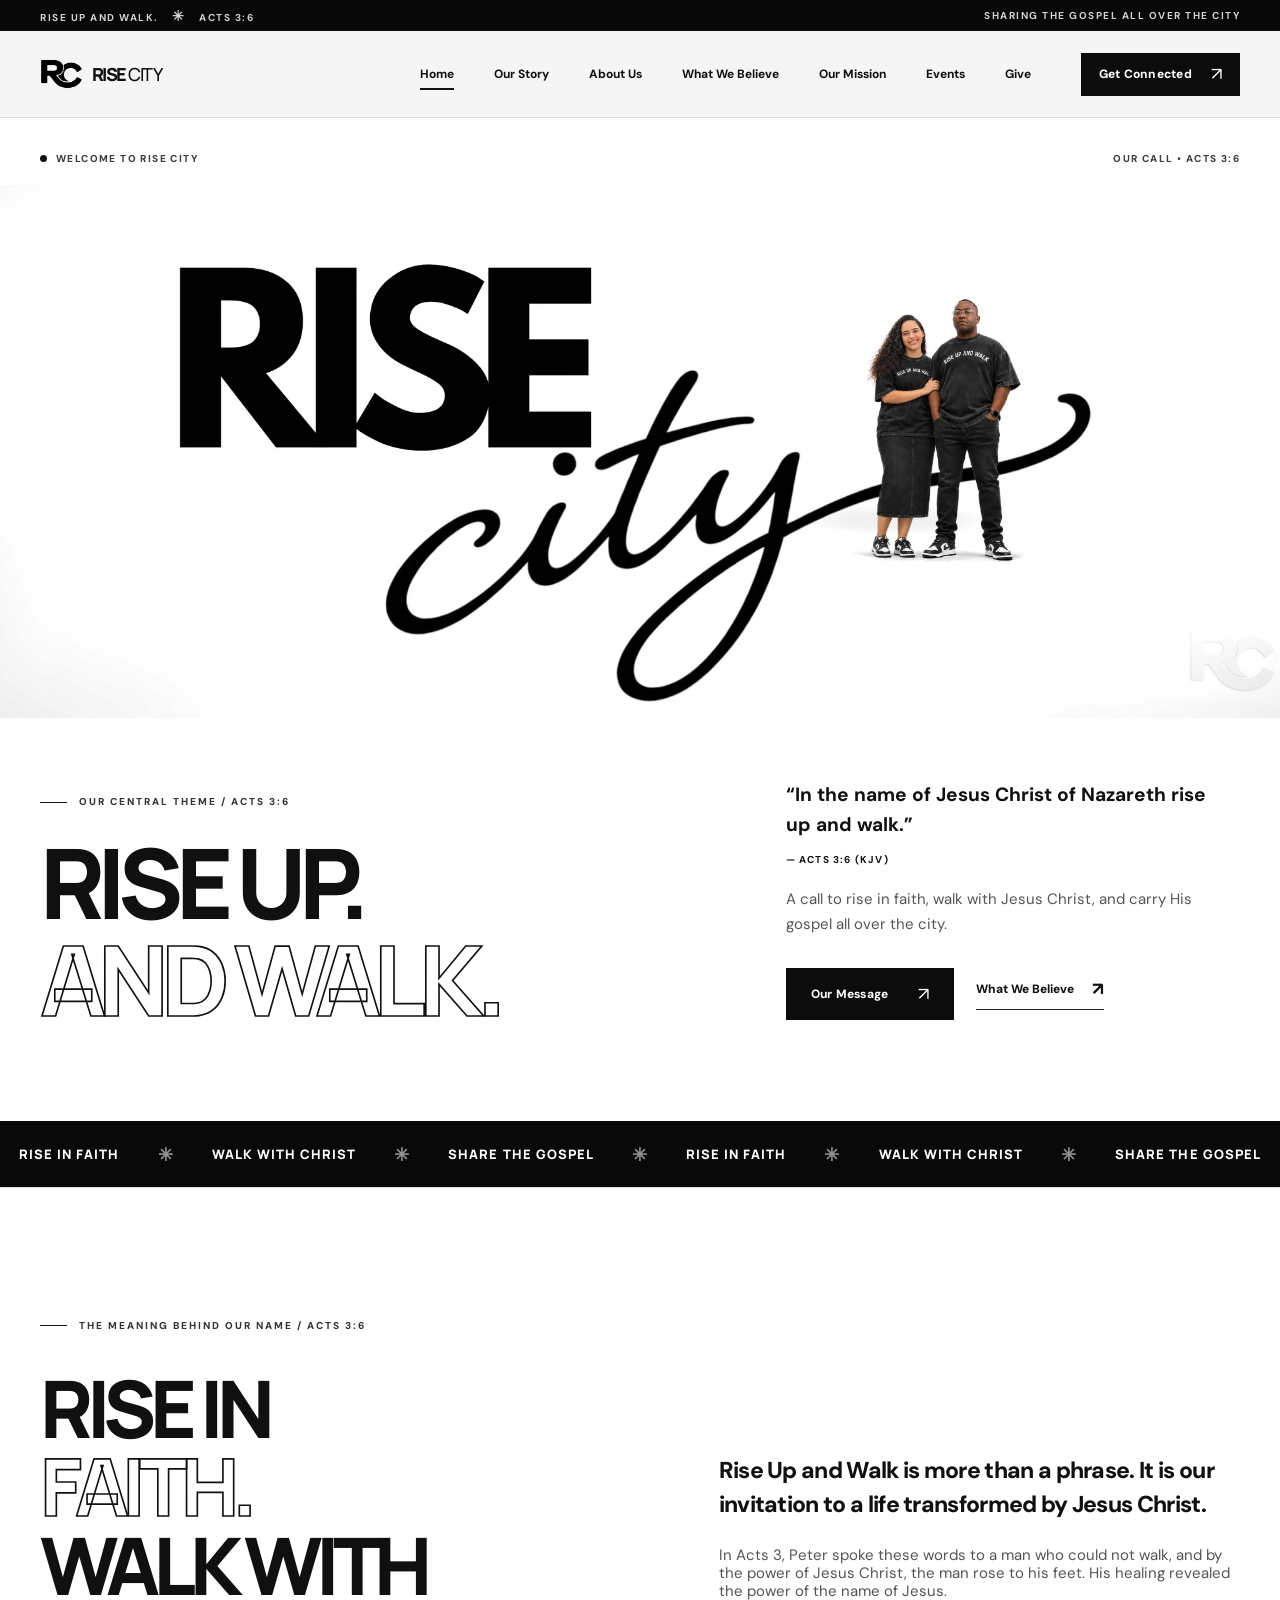
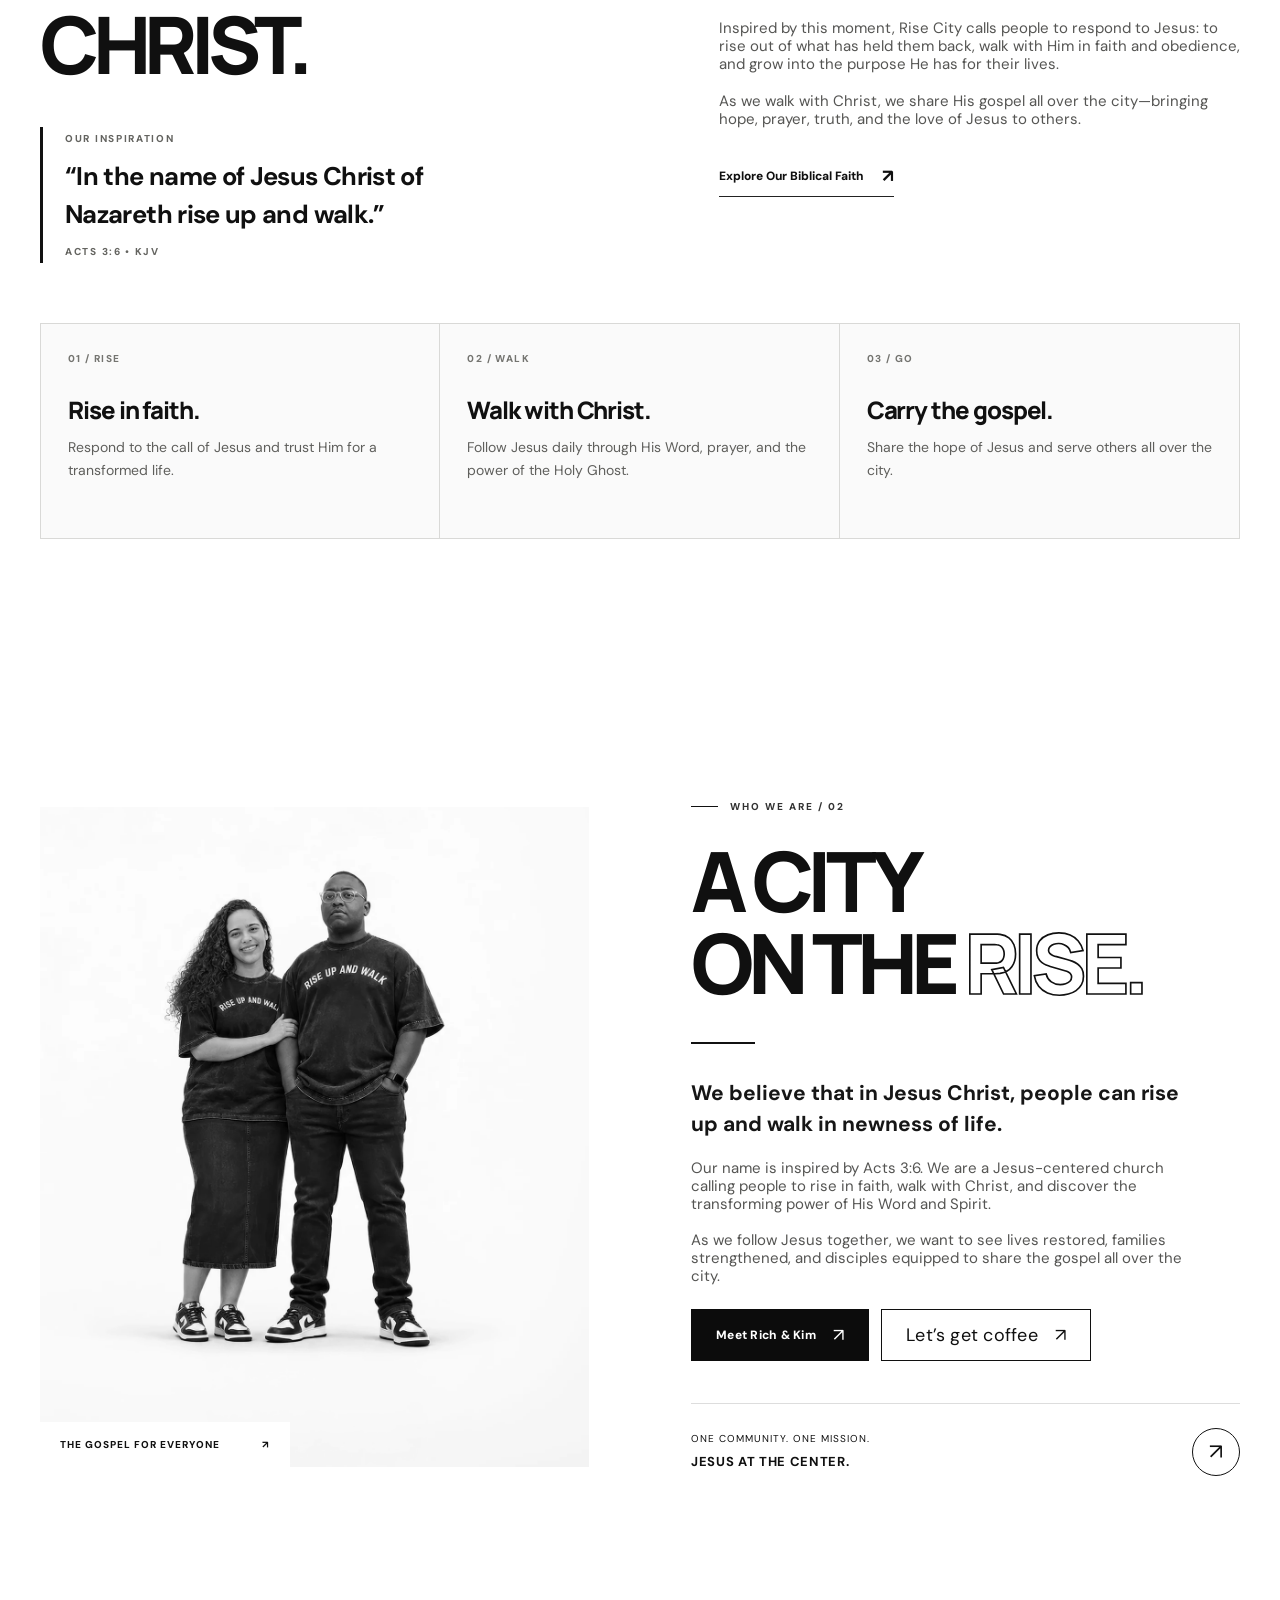
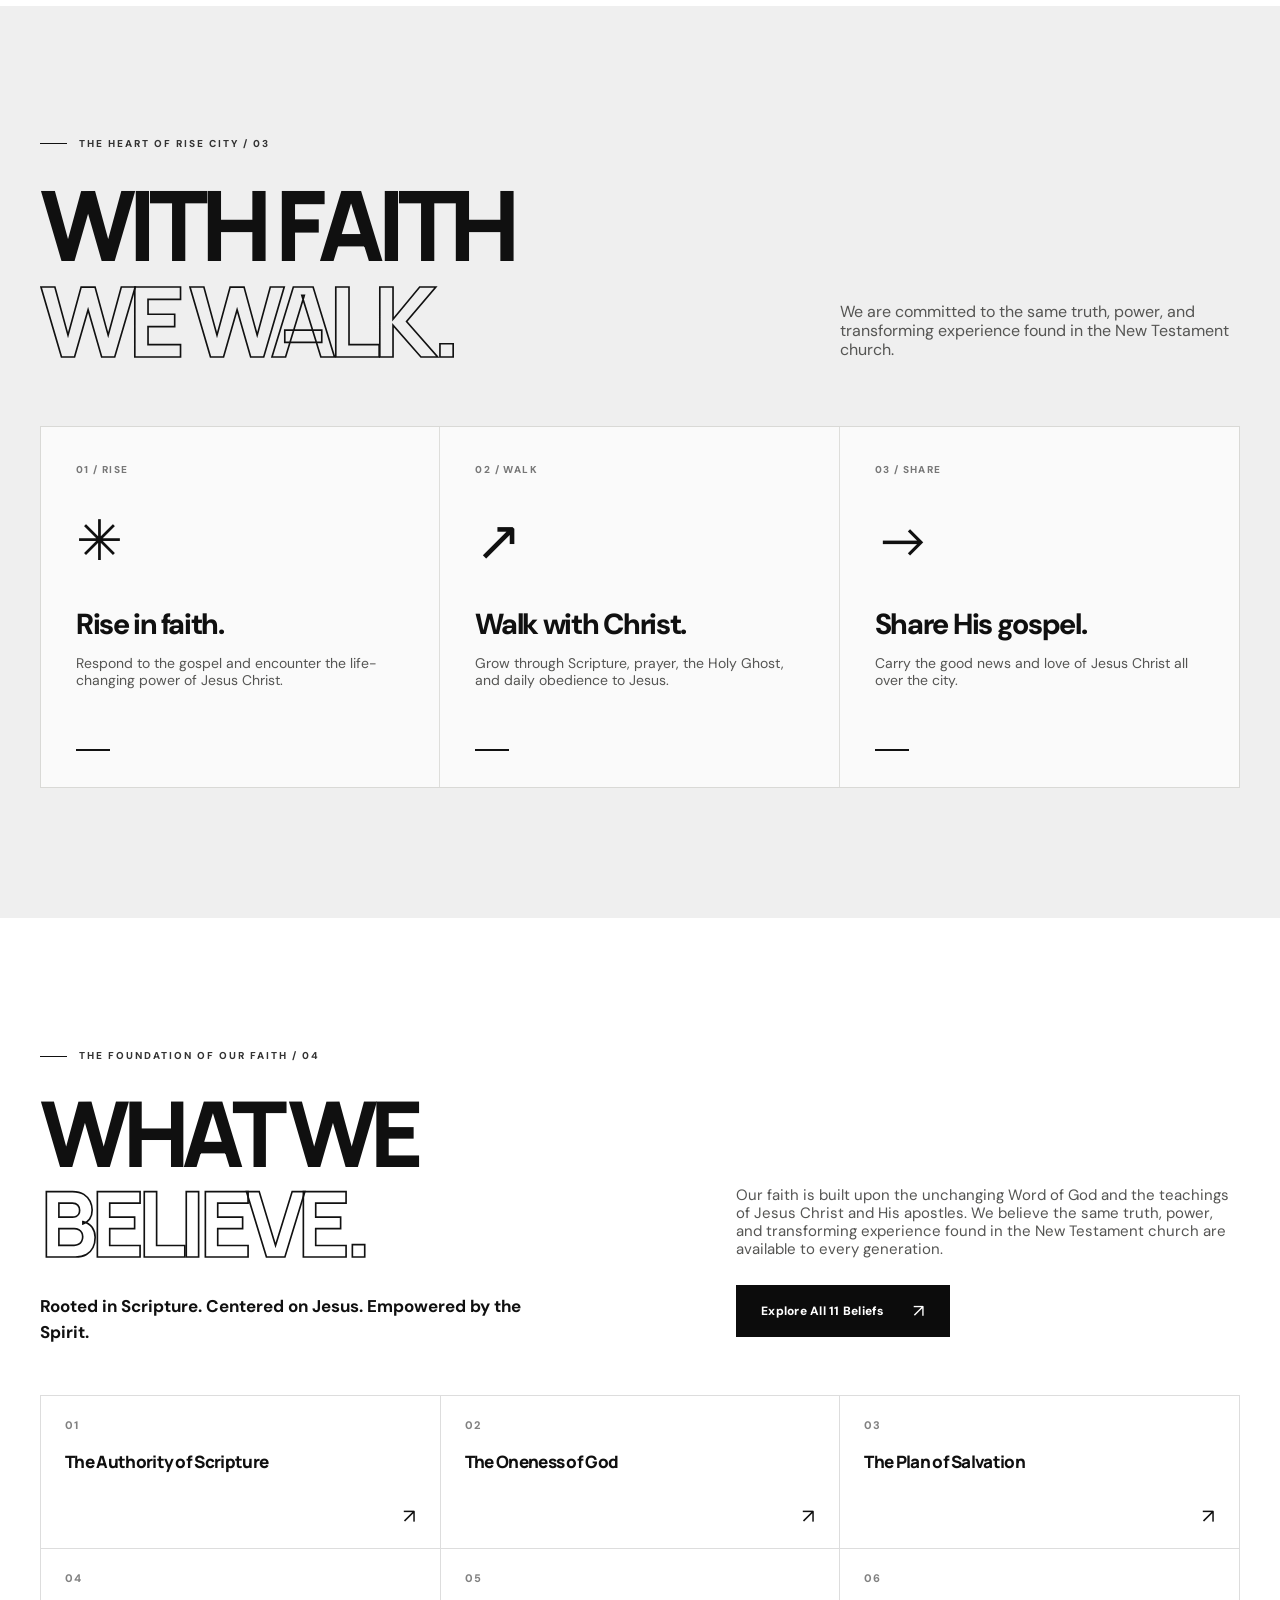
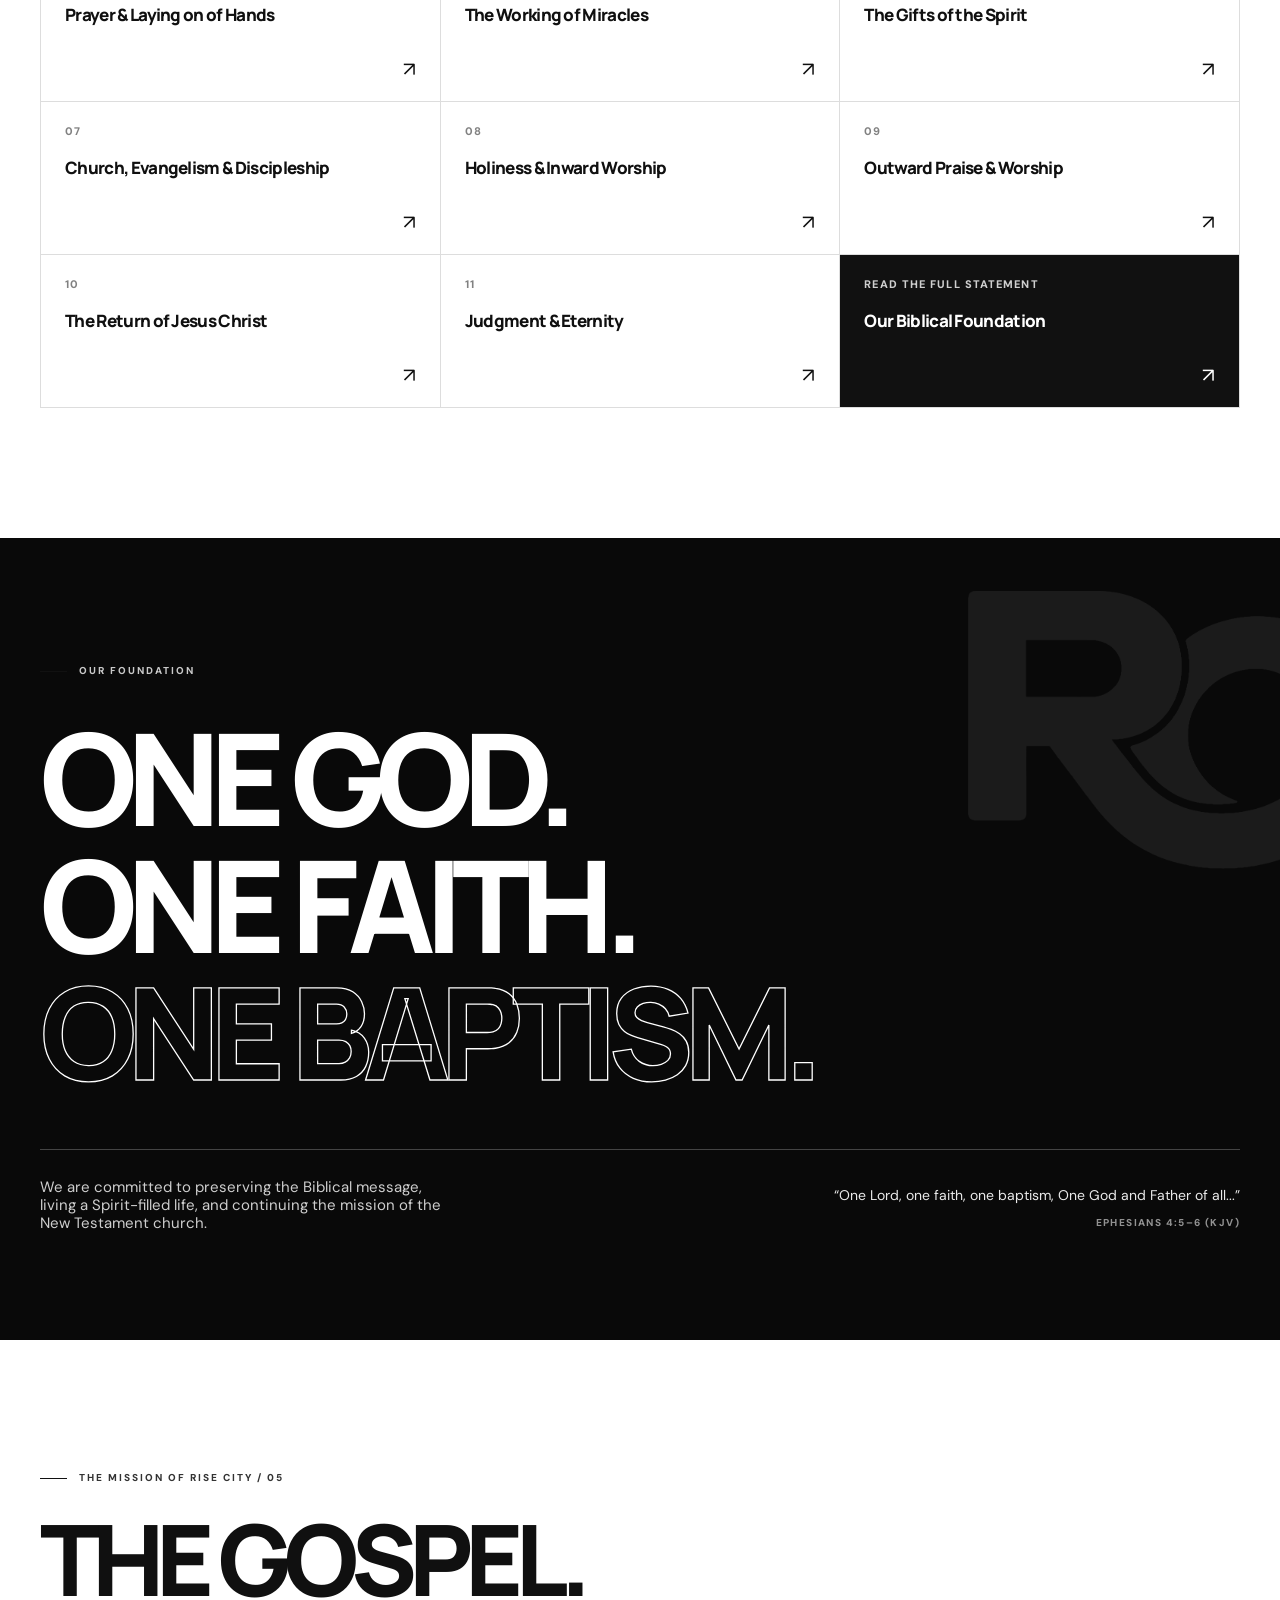
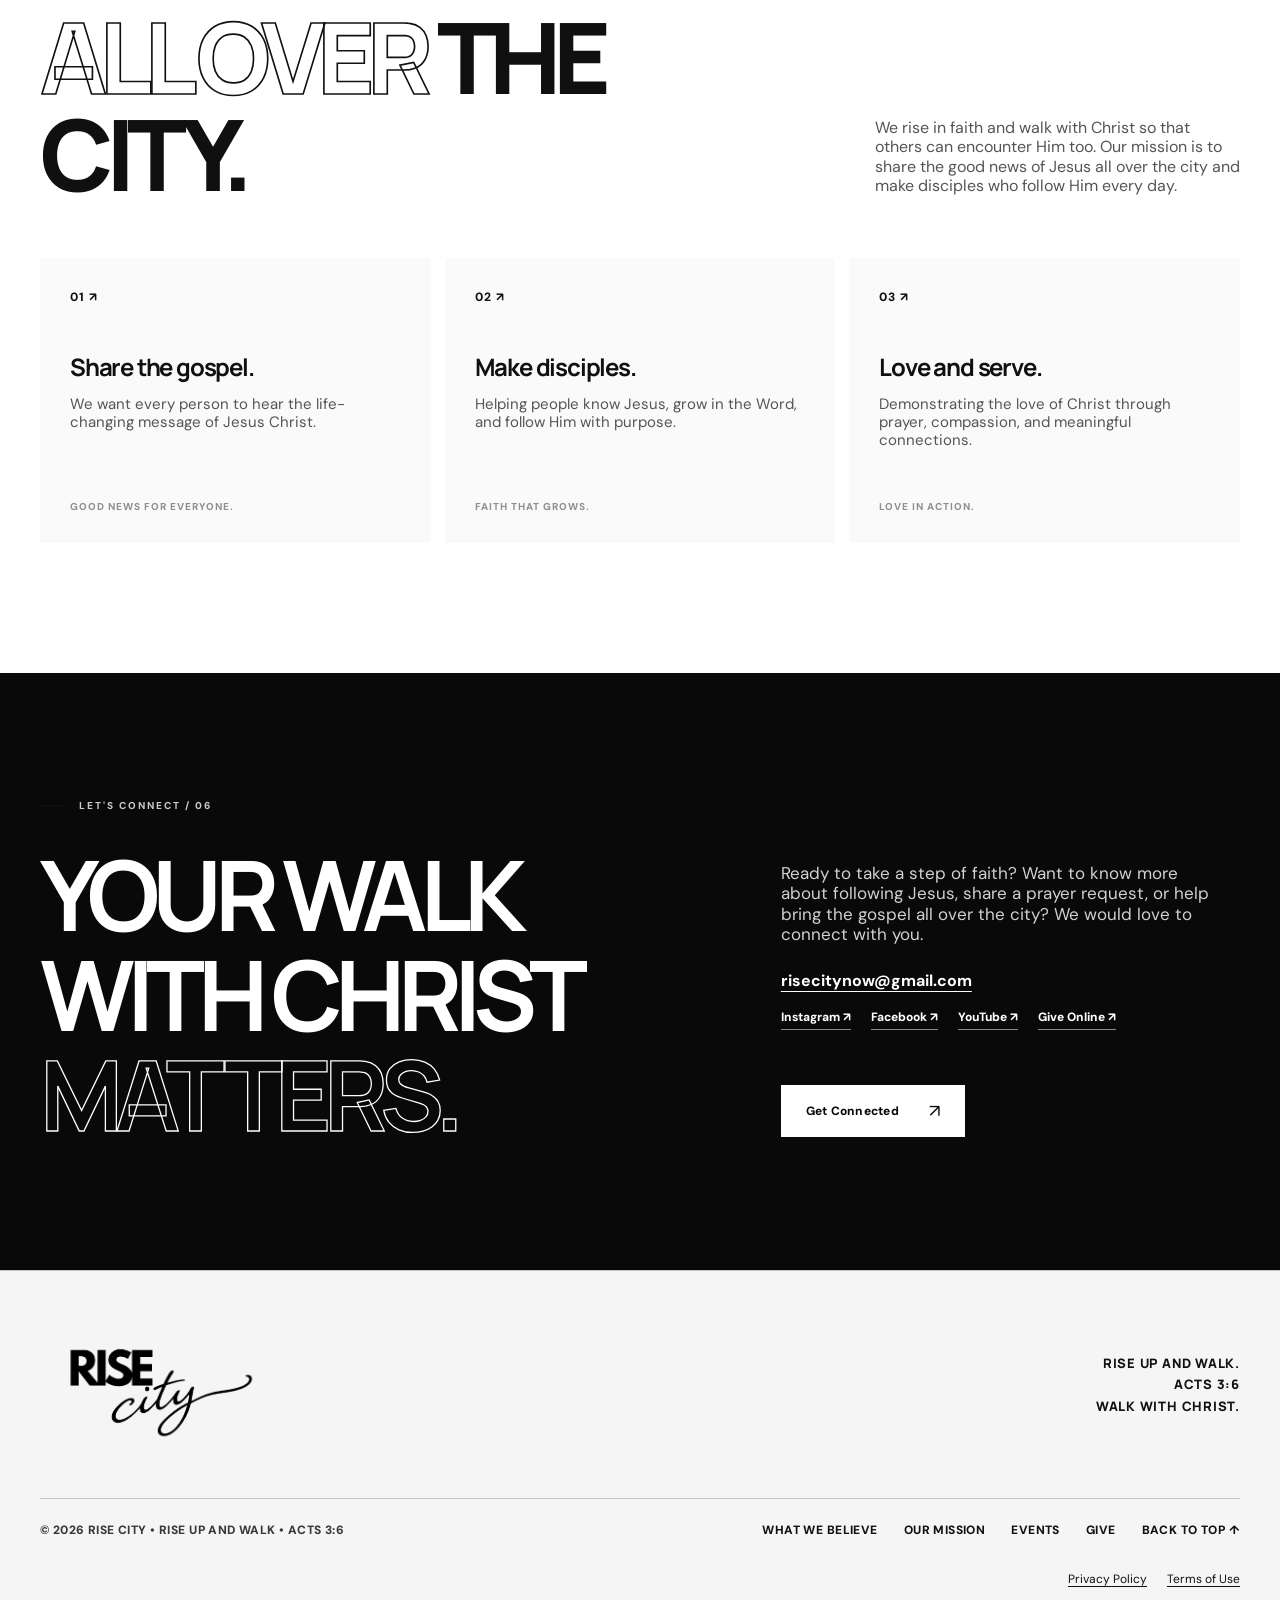
<file: index.html>
<!DOCTYPE html>

<html lang="en">
<head>
<meta charset="utf-8"/>
<meta content="width=device-width, initial-scale=1" name="viewport"/>
<meta content="#eeeeee" name="theme-color"/>
<meta content="Rise City is an Biblical community built around the call of Acts 3:6: Rise up and walk with Christ. Sharing the gospel all over the city." name="description"/>
<meta content="Rise City | Rise Up and Walk" property="og:title"/>
<meta content="Rise Up and Walk. Acts 3:6. Rise in faith, walk with Christ, and share His gospel all over the city." property="og:description"/>
<meta content="website" property="og:type"/>
<meta content="assets/rise-city-social.jpg" property="og:image"/>
<title>Rise City | Rise Up and Walk</title>
<link href="assets/favicon.png" rel="icon" type="image/png"/>
<link href="https://fonts.googleapis.com" rel="preconnect"/>
<link crossorigin="" href="https://fonts.gstatic.com" rel="preconnect"/>
<link href="https://fonts.googleapis.com/css2?family=DM+Sans:wght@400;500;600;700;800&amp;family=Manrope:wght@400;500;600;700;800&amp;family=Inter:wght@400;500;600;700;800&amp;family=Space+Grotesk:wght@400;500;600;700&amp;family=Playfair+Display:wght@400;500;600;700;800&amp;display=swap" rel="stylesheet"/>
<link href="styles.css" rel="stylesheet"/>

<script defer="" src="script.js"></script><script defer src="cms-content.js"></script><script defer src="page-links.js"></script>
</head>
<body>
<a class="skip-link" href="#main">Skip to content</a>
<div class="topline"><div class="wrap topbar-inner"><span>RISE UP AND WALK. <span class="topline-star">✳</span> ACTS 3:6</span><span>SHARING THE GOSPEL ALL OVER THE CITY</span></div></div>
<header class="site-header" id="top">
<div class="wrap nav-shell">
<a aria-label="Rise City — home" class="brand" href="index.html"><img alt="" height="798" src="assets/rc-monogram.png" width="1107"/><span>RISE <strong>CITY</strong></span></a>
<nav aria-label="Main navigation" class="nav-links">
<a class="nav-active" href="#top">Home</a>
<a href="#our-story">Our Story</a>
<a href="beliefs.html">What We Believe</a>
<a href="#mission">Our Mission</a>
</nav>
<div class="nav-right"><a class="btn btn-black btn-small" href="#connect">Get Connected <span aria-hidden="true">↗</span></a><button aria-controls="mobile-menu" aria-expanded="false" aria-label="Open navigation" class="menu-button" id="menu-button" type="button"><span></span><span></span></button></div>
</div>
<nav aria-label="Mobile navigation" class="mobile-menu" hidden="" id="mobile-menu">
<a href="#top">Home <span aria-hidden="true">↗</span></a><a href="#our-story">Our Story <span aria-hidden="true">↗</span></a><a href="beliefs.html">What We Believe <span aria-hidden="true">↗</span></a><a href="#mission">Our Mission <span aria-hidden="true">↗</span></a><a href="#connect">Get Connected <span aria-hidden="true">↗</span></a>
</nav>
</header>
<main id="main">
<section aria-labelledby="hero-heading" class="hero">
<div class="hero-topline wrap"><span><span class="pulse-dot"></span> WELCOME TO RISE CITY</span><span>OUR CALL • ACTS 3:6</span></div>
<div class="hero-banner"><img alt="Rise City logo with two people in Rise Up and Walk clothing" class="hero-banner-image" fetchpriority="high" height="853" src="assets/rise-city-hero.webp" width="2048"/></div>
<div aria-label="Rise City" class="hero-mobile-art"><img alt="Rise City" class="mobile-wordmark" height="929" src="assets/rise-city-wordmark.png" width="1806"/><img alt="Two members of the Rise City community standing together" class="mobile-people" height="1560" src="assets/rise-city-people.webp" width="1200"/></div>
<div class="hero-bottom wrap">
<div class="hero-message"><div class="section-kicker"><span class="line-mark"></span> OUR CENTRAL THEME / ACTS 3:6</div>
<h1 id="hero-heading">RISE UP.<br/><span class="outline-word">AND WALK.</span></h1>
</div>
<div class="hero-bottom-right">
<p class="hero-verse">“In the name of Jesus Christ of Nazareth rise up and walk.” <strong>— ACTS 3:6 (KJV)</strong></p>
<p class="hero-invitation">A call to rise in faith, walk with Jesus Christ, and carry His gospel all over the city.</p>
<div class="button-row"><a class="btn btn-black" href="#rise-and-walk">Our Message <span aria-hidden="true">↗</span></a><a class="text-link" href="beliefs.html">What We Believe <span aria-hidden="true">↗</span></a></div>
</div>
</div>
</section>
<div class="statement-bar"><div class="statement-track"><span>RISE IN FAITH</span><i>✳</i><span>WALK WITH CHRIST</span><i>✳</i><span>SHARE THE GOSPEL</span><i>✳</i><span>RISE IN FAITH</span><i>✳</i><span>WALK WITH CHRIST</span><i>✳</i><span>SHARE THE GOSPEL</span></div></div>
<section aria-labelledby="calling-heading" class="calling section-pad" id="rise-and-walk">
<div class="wrap">
<div class="section-kicker"><span class="line-mark"></span> THE MEANING BEHIND OUR NAME / ACTS 3:6</div>
<div class="calling-layout">
<div class="calling-lead">
<h2 class="display" id="calling-heading">RISE IN<br/><span class="outline-word">FAITH.</span><br/>WALK WITH<br/>CHRIST.</h2>
<div class="calling-verse"><span>OUR INSPIRATION</span><blockquote>“In the name of Jesus Christ of Nazareth rise up and walk.”</blockquote><cite>ACTS 3:6 • KJV</cite></div>
</div>
<div class="calling-copy">
<p class="lead">Rise Up and Walk is more than a phrase. It is our invitation to a life transformed by Jesus Christ.</p>
<p>In Acts 3, Peter spoke these words to a man who could not walk, and by the power of Jesus Christ, the man rose to his feet. His healing revealed the power of the name of Jesus.</p>
<p>Inspired by this moment, Rise City calls people to respond to Jesus: to rise out of what has held them back, walk with Him in faith and obedience, and grow into the purpose He has for their lives.</p>
<p>As we walk with Christ, we share His gospel all over the city—bringing hope, prayer, truth, and the love of Jesus to others.</p>
<a class="text-link" href="beliefs.html">Explore Our Biblical Faith <span aria-hidden="true">↗</span></a>
</div>
</div>
<div aria-label="Our threefold response" class="calling-steps">
<article><span>01 / RISE</span><h3>Rise in faith.</h3><p>Respond to the call of Jesus and trust Him for a transformed life.</p></article>
<article><span>02 / WALK</span><h3>Walk with Christ.</h3><p>Follow Jesus daily through His Word, prayer, and the power of the Holy Ghost.</p></article>
<article><span>03 / GO</span><h3>Carry the gospel.</h3><p>Share the hope of Jesus and serve others all over the city.</p></article>
</div>
</div>
</section>
<section aria-labelledby="story-heading" class="story section-pad" id="our-story"><div class="wrap story-grid"><div class="story-image-wrap"><img alt="Two people wearing Rise Up and Walk shirts" height="1560" loading="lazy" src="assets/rise-city-people.webp" width="1200"/><span class="image-corner">THE GOSPEL FOR EVERYONE <span aria-hidden="true">↗</span></span></div><div class="story-copy"><div class="section-kicker"><span class="line-mark"></span> WHO WE ARE / 02</div><h2 class="display" id="story-heading">A CITY<br/>ON THE <span class="outline-word">RISE.</span></h2><div class="short-rule"></div><p class="lead">We believe that in Jesus Christ, people can rise up and walk in newness of life.</p><p>Our name is inspired by Acts 3:6. We are a Jesus-centered Biblical community calling people to rise in faith, walk with Christ, and discover the transforming power of His Word and Spirit.</p><p>As we follow Jesus together, we want to see lives restored, families strengthened, and disciples equipped to share the gospel all over the city.</p>
<a class="btn btn-black"
   href="meet-rich-and-kim.html"
   style="margin-top: 24px;">
  Meet Rich &amp; Kim
  <span aria-hidden="true">↗</span>
</a>
<div class="story-footer"><span>ONE COMMUNITY. ONE MISSION.<br/><strong>JESUS AT THE CENTER.</strong></span><a aria-label="Explore our mission" class="arrow-circle" href="#mission">↗</a></div></div></div></section>
<section aria-labelledby="heart-heading" class="pillars section-pad" id="our-heart"><div class="wrap"><div class="split-heading"><div><div class="section-kicker"><span class="line-mark"></span> THE HEART OF RISE CITY / 03</div><h2 class="display" id="heart-heading">A FAITH<br/><span class="outline-word">WE WALK.</span></h2></div><p>We are committed to the same truth, power, and transforming experience found in the New Testament church.</p></div><div class="pillar-grid"><article class="pillar"><span class="pillar-no">01 / RISE</span><div class="pillar-symbol">✳</div><h3>Rise in faith.</h3><p>Respond to the gospel and encounter the life-changing power of Jesus Christ.</p><span class="pillar-line"></span></article><article class="pillar"><span class="pillar-no">02 / WALK</span><div class="pillar-symbol">↗</div><h3>Walk with Christ.</h3><p>Grow through Scripture, prayer, the Holy Ghost, and daily obedience to Jesus.</p><span class="pillar-line"></span></article><article class="pillar"><span class="pillar-no">03 / SHARE</span><div class="pillar-symbol">→</div><h3>Share His gospel.</h3><p>Carry the good news and love of Jesus Christ all over the city.</p><span class="pillar-line"></span></article></div></div></section>
<section aria-labelledby="beliefs-heading" class="beliefs-preview section-pad" id="beliefs"><div class="wrap"><div class="section-kicker"><span class="line-mark"></span> THE FOUNDATION OF OUR FAITH / 04</div><div class="believers-intro"><div><h2 class="display" id="beliefs-heading">WHAT WE<br/><span class="outline-word">BELIEVE.</span></h2><p class="lead">Rooted in Scripture. Centered on Jesus. Empowered by the Spirit.</p></div><div class="intro-right"><p>Our faith is built upon the unchanging Word of God and the teachings of Jesus Christ and His apostles. We believe the same truth, power, and transforming experience found in the New Testament church are available to every generation.</p><a class="btn btn-black" href="beliefs.html">Explore All 11 Beliefs <span aria-hidden="true">↗</span></a></div></div><div class="belief-link-grid">
<a class="belief-link" href="beliefs.html#scripture"><span>01</span><strong>The Authority of Scripture</strong><b>↗</b></a>
<a class="belief-link" href="beliefs.html#oneness"><span>02</span><strong>The Oneness of God</strong><b>↗</b></a>
<a class="belief-link" href="beliefs.html#salvation"><span>03</span><strong>The Plan of Salvation</strong><b>↗</b></a>
<a class="belief-link" href="beliefs.html#prayer"><span>04</span><strong>Prayer &amp; Laying on of Hands</strong><b>↗</b></a>
<a class="belief-link" href="beliefs.html#miracles"><span>05</span><strong>The Working of Miracles</strong><b>↗</b></a>
<a class="belief-link" href="beliefs.html#gifts"><span>06</span><strong>The Gifts of the Spirit</strong><b>↗</b></a>
<a class="belief-link" href="beliefs.html#church"><span>07</span><strong>Church, Evangelism &amp; Discipleship</strong><b>↗</b></a>
<a class="belief-link" href="beliefs.html#holiness"><span>08</span><strong>Holiness &amp; Inward Worship</strong><b>↗</b></a>
<a class="belief-link" href="beliefs.html#praise"><span>09</span><strong>Outward Praise &amp; Worship</strong><b>↗</b></a>
<a class="belief-link" href="beliefs.html#return"><span>10</span><strong>The Return of Jesus Christ</strong><b>↗</b></a>
<a class="belief-link" href="beliefs.html#eternity"><span>11</span><strong>Judgment &amp; Eternity</strong><b>↗</b></a>
<a class="belief-link belief-link-all" href="beliefs.html"><span>READ THE FULL STATEMENT</span><strong>Our Biblical Foundation</strong><b>↗</b></a>
</div></div></section>
<section aria-labelledby="foundation-heading" class="foundation"><div class="wrap foundation-inner"><div class="section-kicker light-kicker"><span class="line-mark"></span> OUR FOUNDATION</div><h2 id="foundation-heading">ONE GOD.<br/>ONE FAITH.<br/><span>ONE BAPTISM.</span></h2><div class="foundation-bottom"><p>We are committed to preserving the Biblical message, living a Spirit-filled life, and continuing the mission of the New Testament church.</p><span>“One Lord, one faith, one baptism, One God and Father of all...”<br/><small>EPHESIANS 4:5–6 (KJV)</small></span></div><img alt="" aria-hidden="true" class="foundation-watermark" loading="lazy" src="assets/rc-monogram.png"/></div></section>
<section aria-labelledby="mission-heading" class="visit section-pad" id="mission"><div class="wrap"><div class="section-kicker"><span class="line-mark"></span> THE MISSION OF RISE CITY / 05</div><div class="visit-intro"><h2 class="display" id="mission-heading">THE GOSPEL.<br/><span class="outline-word">ALL OVER</span> THE CITY.</h2><p>We rise in faith and walk with Christ so that others can encounter Him too. Our mission is to share the good news of Jesus all over the city and make disciples who follow Him every day.</p></div><div class="visit-grid"><article class="visit-card"><span class="visit-icon">01 ↗</span><h3>Share the gospel.</h3><p>We want every person to hear the life-changing message of Jesus Christ.</p><span class="under-label">GOOD NEWS FOR EVERYONE.</span></article><article class="visit-card"><span class="visit-icon">02 ↗</span><h3>Make disciples.</h3><p>Helping people know Jesus, grow in the Word, and follow Him with purpose.</p><span class="under-label">FAITH THAT GROWS.</span></article><article class="visit-card"><span class="visit-icon">03 ↗</span><h3>Love and serve.</h3><p>Demonstrating the love of Christ through prayer, compassion, and meaningful connections.</p><span class="under-label">LOVE IN ACTION.</span></article></div></div></section>
<section aria-labelledby="connect-heading" class="connect-section" id="connect"><div class="wrap connect-grid"><div><div class="section-kicker light-kicker"><span class="line-mark"></span> LET'S CONNECT / 06</div><h2 id="connect-heading">YOUR WALK<br/>WITH CHRIST<br/><span>MATTERS.</span></h2></div><div class="connect-right"><p>Ready to take a step of faith? Want to know more about following Jesus, share a prayer request, or help bring the gospel all over the city? We would love to connect with you.</p><div class="contact-details" id="contact-details"><span class="contact-muted">Contact information and online links will be announced soon.</span></div><div class="social-links" id="social-links"></div><a class="btn btn-white" href="beliefs.html">See What We Believe <span aria-hidden="true">↗</span></a></div></div></section>
</main>
<footer class="footer"><div class="wrap"><div class="footer-top"><a aria-label="Rise City home" href="index.html"><img alt="Rise City" height="929" src="assets/rise-city-wordmark.png" width="1806"/></a><div class="footer-motto">RISE UP AND WALK.<br/>ACTS 3:6<br/><span>WALK WITH CHRIST.</span></div></div><div class="footer-bottom"><span>© <span id="year">2026</span> RISE CITY • RISE UP AND WALK • ACTS 3:6</span><span><a href="beliefs.html">WHAT WE BELIEVE</a> <a href="#mission">OUR MISSION</a> <a href="#top">BACK TO TOP ↑</a></span></div></div></footer>
</body>
</html>
</file>
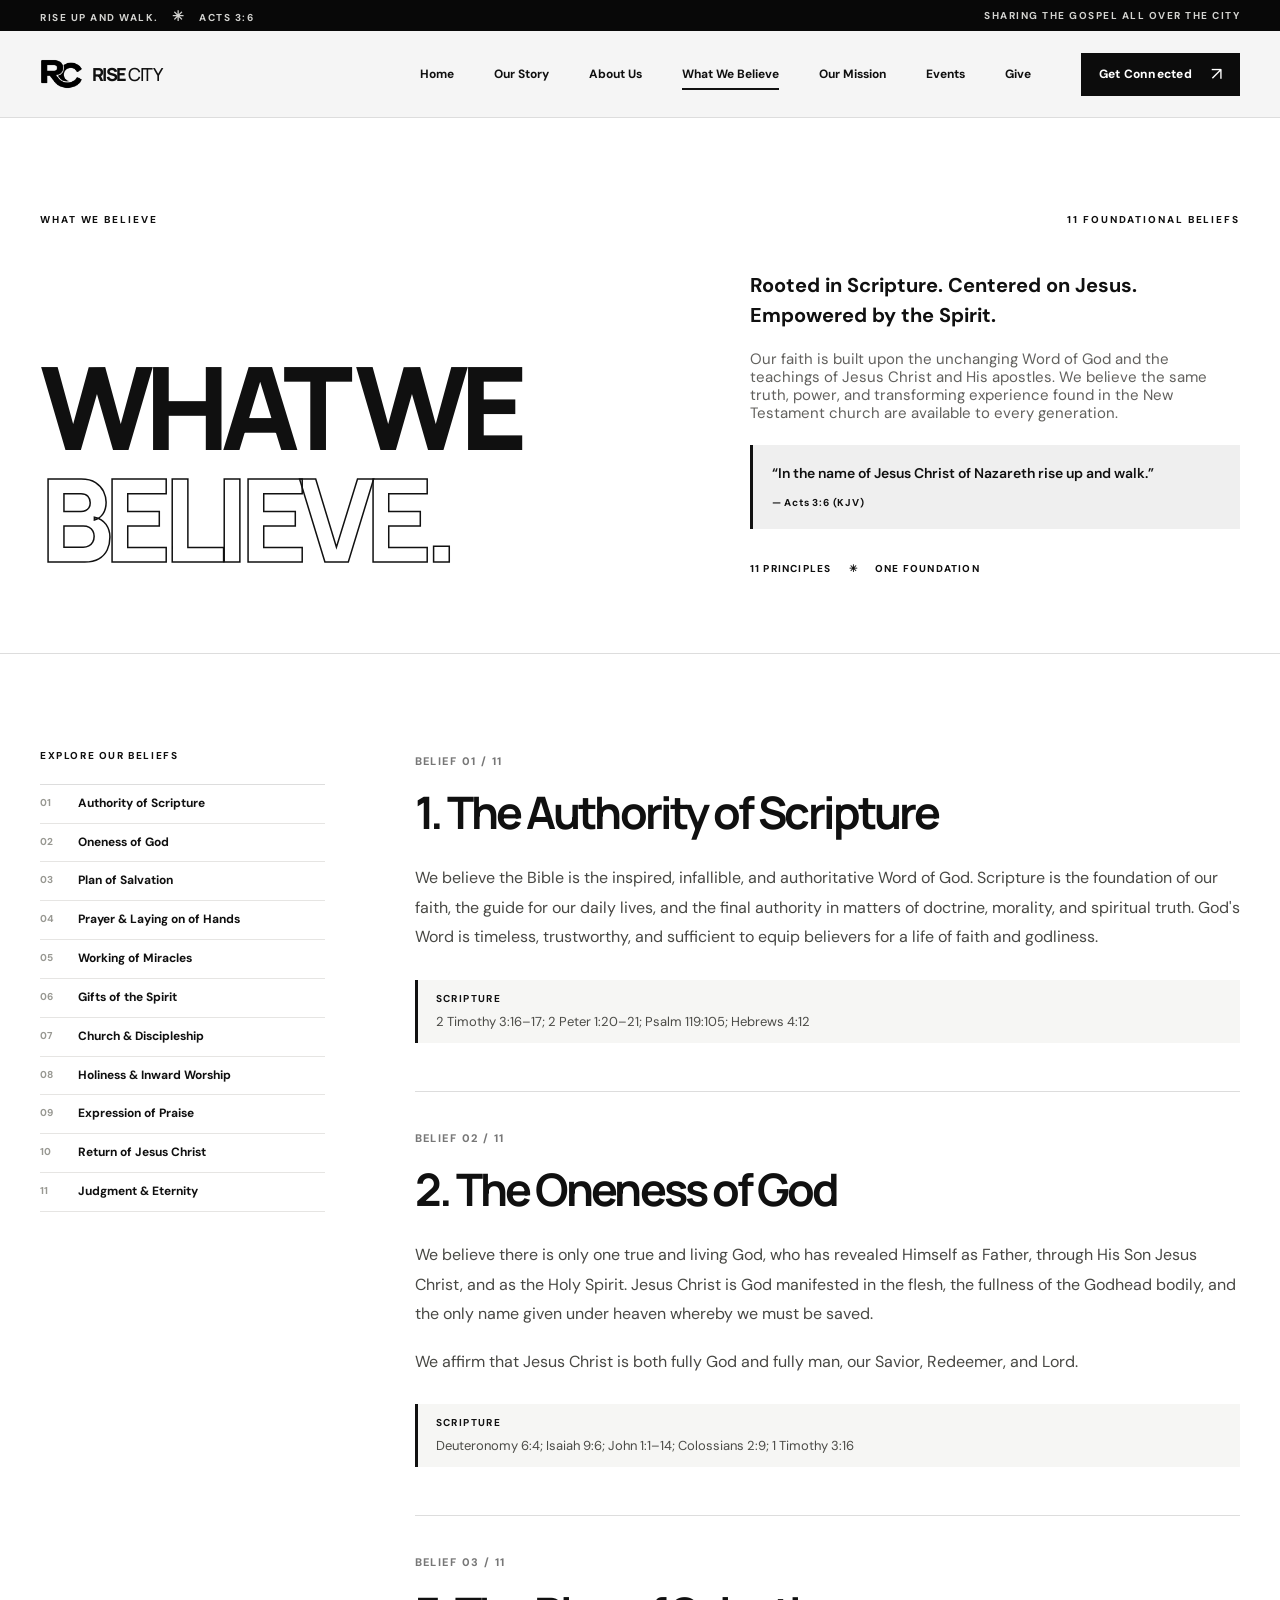
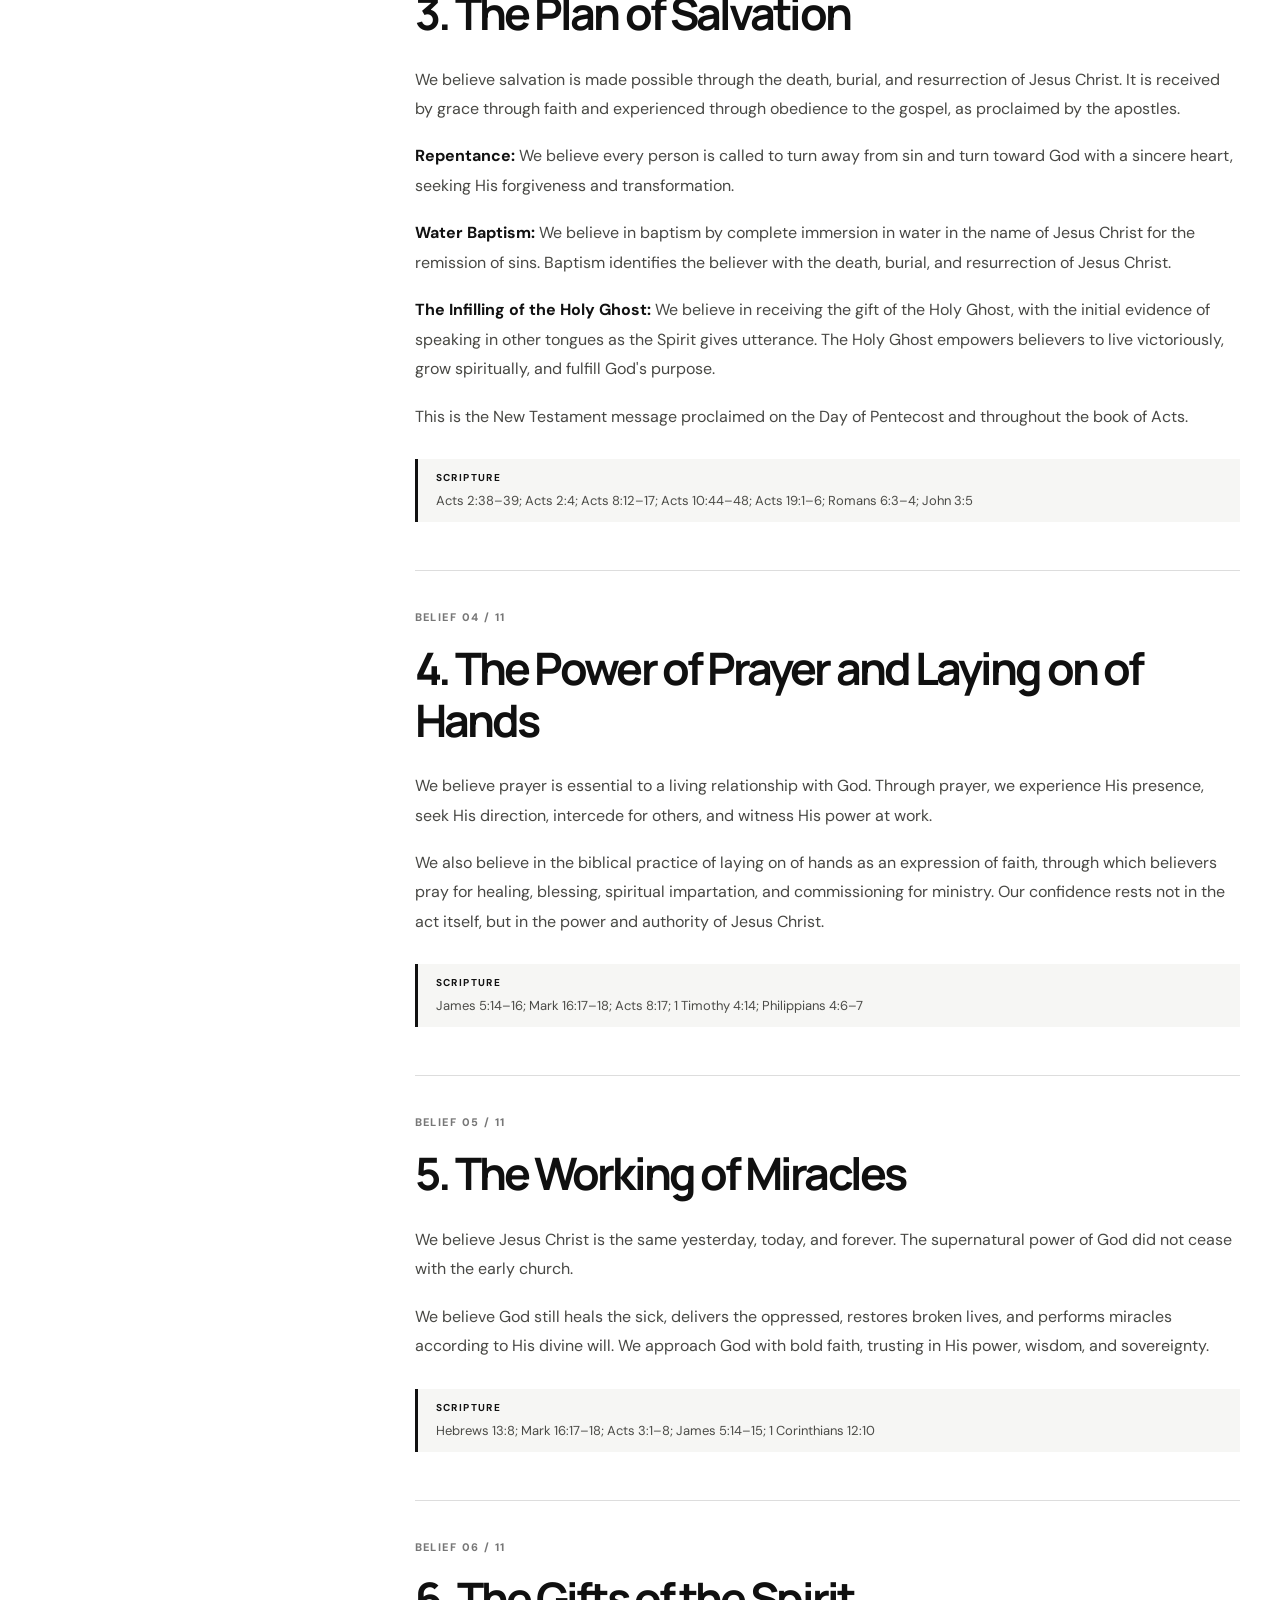
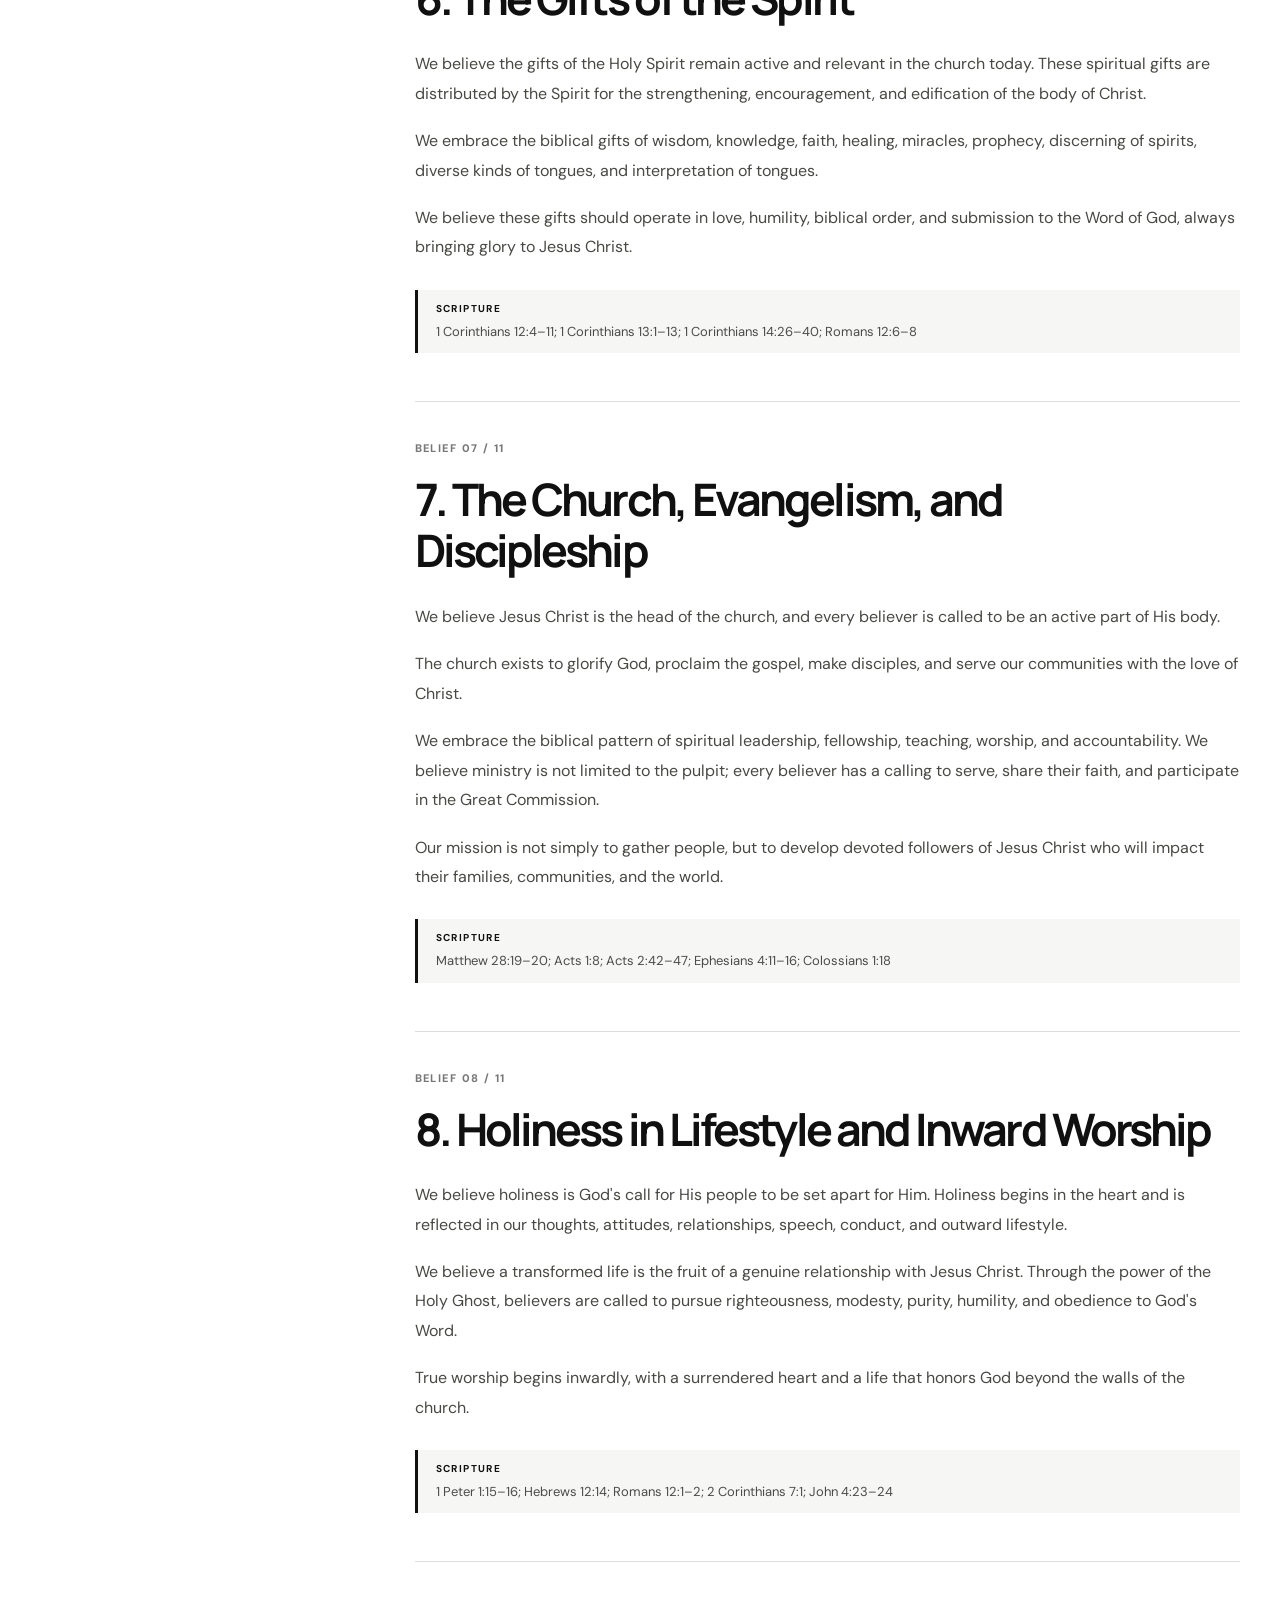
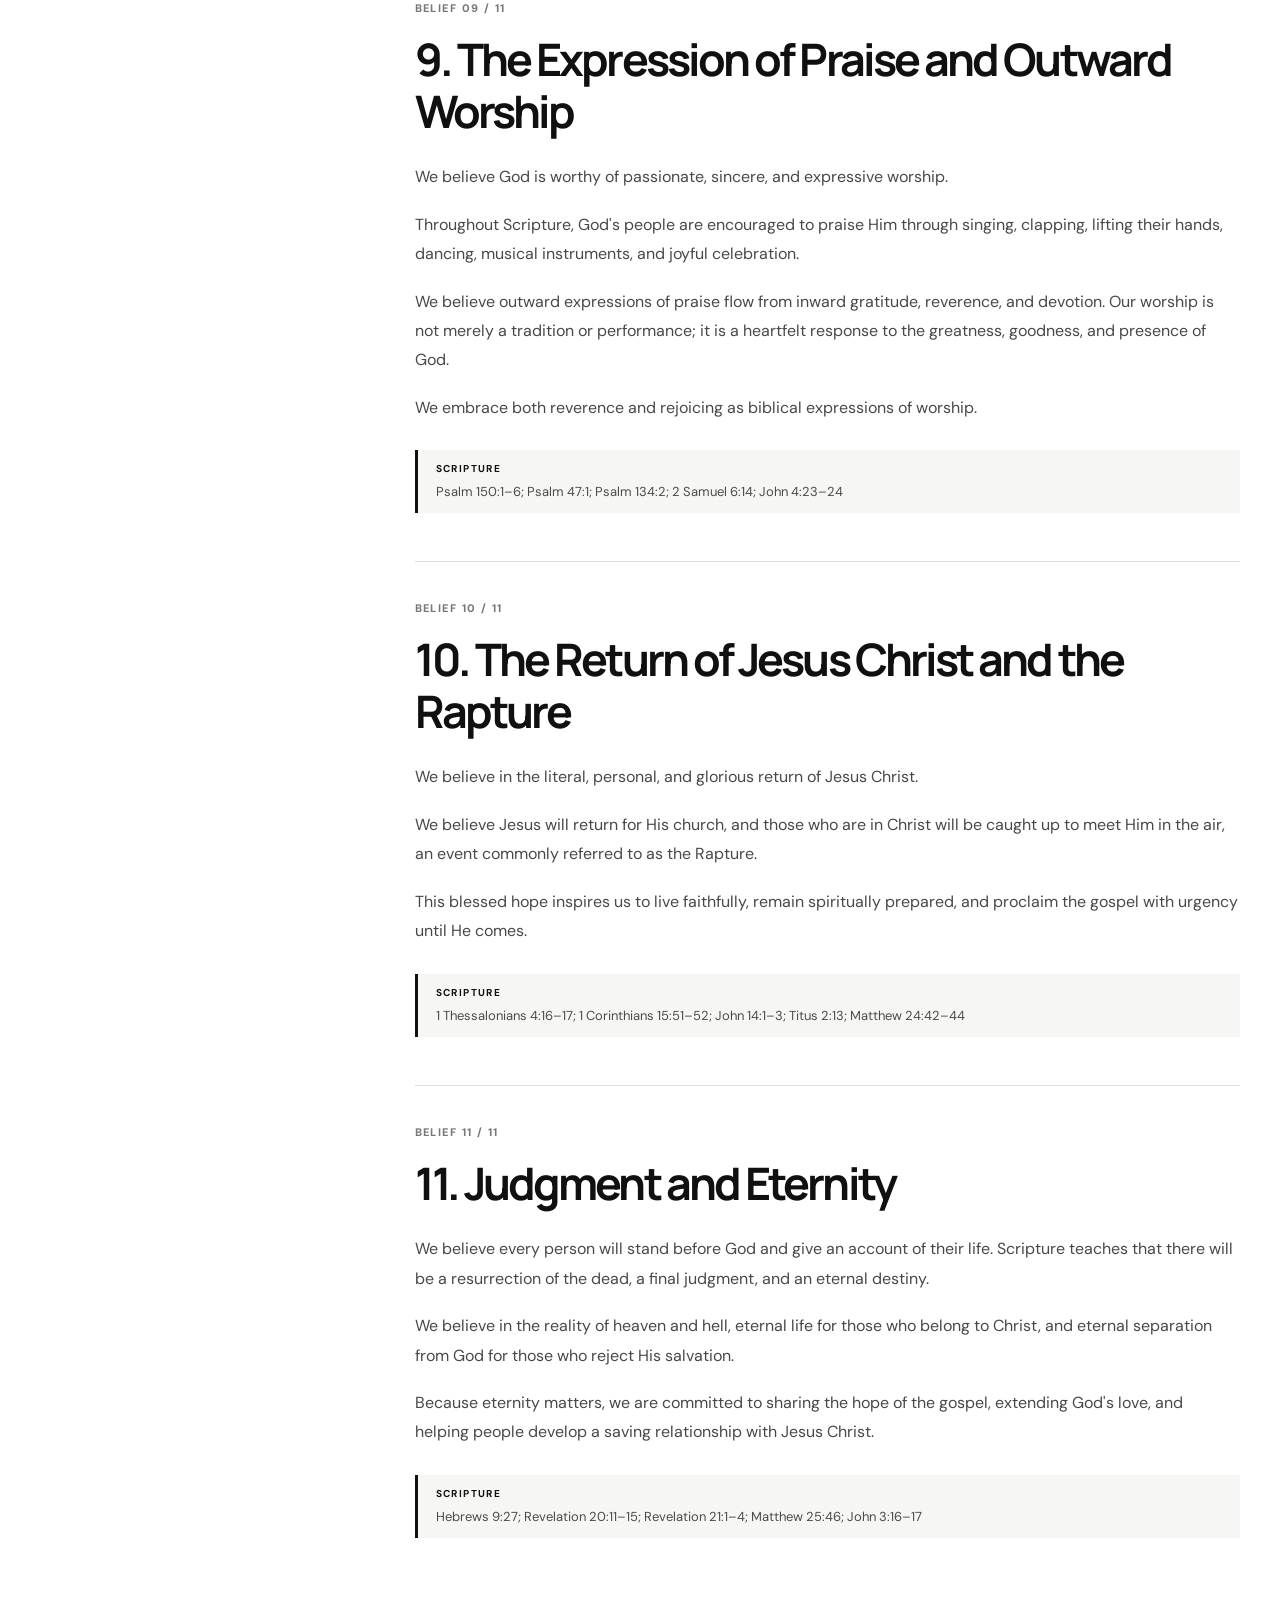
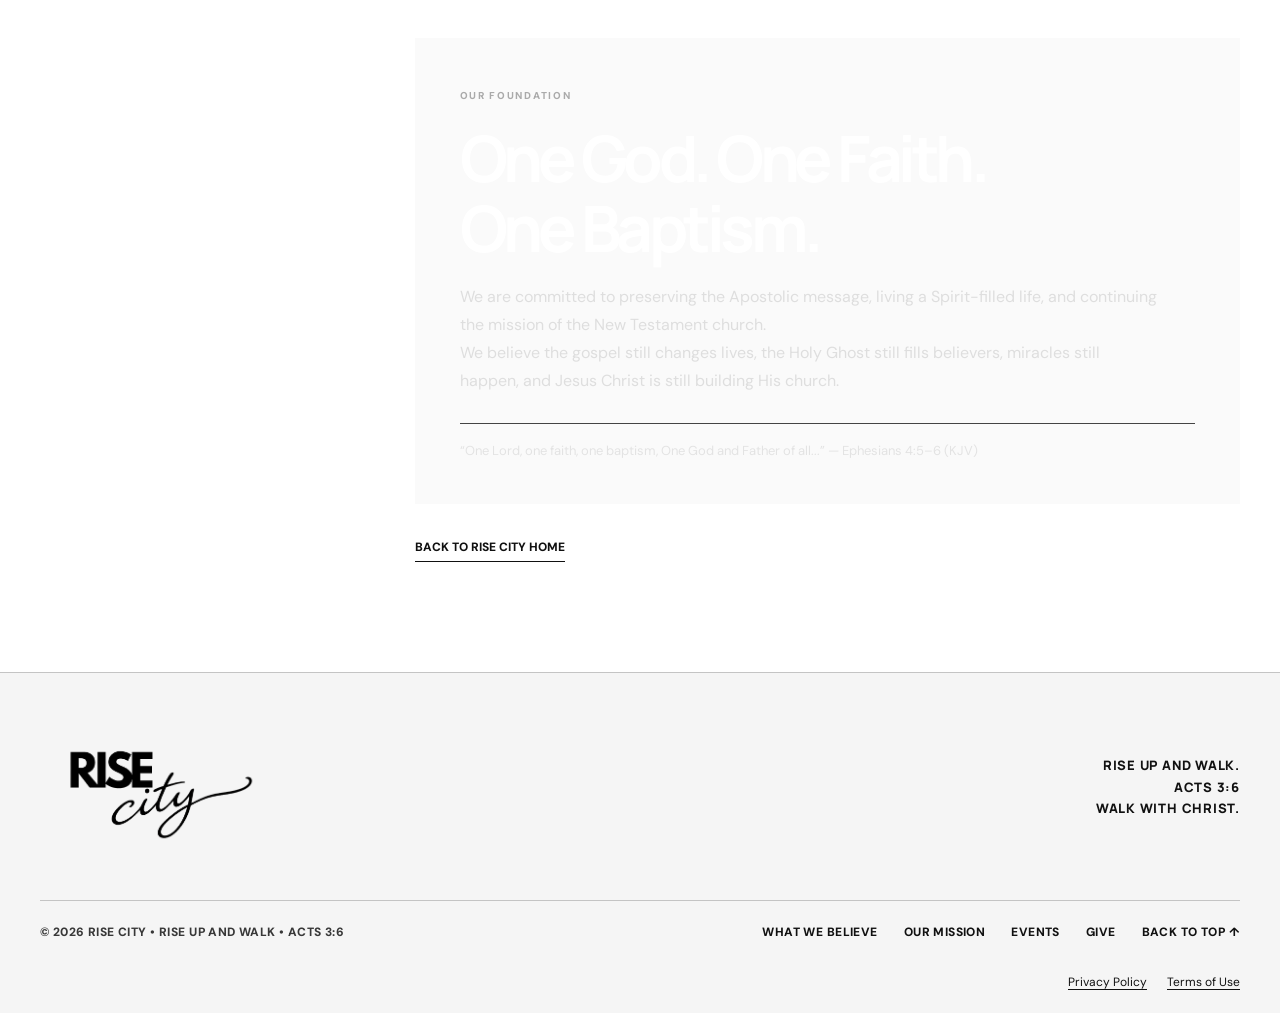
<file: beliefs.html>
<!DOCTYPE html>

<html lang="en">
<head>
<meta charset="utf-8"/><meta content="width=device-width, initial-scale=1" name="viewport"/><meta content="#eeeeee" name="theme-color"/>
<meta content="What We Believe at Rise City: our 11 foundational Apostolic beliefs, from Scripture and the Oneness of God to salvation, worship, miracles, the return of Christ and eternity." name="description"/>
<meta content="website" property="og:type"/><meta content="What We Believe | Rise City" property="og:title"/><meta content="Rise Up and Walk • Acts 3:6. Discover the Apostolic faith that shapes our daily walk with Jesus Christ." property="og:description"/><meta content="assets/rise-city-social.jpg" property="og:image"/>
<title>What We Believe | Rise City</title><link href="assets/favicon.png" rel="icon" type="image/png"/>
<link href="https://fonts.googleapis.com" rel="preconnect"/><link crossorigin="" href="https://fonts.gstatic.com" rel="preconnect"/><link href="https://fonts.googleapis.com/css2?family=DM+Sans:wght@400;500;600;700;800&amp;family=Manrope:wght@400;500;600;700;800&amp;family=Inter:wght@400;500;600;700;800&amp;family=Space+Grotesk:wght@400;500;600;700&amp;family=Playfair+Display:wght@400;500;600;700;800&amp;display=swap" rel="stylesheet"/>
<link href="styles.css" rel="stylesheet"/><script defer="" src="script.js"></script><script defer src="cms-content.js"></script><script defer src="page-links.js"></script>
</head>
<body>
<a class="skip-link" href="#main">Skip to content</a>
<div class="topline"><div class="wrap topbar-inner"><span>RISE UP AND WALK. <span class="topline-star">✳</span> ACTS 3:6</span><span>SHARING THE GOSPEL ALL OVER THE CITY</span></div></div>
<header class="site-header" id="top"><div class="wrap nav-shell">
<a aria-label="Rise City — home" class="brand" href="index.html"><img alt="" height="798" src="assets/rc-monogram.png" width="1107"/><span>RISE <strong>CITY</strong></span></a>
<nav aria-label="Main navigation" class="nav-links"><a href="index.html">Home</a><a href="index.html#our-story">Our Story</a><a aria-current="page" class="nav-active" href="beliefs.html">What We Believe</a><a href="index.html#mission">Our Mission</a></nav>
<div class="nav-right"><a class="btn btn-black btn-small" href="index.html#connect">Get Connected <span aria-hidden="true">↗</span></a><button aria-controls="mobile-menu" aria-expanded="false" aria-label="Open navigation" class="menu-button" id="menu-button" type="button"><span></span><span></span></button></div>
</div><nav aria-label="Mobile navigation" class="mobile-menu" hidden="" id="mobile-menu"><a href="index.html">Home <span aria-hidden="true">↗</span></a><a href="index.html#our-story">Our Story <span aria-hidden="true">↗</span></a><a aria-current="page" href="beliefs.html">What We Believe <span aria-hidden="true">↗</span></a><a href="index.html#mission">Our Mission <span aria-hidden="true">↗</span></a><a href="index.html#connect">Get Connected <span aria-hidden="true">↗</span></a></nav></header>
<main id="main">
<section class="beliefs-hero"><div class="wrap"><div class="bel-line"><span>RISE CITY / THE APOSTOLIC FAITH</span><span>11 FOUNDATIONAL BELIEFS</span></div><div class="bel-hero-grid"><h1 class="bel-hero-title">WHAT WE<br/><span>BELIEVE.</span></h1><div class="bel-hero-right"><p class="bel-hero-sub">Rooted in Scripture. Centered on Jesus. Empowered by the Spirit.</p><p class="bel-hero-desc">Our faith is built upon the unchanging Word of God and the teachings of Jesus Christ and His apostles. We believe the same truth, power, and transforming experience found in the New Testament church are available to every generation.</p><p class="bel-theme">“In the name of Jesus Christ of Nazareth rise up and walk.” <strong>— Acts 3:6 (KJV)</strong></p><p class="bel-hero-stat">11 PRINCIPLES <span style="margin-inline:14px">✳</span> ONE FOUNDATION</p></div></div></div></section>
<section class="beliefs-body"><div class="wrap beliefs-layout"><aside aria-label="Jump to a belief" class="beliefs-aside"><h2>EXPLORE OUR BELIEFS</h2><nav aria-label="Belief sections" class="toc"><a href="#scripture"><span>01</span>Authority of Scripture</a><a href="#oneness"><span>02</span>Oneness of God</a><a href="#salvation"><span>03</span>Plan of Salvation</a><a href="#prayer"><span>04</span>Prayer &amp; Laying on of Hands</a><a href="#miracles"><span>05</span>Working of Miracles</a><a href="#gifts"><span>06</span>Gifts of the Spirit</a><a href="#church"><span>07</span>Church &amp; Discipleship</a><a href="#holiness"><span>08</span>Holiness &amp; Inward Worship</a><a href="#praise"><span>09</span>Expression of Praise</a><a href="#return"><span>10</span>Return of Jesus Christ</a><a href="#eternity"><span>11</span>Judgment &amp; Eternity</a></nav></aside>
<div class="beliefs-text">
<article class="beliefs-article" id="scripture"><span class="article-number">BELIEF 01 / 11</span><h2>1. The Authority of Scripture</h2><p>We believe the Bible is the inspired, infallible, and authoritative Word of God. Scripture is the foundation of our faith, the guide for our daily lives, and the final authority in matters of doctrine, morality, and spiritual truth. God's Word is timeless, trustworthy, and sufficient to equip believers for a life of faith and godliness.</p><p class="scripture">2 Timothy 3:16–17; 2 Peter 1:20–21; Psalm 119:105; Hebrews 4:12</p></article>
<article class="beliefs-article" id="oneness"><span class="article-number">BELIEF 02 / 11</span><h2>2. The Oneness of God</h2><p>We believe there is only one true and living God, who has revealed Himself as Father, through His Son Jesus Christ, and as the Holy Spirit. Jesus Christ is God manifested in the flesh, the fullness of the Godhead bodily, and the only name given under heaven whereby we must be saved.</p><p>We affirm that Jesus Christ is both fully God and fully man, our Savior, Redeemer, and Lord.</p><p class="scripture">Deuteronomy 6:4; Isaiah 9:6; John 1:1–14; Colossians 2:9; 1 Timothy 3:16</p></article>
<article class="beliefs-article" id="salvation"><span class="article-number">BELIEF 03 / 11</span><h2>3. The Plan of Salvation</h2><p>We believe salvation is made possible through the death, burial, and resurrection of Jesus Christ. It is received by grace through faith and experienced through obedience to the gospel, as proclaimed by the apostles.</p><p><strong>Repentance:</strong> We believe every person is called to turn away from sin and turn toward God with a sincere heart, seeking His forgiveness and transformation.</p><p><strong>Water Baptism:</strong> We believe in baptism by complete immersion in water in the name of Jesus Christ for the remission of sins. Baptism identifies the believer with the death, burial, and resurrection of Jesus Christ.</p><p><strong>The Infilling of the Holy Ghost:</strong> We believe in receiving the gift of the Holy Ghost, with the initial evidence of speaking in other tongues as the Spirit gives utterance. The Holy Ghost empowers believers to live victoriously, grow spiritually, and fulfill God's purpose.</p><p>This is the New Testament message proclaimed on the Day of Pentecost and throughout the book of Acts.</p><p class="scripture">Acts 2:38–39; Acts 2:4; Acts 8:12–17; Acts 10:44–48; Acts 19:1–6; Romans 6:3–4; John 3:5</p></article>
<article class="beliefs-article" id="prayer"><span class="article-number">BELIEF 04 / 11</span><h2>4. The Power of Prayer and Laying on of Hands</h2><p>We believe prayer is essential to a living relationship with God. Through prayer, we experience His presence, seek His direction, intercede for others, and witness His power at work.</p><p>We also believe in the biblical practice of laying on of hands as an expression of faith, through which believers pray for healing, blessing, spiritual impartation, and commissioning for ministry. Our confidence rests not in the act itself, but in the power and authority of Jesus Christ.</p><p class="scripture">James 5:14–16; Mark 16:17–18; Acts 8:17; 1 Timothy 4:14; Philippians 4:6–7</p></article>
<article class="beliefs-article" id="miracles"><span class="article-number">BELIEF 05 / 11</span><h2>5. The Working of Miracles</h2><p>We believe Jesus Christ is the same yesterday, today, and forever. The supernatural power of God did not cease with the early church.</p><p>We believe God still heals the sick, delivers the oppressed, restores broken lives, and performs miracles according to His divine will. We approach God with bold faith, trusting in His power, wisdom, and sovereignty.</p><p class="scripture">Hebrews 13:8; Mark 16:17–18; Acts 3:1–8; James 5:14–15; 1 Corinthians 12:10</p></article>
<article class="beliefs-article" id="gifts"><span class="article-number">BELIEF 06 / 11</span><h2>6. The Gifts of the Spirit</h2><p>We believe the gifts of the Holy Spirit remain active and relevant in the church today. These spiritual gifts are distributed by the Spirit for the strengthening, encouragement, and edification of the body of Christ.</p><p>We embrace the biblical gifts of wisdom, knowledge, faith, healing, miracles, prophecy, discerning of spirits, diverse kinds of tongues, and interpretation of tongues.</p><p>We believe these gifts should operate in love, humility, biblical order, and submission to the Word of God, always bringing glory to Jesus Christ.</p><p class="scripture">1 Corinthians 12:4–11; 1 Corinthians 13:1–13; 1 Corinthians 14:26–40; Romans 12:6–8</p></article>
<article class="beliefs-article" id="church"><span class="article-number">BELIEF 07 / 11</span><h2>7. The Church, Evangelism, and Discipleship</h2><p>We believe Jesus Christ is the head of the church, and every believer is called to be an active part of His body.</p><p>The church exists to glorify God, proclaim the gospel, make disciples, and serve our communities with the love of Christ.</p><p>We embrace the biblical pattern of spiritual leadership, fellowship, teaching, worship, and accountability. We believe ministry is not limited to the pulpit; every believer has a calling to serve, share their faith, and participate in the Great Commission.</p><p>Our mission is not simply to gather people, but to develop devoted followers of Jesus Christ who will impact their families, communities, and the world.</p><p class="scripture">Matthew 28:19–20; Acts 1:8; Acts 2:42–47; Ephesians 4:11–16; Colossians 1:18</p></article>
<article class="beliefs-article" id="holiness"><span class="article-number">BELIEF 08 / 11</span><h2>8. Holiness in Lifestyle and Inward Worship</h2><p>We believe holiness is God's call for His people to be set apart for Him. Holiness begins in the heart and is reflected in our thoughts, attitudes, relationships, speech, conduct, and outward lifestyle.</p><p>We believe a transformed life is the fruit of a genuine relationship with Jesus Christ. Through the power of the Holy Ghost, believers are called to pursue righteousness, modesty, purity, humility, and obedience to God's Word.</p><p>True worship begins inwardly, with a surrendered heart and a life that honors God beyond the walls of the church.</p><p class="scripture">1 Peter 1:15–16; Hebrews 12:14; Romans 12:1–2; 2 Corinthians 7:1; John 4:23–24</p></article>
<article class="beliefs-article" id="praise"><span class="article-number">BELIEF 09 / 11</span><h2>9. The Expression of Praise and Outward Worship</h2><p>We believe God is worthy of passionate, sincere, and expressive worship.</p><p>Throughout Scripture, God's people are encouraged to praise Him through singing, clapping, lifting their hands, dancing, musical instruments, and joyful celebration.</p><p>We believe outward expressions of praise flow from inward gratitude, reverence, and devotion. Our worship is not merely a tradition or performance; it is a heartfelt response to the greatness, goodness, and presence of God.</p><p>We embrace both reverence and rejoicing as biblical expressions of worship.</p><p class="scripture">Psalm 150:1–6; Psalm 47:1; Psalm 134:2; 2 Samuel 6:14; John 4:23–24</p></article>
<article class="beliefs-article" id="return"><span class="article-number">BELIEF 10 / 11</span><h2>10. The Return of Jesus Christ and the Rapture</h2><p>We believe in the literal, personal, and glorious return of Jesus Christ.</p><p>We believe Jesus will return for His church, and those who are in Christ will be caught up to meet Him in the air, an event commonly referred to as the Rapture.</p><p>This blessed hope inspires us to live faithfully, remain spiritually prepared, and proclaim the gospel with urgency until He comes.</p><p class="scripture">1 Thessalonians 4:16–17; 1 Corinthians 15:51–52; John 14:1–3; Titus 2:13; Matthew 24:42–44</p></article>
<article class="beliefs-article" id="eternity"><span class="article-number">BELIEF 11 / 11</span><h2>11. Judgment and Eternity</h2><p>We believe every person will stand before God and give an account of their life. Scripture teaches that there will be a resurrection of the dead, a final judgment, and an eternal destiny.</p><p>We believe in the reality of heaven and hell, eternal life for those who belong to Christ, and eternal separation from God for those who reject His salvation.</p><p>Because eternity matters, we are committed to sharing the hope of the gospel, extending God's love, and helping people develop a saving relationship with Jesus Christ.</p><p class="scripture">Hebrews 9:27; Revelation 20:11–15; Revelation 21:1–4; Matthew 25:46; John 3:16–17</p></article>
<div class="beliefs-end"><span>OUR FOUNDATION</span><h2>One God. One Faith.<br/>One Baptism.</h2><p>We are committed to preserving the Apostolic message, living a Spirit-filled life, and continuing the mission of the New Testament church.</p><p>We believe the gospel still changes lives, the Holy Ghost still fills believers, miracles still happen, and Jesus Christ is still building His church.</p><blockquote>“One Lord, one faith, one baptism, One God and Father of all...” — Ephesians 4:5–6 (KJV)</blockquote></div>
<a class="bel-back-link" href="index.html">← BACK TO RISE CITY HOME</a>
</div></div></section>
</main>
<footer class="footer"><div class="wrap"><div class="footer-top"><a href="index.html"><img alt="Rise City" height="929" src="assets/rise-city-wordmark.png" width="1806"/></a><div class="footer-motto">RISE UP AND WALK.<br/>ACTS 3:6<br/><span>WALK WITH CHRIST.</span></div></div><div class="footer-bottom"><span>© <span id="year">2026</span> RISE CITY • RISE UP AND WALK • ACTS 3:6</span><span><a href="beliefs.html">WHAT WE BELIEVE</a><a href="index.html#mission">OUR MISSION</a><a href="#top">BACK TO TOP ↑</a></span></div></div></footer>
</body></html>
</file>
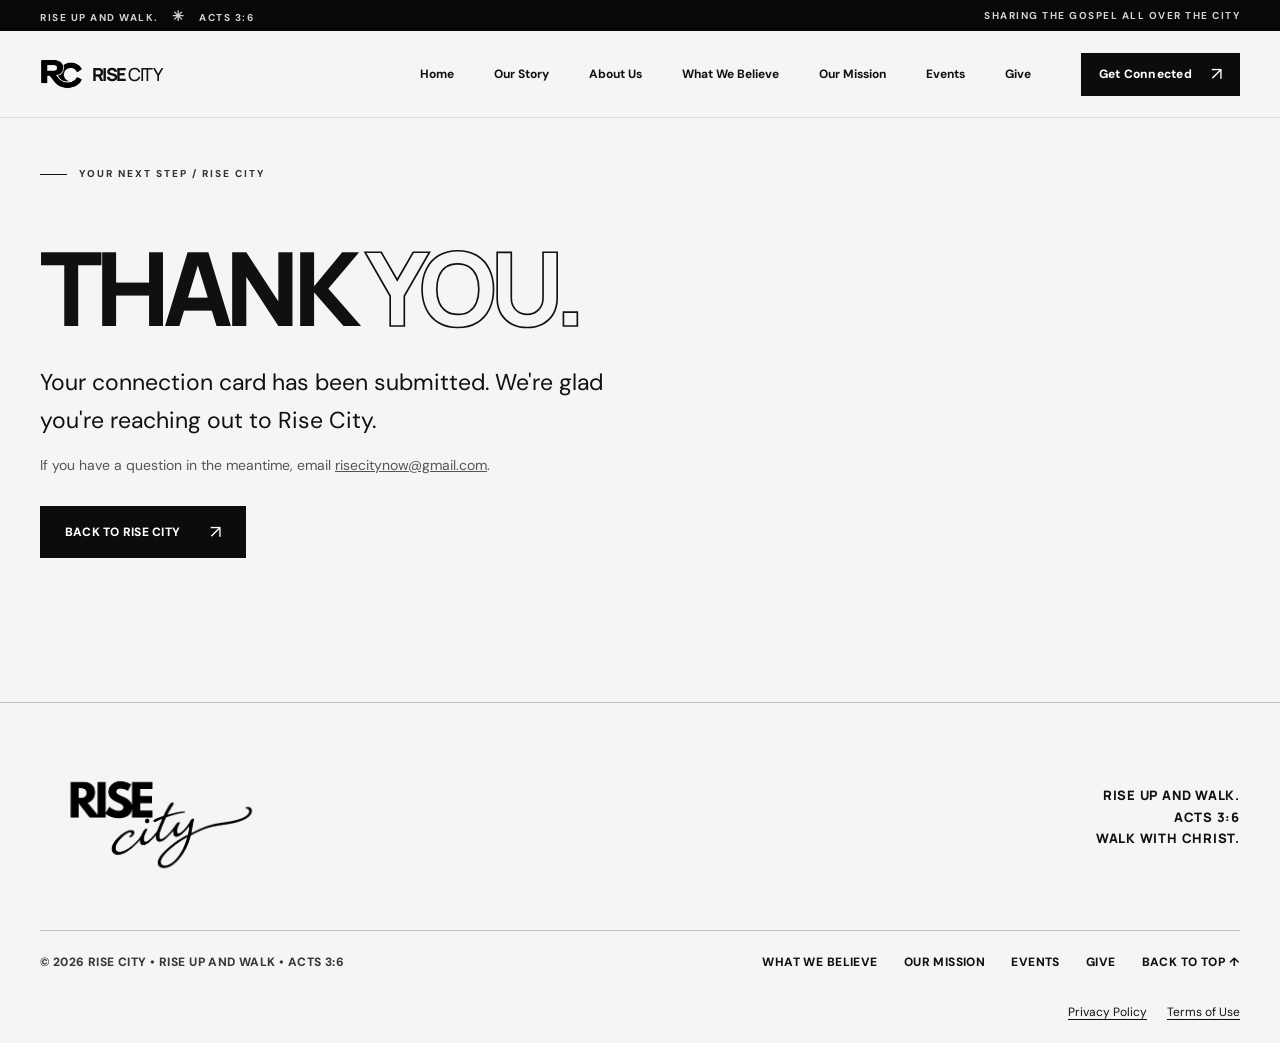
<file: connect-thanks.html>
<!doctype html><html lang="en"><head><meta charset="utf-8"><meta name="viewport" content="width=device-width,initial-scale=1"><title>Thank You | Rise City</title><meta name="robots" content="noindex"><link rel="icon" type="image/png" href="assets/favicon.png"><link rel="preconnect" href="https://fonts.googleapis.com"><link rel="preconnect" crossorigin href="https://fonts.gstatic.com"><link href="https://fonts.googleapis.com/css2?family=DM+Sans:wght@400;500;600;700;800&family=Manrope:wght@400;500;600;700;800&display=swap" rel="stylesheet"><link href="styles.css" rel="stylesheet"><link href="connect.css" rel="stylesheet"><script defer src="script.js"></script><script defer src="cms-content.js"></script><script defer src="page-links.js"></script></head><body class="page-connect"><a class="skip-link" href="#main">Skip to content</a><div class="topline"><div class="wrap topbar-inner"><span>RISE UP AND WALK. <span class="topline-star">✳</span> ACTS 3:6</span><span>SHARING THE GOSPEL ALL OVER THE CITY</span></div></div><header class="site-header" id="top"><div class="wrap nav-shell"><a aria-label="Rise City home" class="brand" href="index.html"><img alt="" src="assets/rc-monogram.png" width="1107" height="798"><span>RISE <strong>CITY</strong></span></a><nav aria-label="Main navigation" class="nav-links"><a href="index.html">Home</a><a href="index.html#our-story">Our Story</a><a href="beliefs.html">What We Believe</a><a href="index.html#mission">Our Mission</a></nav><div class="nav-right"><a class="btn btn-black btn-small" href="connect.html">Get Connected <span aria-hidden="true">↗</span></a><button aria-controls="mobile-menu" aria-expanded="false" aria-label="Open navigation" class="menu-button" id="menu-button" type="button"><span></span><span></span></button></div></div><nav aria-label="Mobile navigation" class="mobile-menu" hidden id="mobile-menu"><a href="index.html">Home <span aria-hidden="true">↗</span></a><a href="beliefs.html">What We Believe <span aria-hidden="true">↗</span></a><a href="connect.html">Get Connected <span aria-hidden="true">↗</span></a></nav></header><main id="main"><section class="connect-intro"><div class="wrap"><div class="section-kicker"><span class="line-mark"></span> YOUR NEXT STEP / RISE CITY</div><div style="max-width:850px;padding:55px 0 50px"><h1 style="font:800 clamp(54px,8vw,104px)/.98 var(--serif);letter-spacing:-.07em;margin:0 0 27px">THANK <span class="outline-word">YOU.</span></h1><p style="font-size:clamp(18px,2vw,23px);line-height:1.65;max-width:620px">Your connection card has been submitted. We're glad you're reaching out to Rise City.</p><p style="margin-top:17px;color:var(--muted);font-size:14px">If you have a question in the meantime, email <a style="text-decoration:underline" href="mailto:risecitynow@gmail.com">risecitynow@gmail.com</a>.</p><a class="btn btn-black" style="margin-top:32px" href="index.html">BACK TO RISE CITY <span aria-hidden="true">↗</span></a></div></div></section></main><footer class="footer"><div class="wrap"><div class="footer-top"><a href="index.html" aria-label="Rise City home"><img src="assets/rise-city-wordmark.png" width="1806" height="929" alt="Rise City"></a><div class="footer-motto">RISE UP AND WALK.<br>ACTS 3:6<br><span>WALK WITH CHRIST.</span></div></div><div class="footer-bottom"><span>© <span id="year">2026</span> RISE CITY • RISE UP AND WALK • ACTS 3:6</span><span><a href="beliefs.html">WHAT WE BELIEVE</a> <a href="index.html#mission">OUR MISSION</a> <a href="#top">BACK TO TOP ↑</a></span></div></div></footer></body></html>
</file>
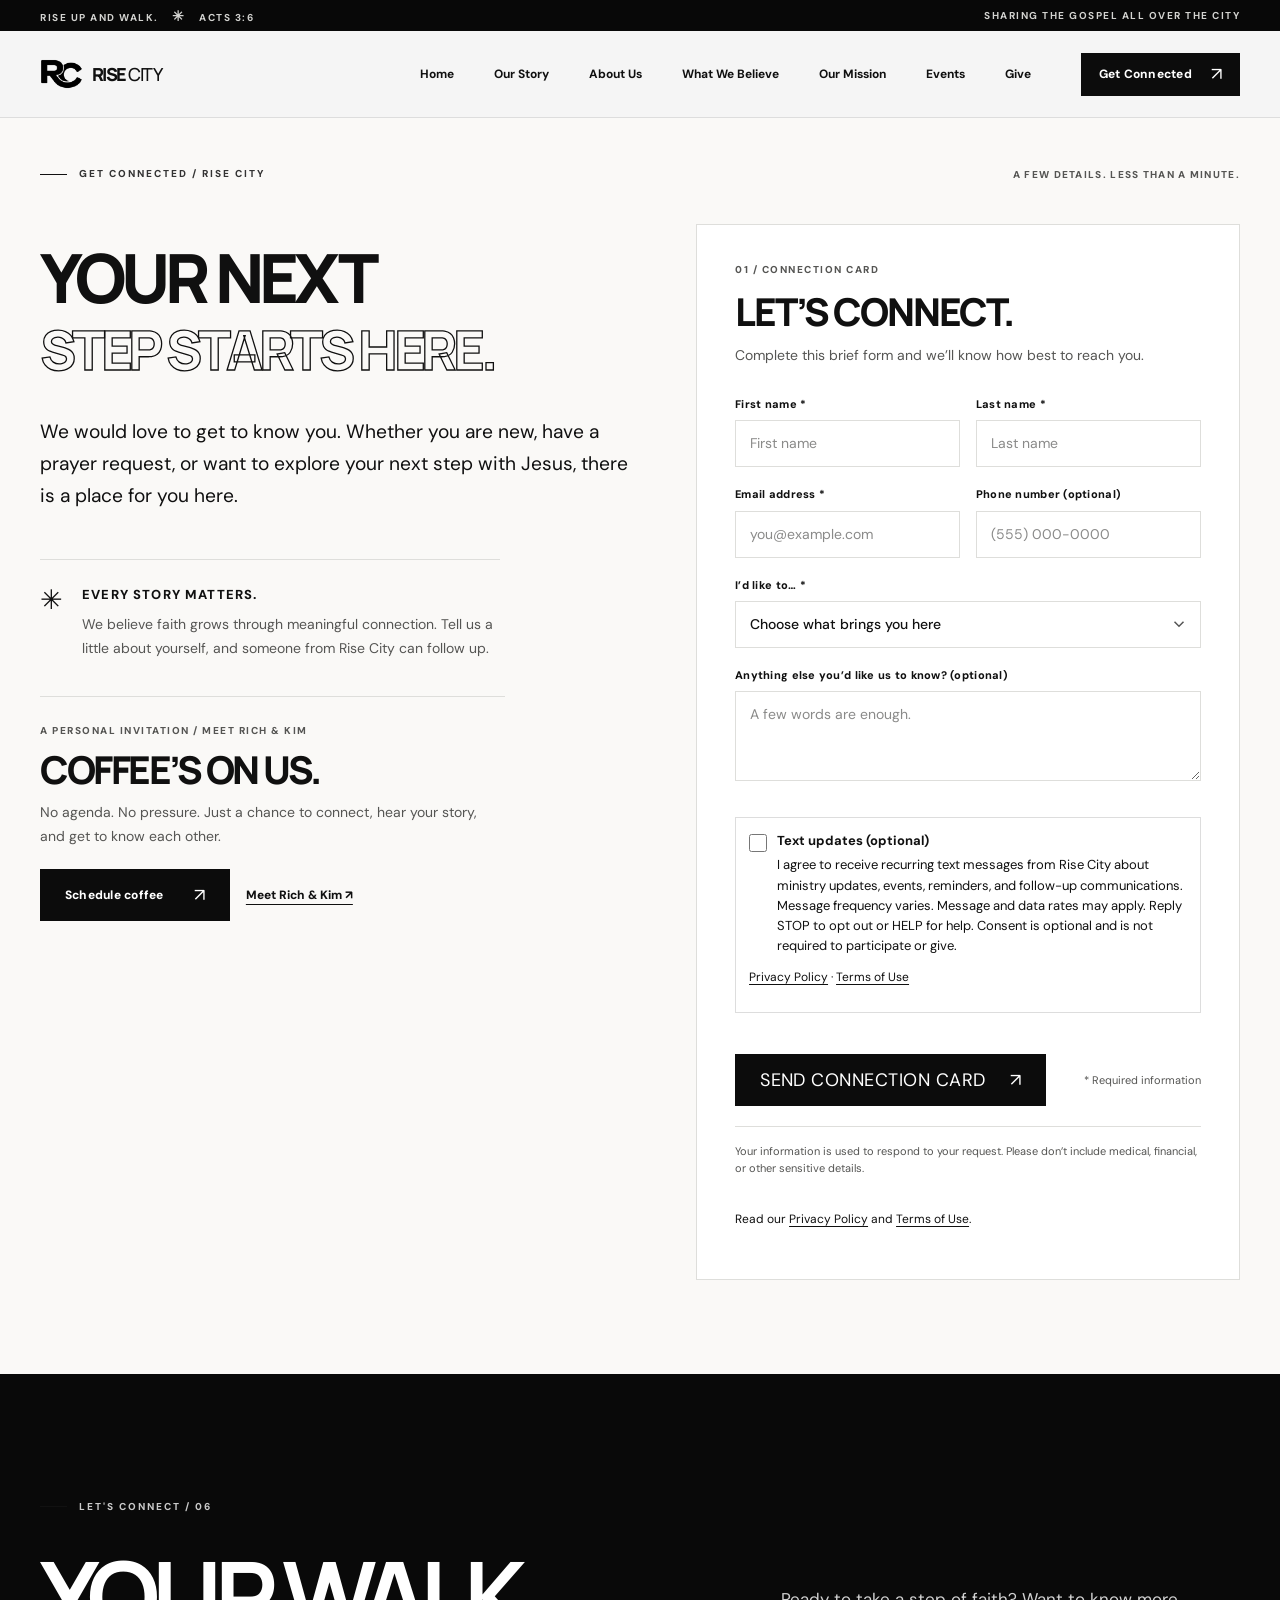
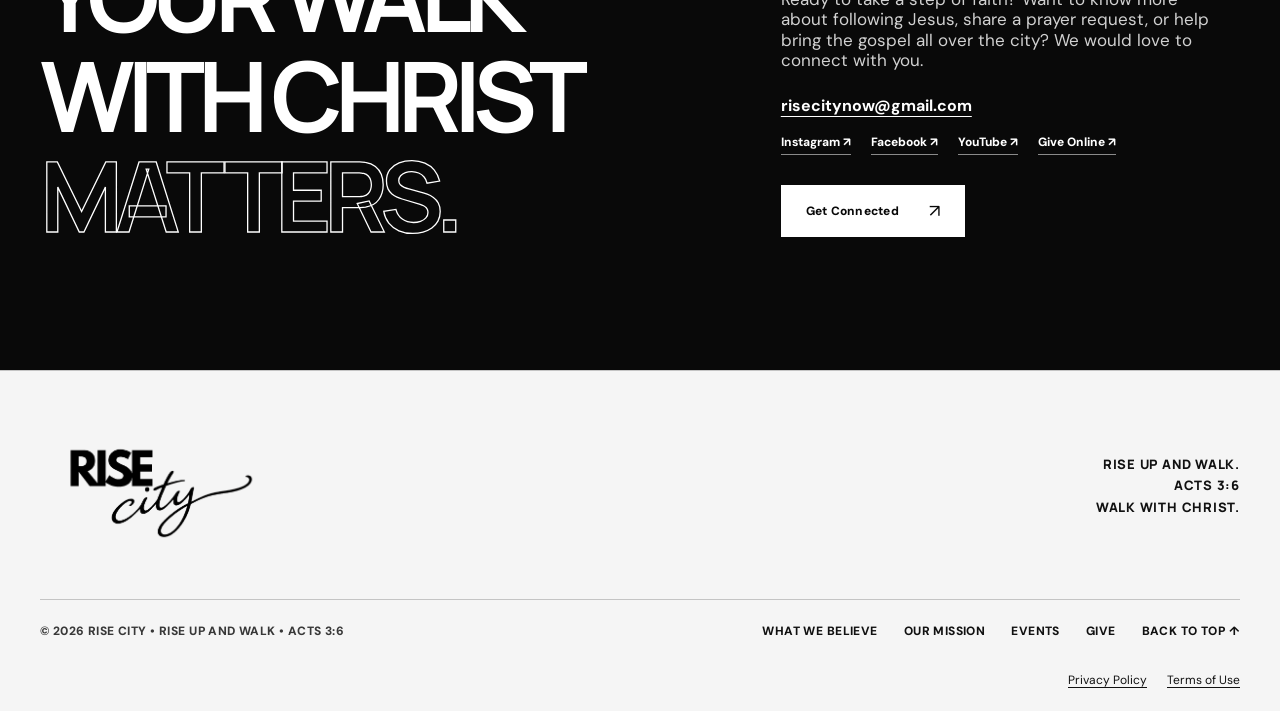
<file: connect.html>
<!doctype html>
<html lang="en"><head>
<meta charset="utf-8"><meta name="viewport" content="width=device-width,initial-scale=1">
<meta name="theme-color" content="#f5f5f5"><meta name="description" content="Get connected with Rise City—prayer, Bible study, baptism, events, and more.">
<meta property="og:title" content="Connect | Rise City"><meta property="og:description" content="We would love to get to know you. Take your next step with Rise City."><meta property="og:type" content="website"><meta property="og:image" content="assets/rise-city-social.jpg">
<title>Connect | Rise City</title><link rel="icon" href="assets/favicon.png" type="image/png">
<link rel="preconnect" href="https://fonts.googleapis.com"><link rel="preconnect" href="https://fonts.gstatic.com" crossorigin>
<link href="https://fonts.googleapis.com/css2?family=DM+Sans:wght@400;500;600;700;800&family=Manrope:wght@400;500;600;700;800&display=swap" rel="stylesheet">
<link rel="stylesheet" href="styles.css"><link rel="stylesheet" href="connect.css">
<script defer src="script.js"></script><script defer src="cms-content.js"></script><script defer src="page-links.js"></script><script defer src="connect.js"></script>
</head><body class="page-connect">
<a class="skip-link" href="#main">Skip to content</a>
<div class="topline"><div class="wrap topbar-inner"><span>RISE UP AND WALK. <span class="topline-star">✳</span> ACTS 3:6</span><span>SHARING THE GOSPEL ALL OVER THE CITY</span></div></div>
<header class="site-header" id="top"><div class="wrap nav-shell">
<a aria-label="Rise City — home" class="brand" href="index.html"><img alt="" height="798" src="assets/rc-monogram.png" width="1107"><span>RISE <strong>CITY</strong></span></a>
<nav aria-label="Main navigation" class="nav-links"><a href="index.html">Home</a><a href="index.html#our-story">Our Story</a><a href="beliefs.html">What We Believe</a><a href="index.html#mission">Our Mission</a></nav>
<div class="nav-right"><a class="btn btn-black btn-small" href="connect.html" aria-current="page">Get Connected <span aria-hidden="true">↗</span></a><button aria-controls="mobile-menu" aria-expanded="false" aria-label="Open navigation" class="menu-button" id="menu-button" type="button"><span></span><span></span></button></div>
</div><nav aria-label="Mobile navigation" class="mobile-menu" hidden id="mobile-menu"><a href="index.html">Home <span aria-hidden="true">↗</span></a><a href="index.html#our-story">Our Story <span aria-hidden="true">↗</span></a><a href="beliefs.html">What We Believe <span aria-hidden="true">↗</span></a><a href="index.html#mission">Our Mission <span aria-hidden="true">↗</span></a><a href="connect.html" aria-current="page">Get Connected <span aria-hidden="true">↗</span></a></nav></header>
<main id="main">
<section class="connect-intro" aria-labelledby="connection-page-heading"><div class="wrap">
<div class="connect-topline"><span class="section-kicker"><span class="line-mark" aria-hidden="true"></span><span data-connect="page.eyebrow">GET CONNECTED / RISE CITY</span></span><span data-connect="page.microcopy">A FEW DETAILS. LESS THAN A MINUTE.</span></div>
<div class="connect-layout"><div class="connect-copy"><h1 id="connection-page-heading"><span data-connect="page.title_first">YOUR NEXT</span><br><span class="outline-word" data-connect="page.title_outlined">STEP STARTS HERE.</span></h1><p class="connect-lead" data-connect="page.intro">We would love to get to know you. Whether you are new, have a prayer request, or want to explore your next step with Jesus, there is a place for you here.</p>
<div class="connect-side-note" id="connect-callout"><div class="connect-note-mark" aria-hidden="true">✳</div><div><h2 data-connect="page.callout_title">EVERY STORY MATTERS.</h2><p data-connect="page.callout_text">We believe faith grows through meaningful connection. Tell us a little about yourself, and someone from Rise City can follow up.</p></div></div>
</div>
<div class="connect-form-panel"><div class="connect-form-heading"><div class="connect-mini-kicker" data-connect="form.eyebrow">01 / CONNECTION CARD</div><h2 data-connect="form.heading">LET’S CONNECT.</h2><p data-connect="form.description">Complete this brief form and we’ll know how best to reach you.</p></div>
<form id="connection-form" action="https://formsubmit.co/risecitynow@gmail.com" method="POST" autocomplete="on">
<input type="hidden" name="_subject" value="New Rise City Connection Card"><input type="hidden" name="_template" value="table"><input type="hidden" name="_captcha" value="true"><input type="hidden" name="_next" value="https://risecity.now/connect-thanks.html"><input type="text" name="_honey" value="" tabindex="-1" autocomplete="off" class="connect-honeypot" aria-hidden="true">
<div class="connect-form-row"><div class="connect-field"><label for="first-name"><span data-connect="form.first_name_label">First name</span> <span aria-hidden="true">*</span></label><input id="first-name" name="first_name" type="text" autocomplete="given-name" maxlength="80" required placeholder="First name"></div><div class="connect-field"><label for="last-name"><span data-connect="form.last_name_label">Last name</span> <span aria-hidden="true">*</span></label><input id="last-name" name="last_name" type="text" autocomplete="family-name" maxlength="80" required placeholder="Last name"></div></div>
<div class="connect-form-row"><div class="connect-field"><label for="connect-email"><span data-connect="form.email_label">Email address</span> <span aria-hidden="true">*</span></label><input id="connect-email" name="email" type="email" inputmode="email" autocomplete="email" maxlength="180" required placeholder="you@example.com"></div><div class="connect-field" id="connect-phone-field"><label for="connect-phone" data-connect="form.phone_label">Phone number (optional)</label><input id="connect-phone" name="phone" type="tel" autocomplete="tel" maxlength="30" placeholder="(555) 000-0000"></div></div>
<div class="connect-field" id="connect-reason-field"><label for="connect-reason"><span data-connect="form.reason_label">I’d like to…</span> <span aria-hidden="true">*</span></label><select name="interest" id="connect-reason" required><option value="">Choose what brings you here</option><option>Learn more about Rise City</option><option>Request prayer</option><option>Join a Bible study</option><option>Learn about baptism</option><option>Learn about upcoming events</option><option>Get involved or serve</option><option>Ask a question</option></select></div>
<div class="connect-field" id="connect-message-field"><label for="connect-message" data-connect="form.message_label">Anything else you’d like us to know? (optional)</label><textarea name="message" id="connect-message" maxlength="900" rows="3" placeholder="A few words are enough."></textarea></div>
<div class="connect-form-actions"><button type="submit" class="btn btn-black connect-submit"><span data-connect="form.submit_label">SEND CONNECTION CARD</span><span aria-hidden="true">↗</span></button><span class="connect-required-hint" data-connect="form.required_hint">* Required information</span></div>
<p class="connect-privacy" id="connect-privacy" data-connect="form.privacy_text">Your information is used to respond to your request. Please don’t include medical, financial, or other sensitive details.</p>
</form></div></div></div></section>
<section class="connect-section" id="connect-closing" aria-labelledby="connect-heading">
  <div class="wrap connect-grid">
    <div>
      <div class="section-kicker light-kicker"><span class="line-mark" aria-hidden="true"></span> LET'S CONNECT / 06</div>
      <h2 id="connect-heading">YOUR WALK<br>WITH CHRIST<br><span>MATTERS.</span></h2>
    </div>
    <div class="connect-right">
      <p>Ready to take a step of faith? Want to know more about following Jesus, share a prayer request, or help bring the gospel all over the city? We would love to connect with you.</p>
      <div class="contact-details" id="contact-details"><a href="mailto:risecitynow@gmail.com">risecitynow@gmail.com</a></div>
      <div class="social-links" id="social-links" aria-label="Rise City online links">
        <a href="https://www.instagram.com/risecity.now/" target="_blank" rel="noopener noreferrer">Instagram ↗</a>
        <a href="https://www.facebook.com/profile.php?id=61596300098045" target="_blank" rel="noopener noreferrer">Facebook ↗</a>
        <a href="https://www.youtube.com/@RiseCityNow" target="_blank" rel="noopener noreferrer">YouTube ↗</a>
        <a href="give.html">Give Online ↗</a>
      </div>
      <div class="connect-cta-row"><a class="btn btn-white" href="#connection-form">Get Connected <span aria-hidden="true">↗</span></a></div>
    </div>
  </div>
</section>
<section class="connect-closing" id="connect-original-closing" hidden><div class="wrap connect-closing-inner"><div class="section-kicker"><span class="line-mark" aria-hidden="true"></span><span data-connect="closing.eyebrow">FAITH. COMMUNITY. PURPOSE.</span></div><h2 data-connect="closing.title">RISE IN FAITH. WALK WITH CHRIST.</h2><p data-connect="closing.message">We’re glad you’re taking this step.</p><a class="text-link" href="index.html" id="connect-return-link"><span data-connect="closing.return_label">EXPLORE RISE CITY</span> <span aria-hidden="true">↗</span></a></div></section>
</main>
<footer class="footer"><div class="wrap"><div class="footer-top"><a aria-label="Rise City home" href="index.html"><img alt="Rise City" height="929" src="assets/rise-city-wordmark.png" width="1806"></a><div class="footer-motto">RISE UP AND WALK.<br>ACTS 3:6<br><span>WALK WITH CHRIST.</span></div></div><div class="footer-bottom"><span>© <span id="year">2026</span> RISE CITY • RISE UP AND WALK • ACTS 3:6</span><span><a href="beliefs.html">WHAT WE BELIEVE</a> <a href="index.html#mission">OUR MISSION</a> <a href="#top">BACK TO TOP ↑</a></span></div></div></footer>
</body></html>
</file>
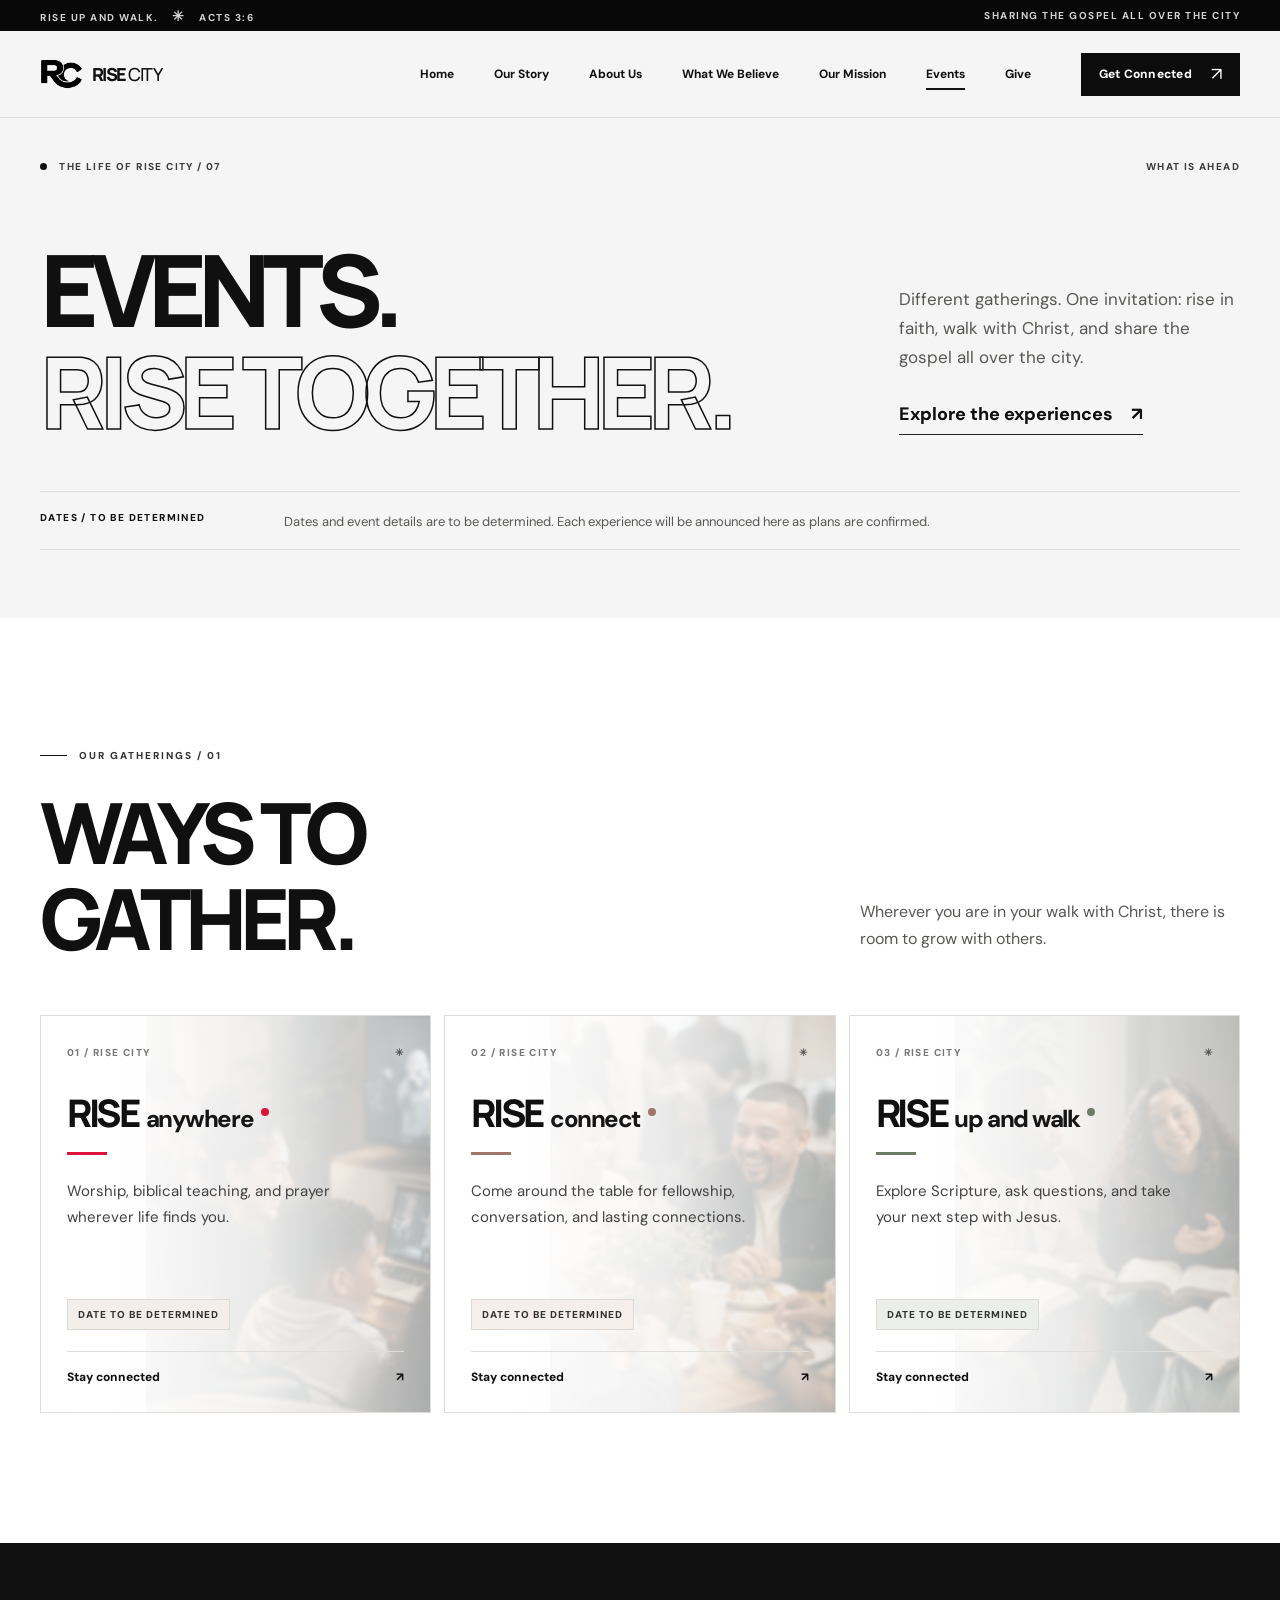
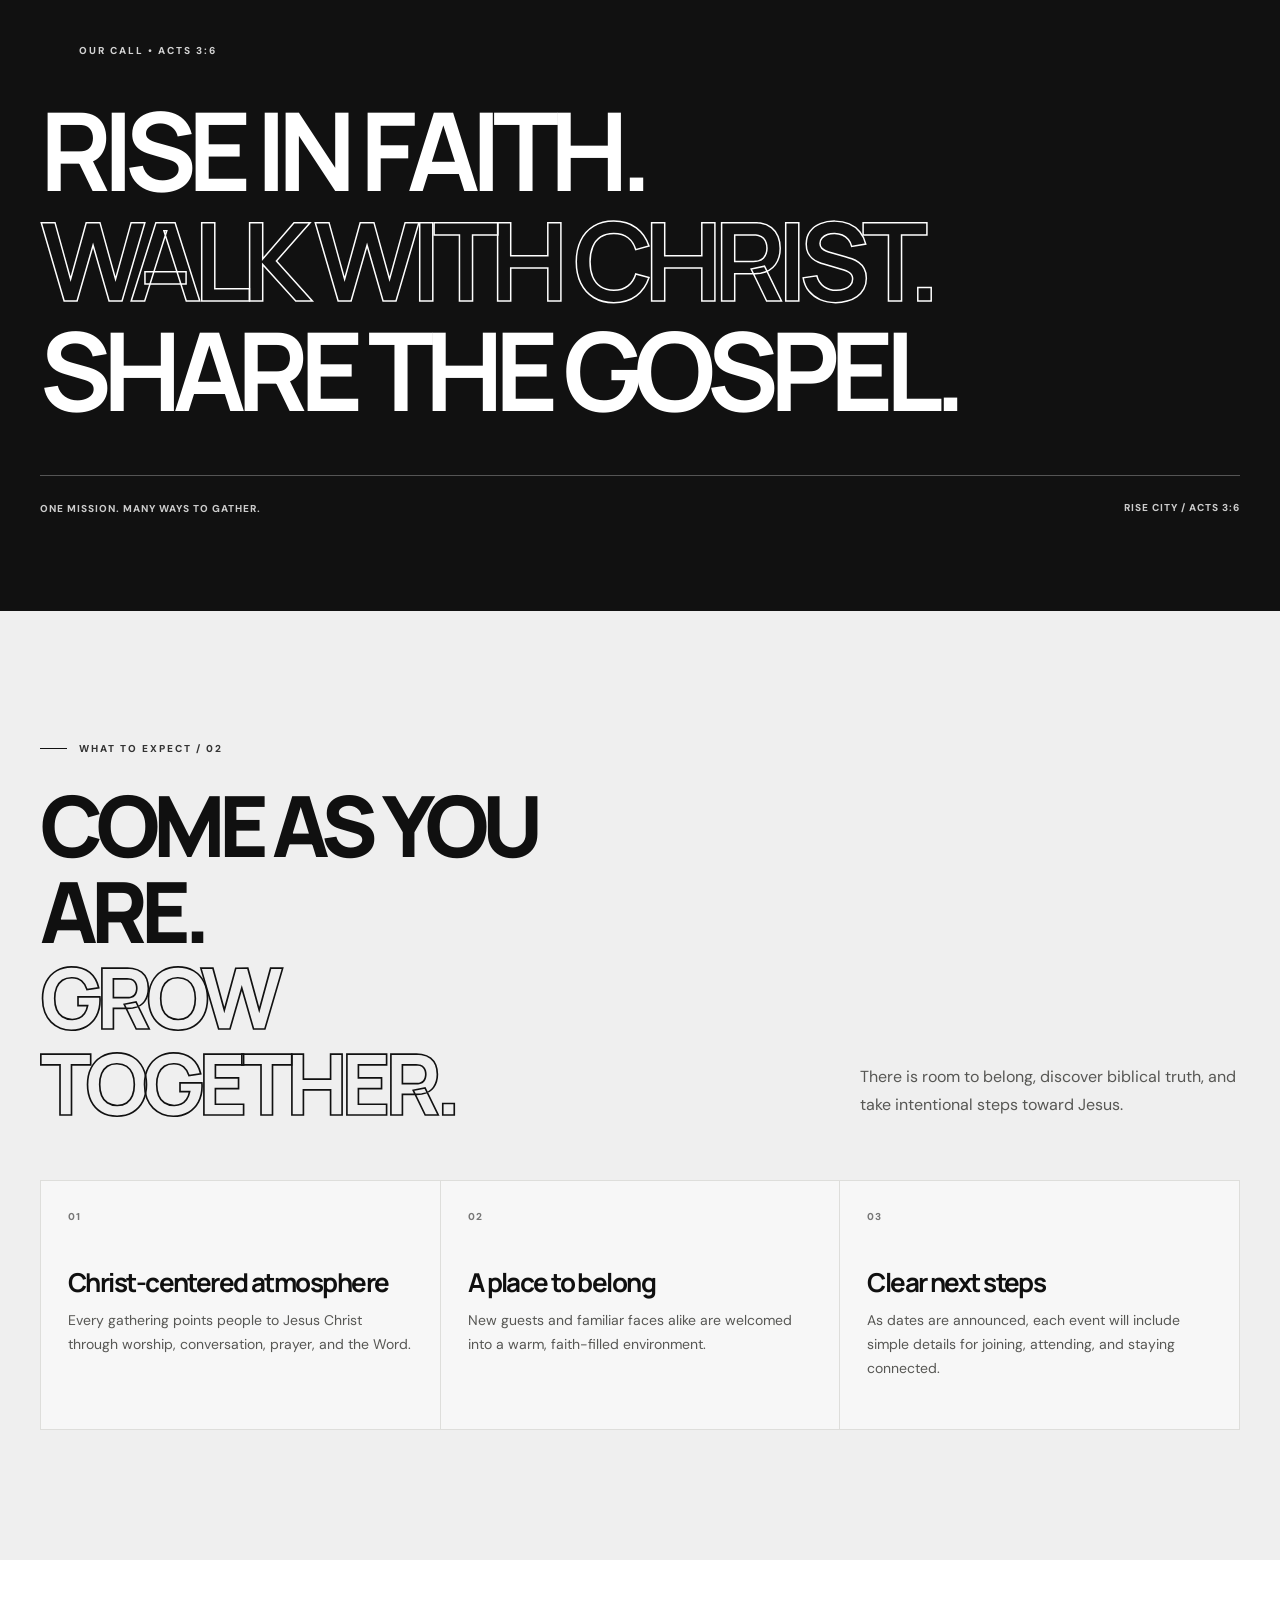
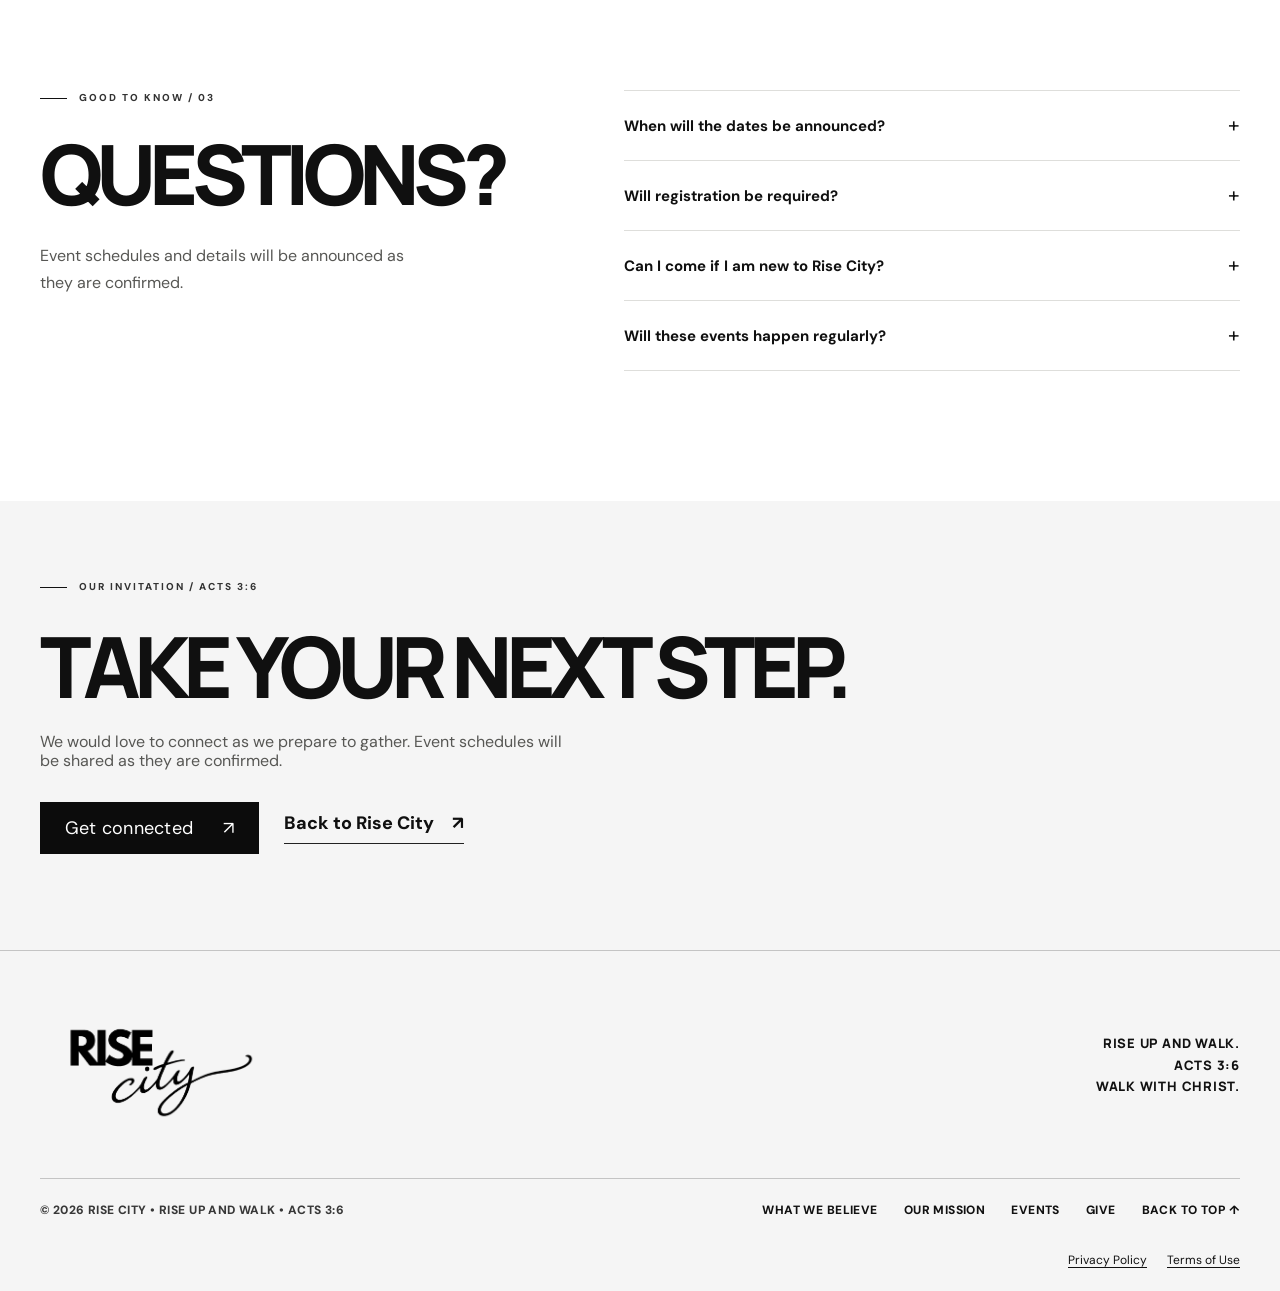
<file: events.html>
<!doctype html><html lang="en"><head>
<meta charset="utf-8"/>
<meta content="width=device-width, initial-scale=1" name="viewport"/>
<meta content="#eeeeee" name="theme-color"/>
<meta content="Explore upcoming Rise City ministry gatherings — online worship, in-person fellowship, and Bible study. Dates will be announced soon." name="description"/>
<meta content="Events | Rise City" property="og:title"/>
<meta content="Explore upcoming Rise City ministry gatherings — online worship, in-person fellowship, and Bible study. Dates will be announced soon." property="og:description"/>
<meta content="website" property="og:type"/>
<meta content="assets/rise-city-social.jpg" property="og:image"/>
<title>Events | Rise City</title>
<link href="assets/favicon.png" rel="icon" type="image/png"/>
<link href="https://fonts.googleapis.com" rel="preconnect"/>
<link crossorigin="" href="https://fonts.gstatic.com" rel="preconnect"/>
<link href="https://fonts.googleapis.com/css2?family=DM+Sans:wght@400;500;600;700;800&amp;family=Manrope:wght@400;500;600;700;800&amp;family=Inter:wght@400;500;600;700;800&amp;family=Space+Grotesk:wght@400;500;600;700&amp;family=Playfair+Display:wght@400;500;600;700;800&amp;display=swap" rel="stylesheet"/>
<link href="styles.css" rel="stylesheet"/><link href="events.css" rel="stylesheet"/>
<script defer="" src="script.js"></script><script defer="" src="cms-content.js"></script><script defer="" src="page-links.js"></script>
<script defer="" src="events.js"></script></head><body class="page-events"><a class="skip-link" href="#main">Skip to content</a><div class="topline"><div class="wrap topbar-inner"><span>RISE UP AND WALK. <span class="topline-star">✳</span> ACTS 3:6</span><span>SHARING THE GOSPEL ALL OVER THE CITY</span></div></div><header class="site-header" id="top">
<div class="wrap nav-shell">
<a aria-label="Rise City — home" class="brand" href="index.html"><img alt="" height="798" src="assets/rc-monogram.png" width="1107"/><span>RISE <strong>CITY</strong></span></a>
<nav aria-label="Main navigation" class="nav-links">
<a class="nav-active" href="index.html">Home</a>
<a href="index.html#our-story">Our Story</a>
<a href="beliefs.html">What We Believe</a>
<a href="index.html#mission">Our Mission</a>
</nav>
<div class="nav-right"><a class="btn btn-black btn-small" href="index.html#connect">Get Connected <span aria-hidden="true">↗</span></a><button aria-controls="mobile-menu" aria-expanded="false" aria-label="Open navigation" class="menu-button" id="menu-button" type="button"><span></span><span></span></button></div>
</div>
<nav aria-label="Mobile navigation" class="mobile-menu" hidden="" id="mobile-menu">
<a href="index.html">Home <span aria-hidden="true">↗</span></a><a href="index.html#our-story">Our Story <span aria-hidden="true">↗</span></a><a href="beliefs.html">What We Believe <span aria-hidden="true">↗</span></a><a href="index.html#mission">Our Mission <span aria-hidden="true">↗</span></a><a href="index.html#connect">Get Connected <span aria-hidden="true">↗</span></a>
</nav>
</header>
<main id="main">
  <section class="ev-hero" aria-labelledby="events-title">
    <div class="wrap">
      <div class="ev-hero-kickers"><span><span class="pulse-dot" aria-hidden="true"></span> <span data-events="page.eyebrow">THE LIFE OF RISE CITY / 07</span></span><span data-events="page.status_kicker">WHAT IS AHEAD</span></div>
      <div class="ev-hero-row">
        <div class="ev-hero-title"><h1 id="events-title"><span data-events="page.headline">EVENTS.</span><br><span class="outline-word" data-events="page.outline_word">RISE TOGETHER.</span></h1></div>
        <div class="ev-hero-copy"><p data-events="page.intro">Different gatherings. One invitation: rise in faith, walk with Christ, and share the gospel all over the city.</p><a href="#featured-events" class="text-link"><span data-events="page.scroll_label">Explore the experiences</span><span aria-hidden="true">↗</span></a></div>
      </div>
      <div id="event-status-panel" class="ev-status"><span class="ev-status-key">DATES / TO BE DETERMINED</span><p data-events="page.status_text">Dates and event details are to be determined. Each experience will be announced here as plans are confirmed.</p></div>
    </div>
  </section>
  <section class="ev-featured section-pad" id="featured-events" aria-labelledby="featured-title"><div class="wrap">
    <div class="section-kicker"><span class="line-mark"></span> <span data-events="featured.eyebrow">OUR GATHERINGS / 01</span></div>
    <div class="ev-heading-row"><h2 id="featured-title" class="ev-display" data-events="featured.title">WAYS TO GATHER.</h2><p data-events="featured.introduction">Wherever you are in your walk with Christ, there is room to grow with others.</p></div>
    <div class="ev-grid" id="events-grid"></div>
  </div></section>
  <section class="ev-manifesto" aria-label="Our calling"><div class="wrap ev-manifesto-inner"><span class="section-kicker"><span class="line-mark"></span> OUR CALL • ACTS 3:6</span><h2>RISE IN FAITH.<br><span>WALK WITH CHRIST.</span><br>SHARE THE GOSPEL.</h2><div class="ev-manifesto-end"><p>ONE MISSION. MANY WAYS TO GATHER.</p><span>RISE CITY / ACTS 3:6</span></div></div></section>
  <section class="ev-experience section-pad" id="what-to-expect" aria-labelledby="experience-title"><div class="wrap">
    <div class="section-kicker"><span class="line-mark"></span> <span data-events="experience.eyebrow">WHAT TO EXPECT / 02</span></div>
    <div class="ev-heading-row"><h2 id="experience-title" class="ev-display"><span data-events="experience.title_first">COME AS YOU ARE.</span><br><span class="outline-word" data-events="experience.title_outlined">GROW TOGETHER.</span></h2><p data-events="experience.introduction">There is room to belong, discover biblical truth, and take intentional steps toward Jesus.</p></div>
    <div id="experience-grid" class="ev-experience-grid"></div>
  </div></section>
  <section class="ev-faq section-pad" id="event-faq" aria-labelledby="faq-title"><div class="wrap ev-faq-layout">
    <div><div class="section-kicker"><span class="line-mark"></span> <span data-events="faq.eyebrow">GOOD TO KNOW / 03</span></div><h2 id="faq-title" class="ev-display" data-events="faq.title">QUESTIONS?</h2><p>Event schedules and details will be announced as they are confirmed.</p></div>
    <div id="faq-list" class="ev-faq-list"></div>
  </div></section>
  <section class="ev-bottom" id="connect-next-step" aria-labelledby="bottom-title"><div class="wrap ev-bottom-inner"><div class="section-kicker"><span class="line-mark"></span> <span data-events="bottom.eyebrow">OUR INVITATION / ACTS 3:6</span></div><h2 id="bottom-title" class="ev-display" data-events="bottom.title">TAKE YOUR NEXT STEP.</h2><p data-events="bottom.description">We would love to connect as we prepare to gather. Event schedules will be shared as they are confirmed.</p><div class="ev-bottom-actions"><a class="btn btn-black" href="index.html#connect" id="events-primary-link"><span data-events="bottom.primary_text">Get connected</span> <span aria-hidden="true">↗</span></a><a class="text-link" href="index.html" id="events-secondary-link"><span data-events="bottom.secondary_text">Back to Rise City</span><span aria-hidden="true">↗</span></a></div></div></section>
</main>
<footer class="footer"><div class="wrap"><div class="footer-top"><a aria-label="Rise City home" href="index.html"><img alt="Rise City" height="929" src="assets/rise-city-wordmark.png" width="1806"/></a><div class="footer-motto">RISE UP AND WALK.<br/>ACTS 3:6<br/><span>WALK WITH CHRIST.</span></div></div><div class="footer-bottom"><span>© <span id="year">2026</span> RISE CITY • RISE UP AND WALK • ACTS 3:6</span><span><a href="beliefs.html">WHAT WE BELIEVE</a> <a href="index.html#mission">OUR MISSION</a> <a href="#top">BACK TO TOP ↑</a></span></div></div></footer></body></html>
</file>
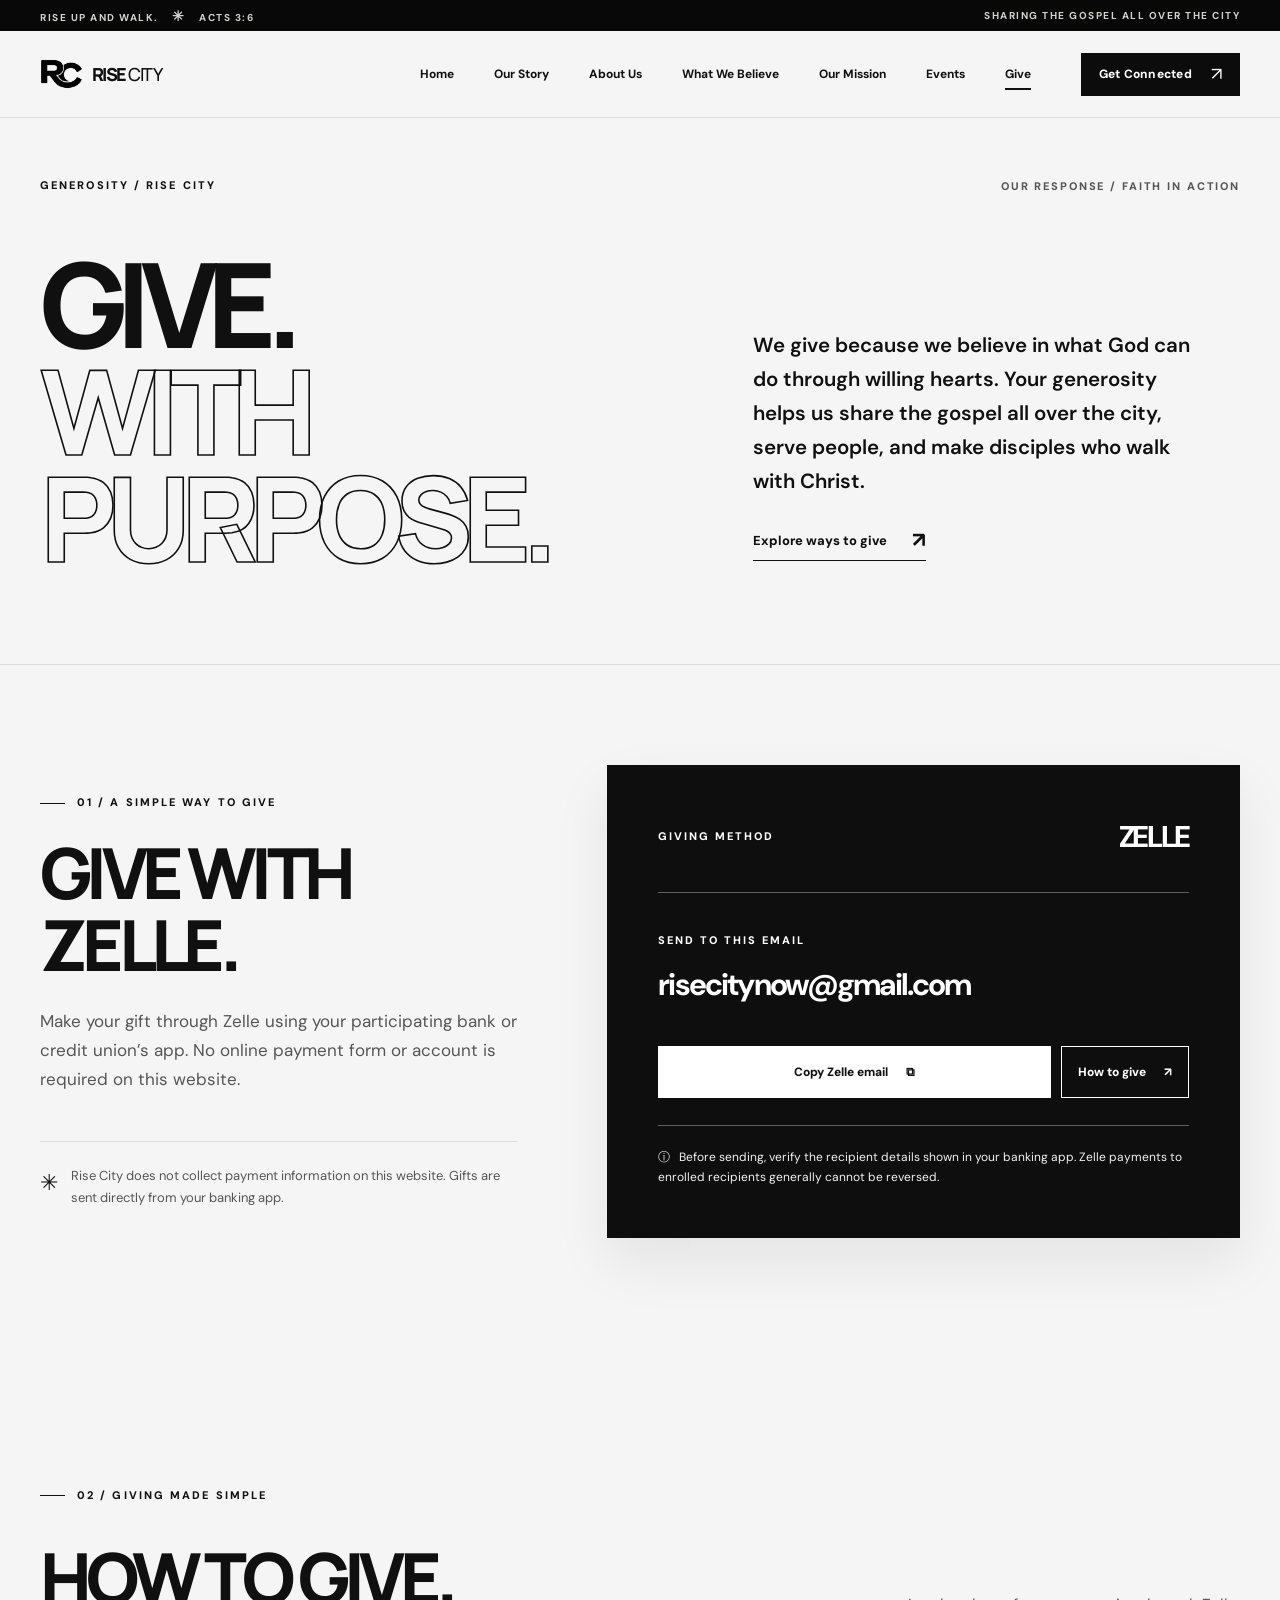
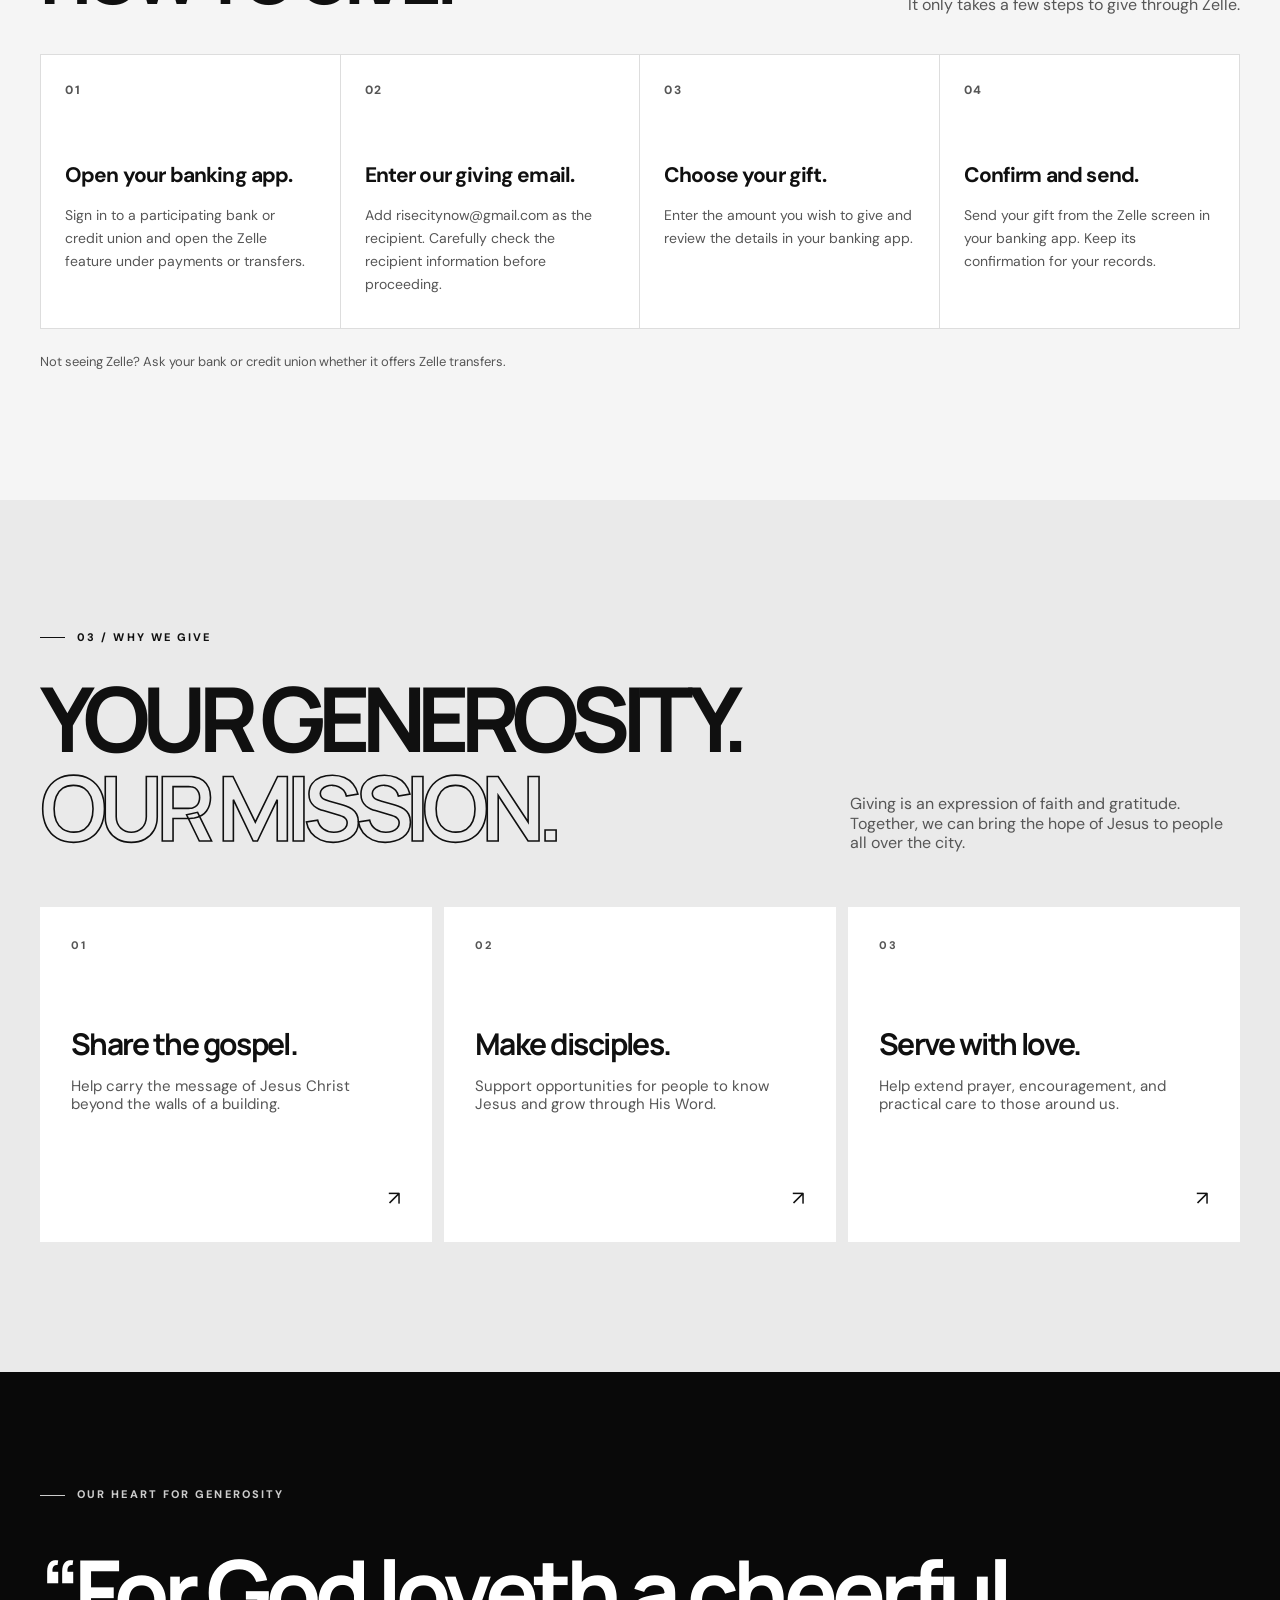
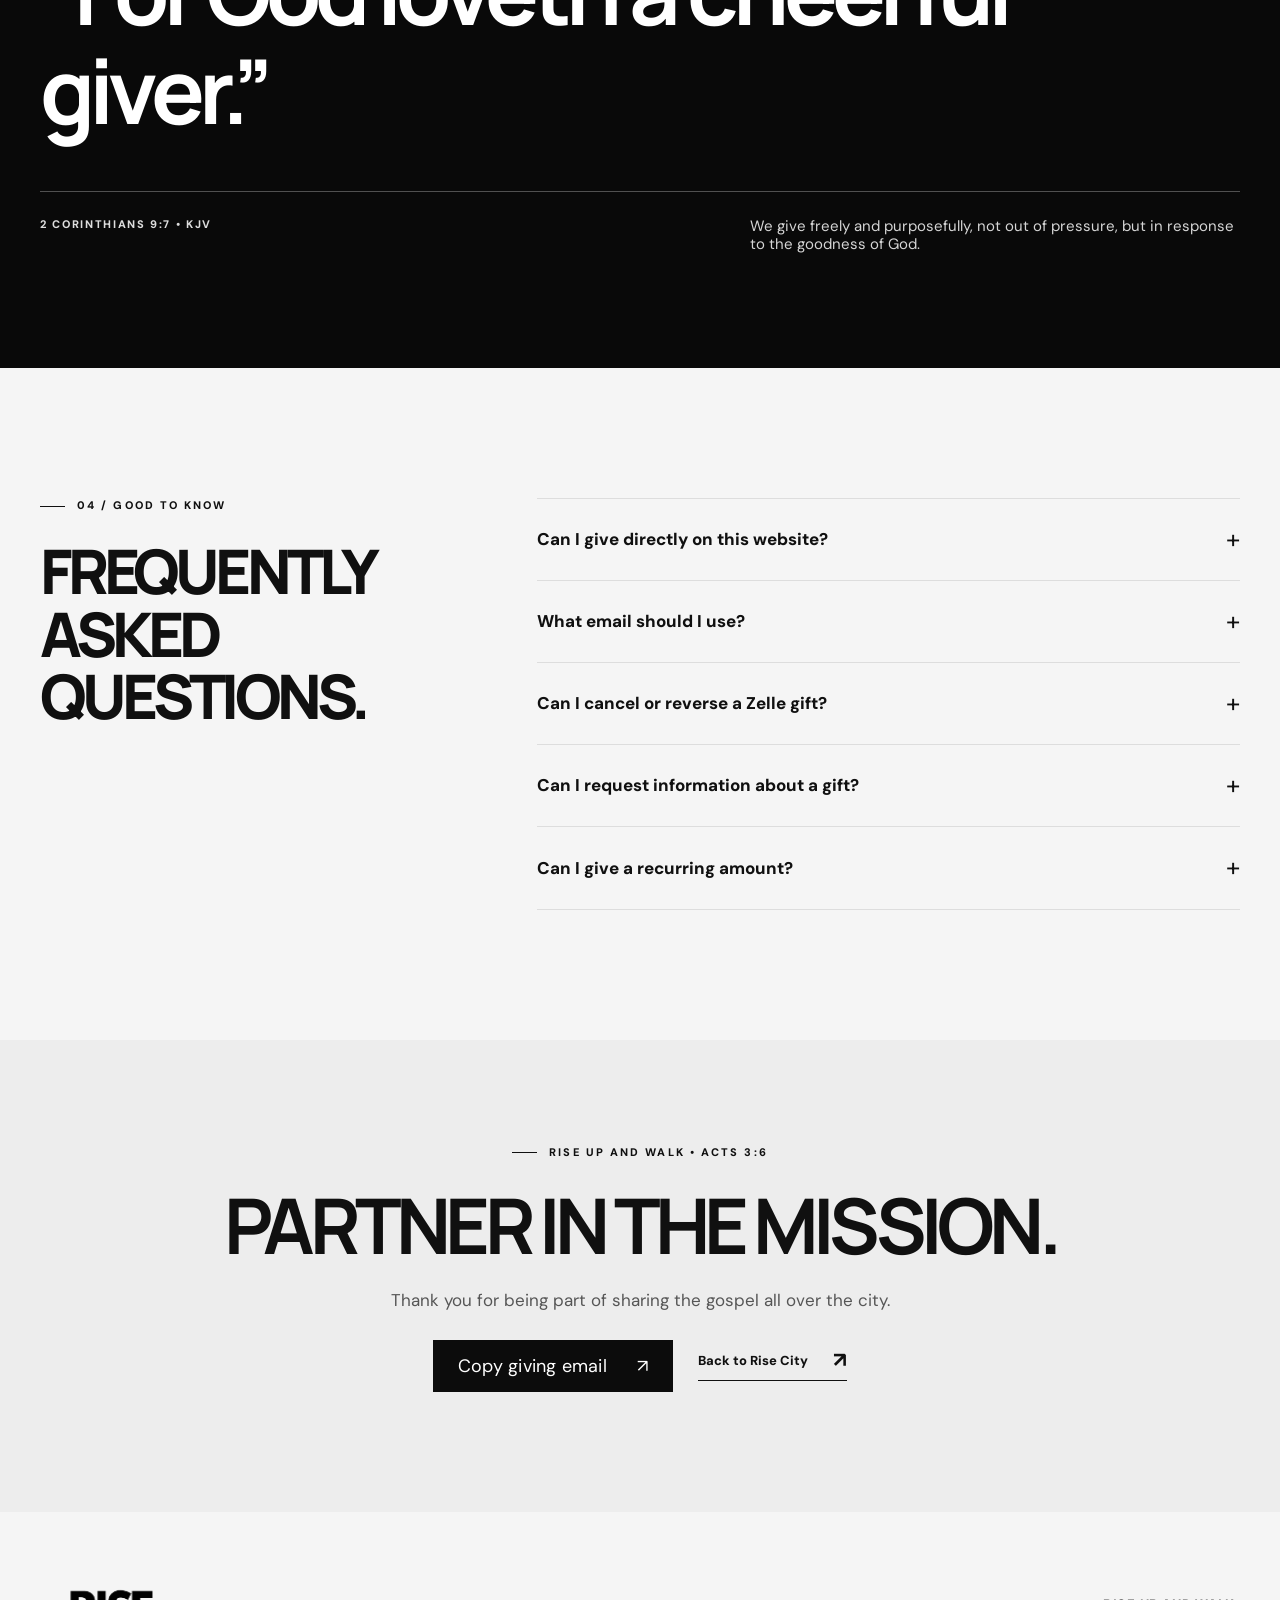
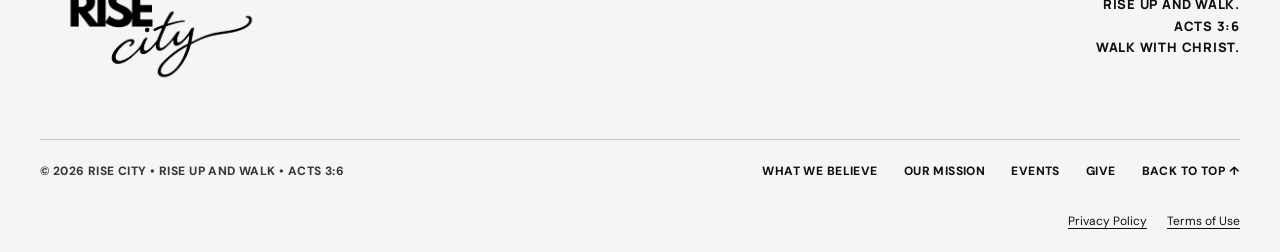
<file: give.html>
<!doctype html><html lang="en"><head><meta charset="utf-8"><meta name="viewport" content="width=device-width, initial-scale=1"><meta name="theme-color" content="#f5f5f5"><meta name="description" content="Give to Rise City through Zelle at risecitynow@gmail.com."><meta property="og:title" content="Give | Rise City"><meta property="og:description" content="Your generosity helps share the gospel all over the city."><meta property="og:type" content="website"><meta property="og:image" content="assets/rise-city-social.jpg"><title>Give | Rise City</title><link href="assets/favicon.png" rel="icon" type="image/png"><link rel="preconnect" href="https://fonts.googleapis.com"><link rel="preconnect" crossorigin href="https://fonts.gstatic.com"><link href="https://fonts.googleapis.com/css2?family=DM+Sans:wght@400;500;600;700;800&family=Manrope:wght@400;500;600;700;800&family=Inter:wght@400;500;600;700;800&family=Space+Grotesk:wght@400;500;600;700&family=Playfair+Display:wght@400;500;600;700;800&display=swap" rel="stylesheet"><link href="styles.css" rel="stylesheet"><link href="give.css" rel="stylesheet"><script defer src="script.js"></script><script defer src="cms-content.js"></script><script defer src="page-links.js"></script><script defer src="give.js"></script></head><body class="page-give">
<a class="skip-link" href="#main">Skip to content</a>
<div class="topline"><div class="wrap topbar-inner"><span>RISE UP AND WALK. <span class="topline-star">✳</span> ACTS 3:6</span><span>SHARING THE GOSPEL ALL OVER THE CITY</span></div></div>
<header class="site-header" id="top">
<div class="wrap nav-shell">
<a aria-label="Rise City — home" class="brand" href="index.html"><img alt="" height="798" src="assets/rc-monogram.png" width="1107"/><span>RISE <strong>CITY</strong></span></a>
<nav aria-label="Main navigation" class="nav-links">
<a class="nav-active" href="#top">Home</a>
<a href="#our-story">Our Story</a>
<a href="beliefs.html">What We Believe</a>
<a href="#mission">Our Mission</a>
</nav>
<div class="nav-right"><a class="btn btn-black btn-small" href="#connect">Get Connected <span aria-hidden="true">↗</span></a><button aria-controls="mobile-menu" aria-expanded="false" aria-label="Open navigation" class="menu-button" id="menu-button" type="button"><span></span><span></span></button></div>
</div>
<nav aria-label="Mobile navigation" class="mobile-menu" hidden="" id="mobile-menu">
<a href="#top">Home <span aria-hidden="true">↗</span></a><a href="#our-story">Our Story <span aria-hidden="true">↗</span></a><a href="beliefs.html">What We Believe <span aria-hidden="true">↗</span></a><a href="#mission">Our Mission <span aria-hidden="true">↗</span></a><a href="#connect">Get Connected <span aria-hidden="true">↗</span></a>
</nav>
</header>
<main id="main">
<section class="give-hero" aria-labelledby="give-heading">
<div class="wrap">
<div class="give-hero-top"><span class="give-eyebrow" data-give="page.eyebrow">GENEROSITY / RISE CITY</span><span class="give-hero-no">OUR RESPONSE / FAITH IN ACTION</span></div>
<div class="give-hero-layout">
<div><h1 id="give-heading"><span data-give="page.headline">GIVE.</span><br><em data-give="page.outline_word">WITH PURPOSE.</em></h1></div>
<div class="give-hero-intro"><p data-give="page.intro">We give because we believe in what God can do through willing hearts. Your generosity helps us share the gospel all over the city, serve people, and make disciples who walk with Christ.</p><a href="#how-to-give" class="give-text-link"><span data-give="page.scroll_label">Explore ways to give</span> <span aria-hidden="true">↗</span></a></div>
</div></div></section>
<section class="give-zelle-area" id="give-with-zelle" aria-labelledby="give-zelle-heading"><div class="wrap give-zelle-grid">
<div class="give-zelle-info"><div class="give-kicker" data-give="zelle.eyebrow">01 / A SIMPLE WAY TO GIVE</div><h2 id="give-zelle-heading" data-give="zelle.title">GIVE WITH ZELLE.</h2><p data-give="zelle.description">Make your gift through Zelle using your participating bank or credit union’s app. No online payment form or account is required on this website.</p><div class="give-safe-aside"><span class="give-safe-icon" aria-hidden="true">✳</span><span data-give="zelle.disclaimer">Rise City does not collect payment information on this website. Gifts are sent directly from your banking app.</span></div></div>
<div class="give-payment-card"><div class="give-pay-card-top"><span data-give="zelle.method_label">GIVING METHOD</span><b data-give="zelle.method_name">ZELLE</b></div><div class="give-pay-email"><span data-give="zelle.recipient_label">SEND TO THIS EMAIL</span><strong id="zelle-email" data-give="zelle.email">risecitynow@gmail.com</strong></div><div class="give-pay-actions"><button type="button" class="give-copy-btn" id="zelle-copy"><span data-give="zelle.copy_label">Copy Zelle email</span><span aria-hidden="true">⧉</span></button><a href="#how-to-give" class="give-second-btn"><span data-give="zelle.steps_link_label">How to give</span><span aria-hidden="true">↗</span></a></div><p class="give-payment-warning" id="give-warning"><span aria-hidden="true">ⓘ</span> <span data-give="zelle.caution">Before sending, verify the recipient details shown in your banking app. Zelle payments to enrolled recipients generally cannot be reversed.</span></p><p aria-live="polite" id="zelle-copy-status" class="sr-only"></p></div>
</div></section>
<section id="how-to-give" class="give-how section-pad" aria-labelledby="give-how-heading"><div class="wrap"><div class="give-kicker" data-give="instructions.eyebrow">02 / GIVING MADE SIMPLE</div><div class="give-intro-row"><h2 id="give-how-heading" data-give="instructions.title">HOW TO GIVE.</h2><p data-give="instructions.introduction">It only takes a few steps to give through Zelle.</p></div><div class="give-steps-grid">
<article class="give-step"><span data-give="instructions.steps.0.number">01</span><h3 data-give="instructions.steps.0.title">Open your banking app.</h3><p data-give="instructions.steps.0.description">Sign in to a participating bank or credit union and open the Zelle feature under payments or transfers.</p></article><article class="give-step"><span data-give="instructions.steps.1.number">02</span><h3 data-give="instructions.steps.1.title">Enter our giving email.</h3><p data-give="instructions.steps.1.description">Add risecitynow@gmail.com as the recipient. Carefully check the recipient information before proceeding.</p></article><article class="give-step"><span data-give="instructions.steps.2.number">03</span><h3 data-give="instructions.steps.2.title">Choose your gift.</h3><p data-give="instructions.steps.2.description">Enter the amount you wish to give and review the details in your banking app.</p></article><article class="give-step"><span data-give="instructions.steps.3.number">04</span><h3 data-give="instructions.steps.3.title">Confirm and send.</h3><p data-give="instructions.steps.3.description">Send your gift from the Zelle screen in your banking app. Keep its confirmation for your records.</p></article>
</div><p class="give-steps-note" data-give="instructions.after_note">Not seeing Zelle? Ask your bank or credit union whether it offers Zelle transfers.</p></div></section>
<section class="give-impact section-pad" id="why-we-give" aria-labelledby="give-impact-heading"><div class="wrap"><div class="give-kicker" data-give="impact.eyebrow">03 / WHY WE GIVE</div><div class="give-impact-intro"><h2 id="give-impact-heading"><span data-give="impact.title_first">YOUR GENEROSITY.</span><br><em data-give="impact.title_outlined">OUR MISSION.</em></h2><p data-give="impact.introduction">Giving is an expression of faith and gratitude. Together, we can bring the hope of Jesus to people all over the city.</p></div><div class="give-impact-grid">
<article class="give-impact-card"><span data-give="impact.items.0.number">01</span><h3 data-give="impact.items.0.title">Share the gospel.</h3><p data-give="impact.items.0.description">Help carry the message of Jesus Christ beyond the walls of a building.</p><span class="give-impact-arrow" aria-hidden="true">↗</span></article><article class="give-impact-card"><span data-give="impact.items.1.number">02</span><h3 data-give="impact.items.1.title">Make disciples.</h3><p data-give="impact.items.1.description">Support opportunities for people to know Jesus and grow through His Word.</p><span class="give-impact-arrow" aria-hidden="true">↗</span></article><article class="give-impact-card"><span data-give="impact.items.2.number">03</span><h3 data-give="impact.items.2.title">Serve with love.</h3><p data-give="impact.items.2.description">Help extend prayer, encouragement, and practical care to those around us.</p><span class="give-impact-arrow" aria-hidden="true">↗</span></article>
</div></div></section>
<section class="give-scripture" aria-labelledby="give-scripture-heading"><div class="wrap"><div class="give-kicker give-kicker-light" data-give="verse.eyebrow">OUR HEART FOR GENEROSITY</div><h2 id="give-scripture-heading" data-give="verse.quote">“For God loveth a cheerful giver.”</h2><div class="give-verse-bottom"><span data-give="verse.reference">2 CORINTHIANS 9:7 • KJV</span><p data-give="verse.statement">We give freely and purposefully, not out of pressure, but in response to the goodness of God.</p></div></div></section>
<section class="give-faq section-pad" id="giving-questions" aria-labelledby="give-faq-heading"><div class="wrap give-faq-layout"><div><div class="give-kicker" data-give="faq.eyebrow">04 / GOOD TO KNOW</div><h2 id="give-faq-heading" data-give="faq.title">FREQUENTLY<br>ASKED QUESTIONS.</h2></div><div class="give-faq-list">
<details><summary><span data-give="faq.items.0.question">Can I give directly on this website?</span><span class="give-faq-plus" aria-hidden="true">+</span></summary><p data-give="faq.items.0.answer">No. This page provides the giving email and instructions. You complete the transfer securely through Zelle in your bank or credit union app.</p></details><details><summary><span data-give="faq.items.1.question">What email should I use?</span><span class="give-faq-plus" aria-hidden="true">+</span></summary><p data-give="faq.items.1.answer">Enter risecitynow@gmail.com as the Zelle recipient email. Confirm that the recipient information displayed by your bank matches your intended recipient before sending.</p></details><details><summary><span data-give="faq.items.2.question">Can I cancel or reverse a Zelle gift?</span><span class="give-faq-plus" aria-hidden="true">+</span></summary><p data-give="faq.items.2.answer">Zelle transfers to enrolled recipients generally cannot be reversed. Verify all details before sending. For transfer questions, contact your bank or credit union.</p></details><details><summary><span data-give="faq.items.3.question">Can I request information about a gift?</span><span class="give-faq-plus" aria-hidden="true">+</span></summary><p data-give="faq.items.3.answer">For questions about a gift sent to Rise City, please email risecitynow@gmail.com and include the transfer date and amount. Do not email account numbers or sensitive banking information.</p></details><details><summary><span data-give="faq.items.4.question">Can I give a recurring amount?</span><span class="give-faq-plus" aria-hidden="true">+</span></summary><p data-give="faq.items.4.answer">Scheduling options depend on your bank or credit union. Check its Zelle settings to see whether recurring transfers are supported.</p></details>
</div></div></section>
<section class="give-bottom" aria-labelledby="give-bottom-heading"><div class="wrap give-bottom-inner"><div class="give-kicker" data-give="bottom.eyebrow">RISE UP AND WALK • ACTS 3:6</div><h2 id="give-bottom-heading" data-give="bottom.title">PARTNER IN THE MISSION.</h2><p data-give="bottom.description">Thank you for being part of sharing the gospel all over the city.</p><div class="give-bottom-actions"><button type="button" class="btn btn-black" id="zelle-copy-bottom"><span data-give="bottom.button_text">Copy giving email</span> <span aria-hidden="true">↗</span></button><a href="index.html" class="give-text-link" id="give-return"><span data-give="bottom.secondary_text">Back to Rise City</span> <span aria-hidden="true">↗</span></a></div></div></section>
</main><footer class="footer"><div class="wrap"><div class="footer-top"><a aria-label="Rise City home" href="index.html"><img alt="Rise City" height="929" src="assets/rise-city-wordmark.png" width="1806"/></a><div class="footer-motto">RISE UP AND WALK.<br/>ACTS 3:6<br/><span>WALK WITH CHRIST.</span></div></div><div class="footer-bottom"><span>© <span id="year">2026</span> RISE CITY • RISE UP AND WALK • ACTS 3:6</span><span><a href="beliefs.html">WHAT WE BELIEVE</a> <a href="#mission">OUR MISSION</a> <a href="#top">BACK TO TOP ↑</a></span></div></div></footer></body></html>
</file>
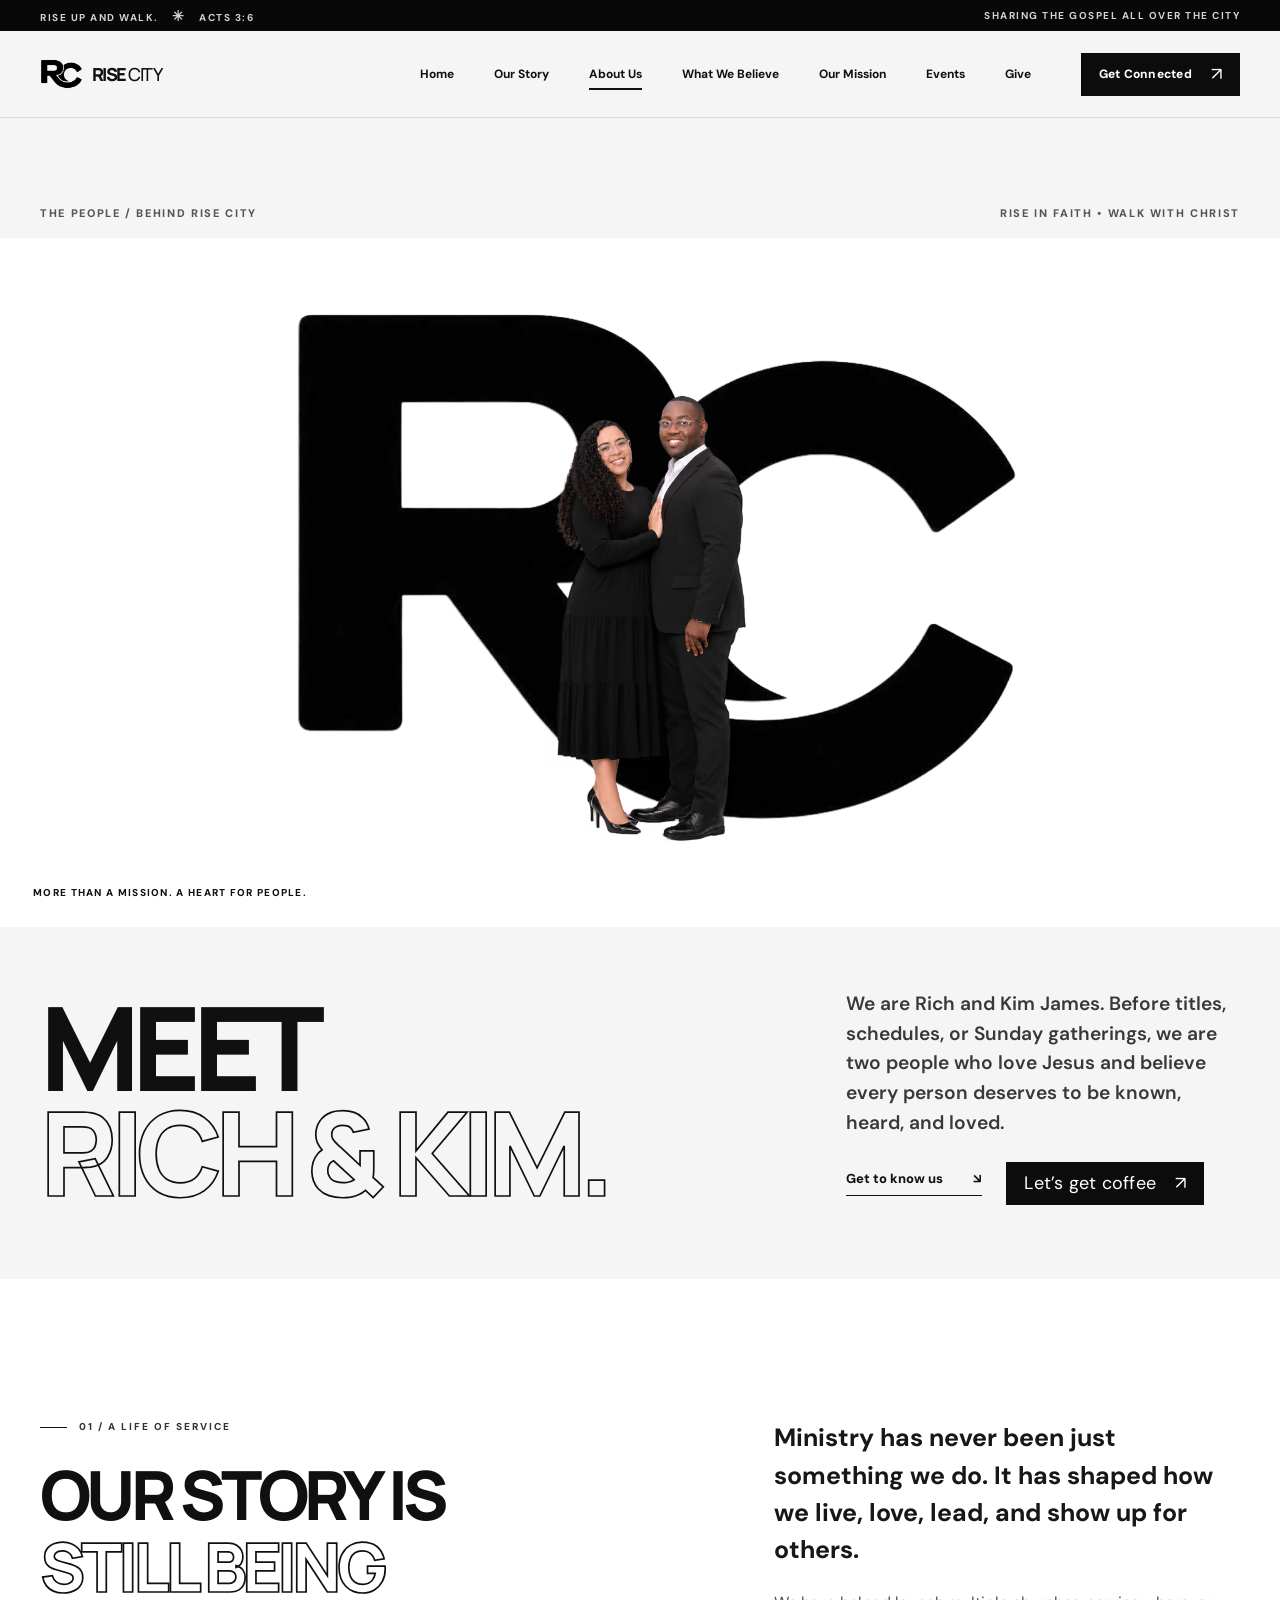
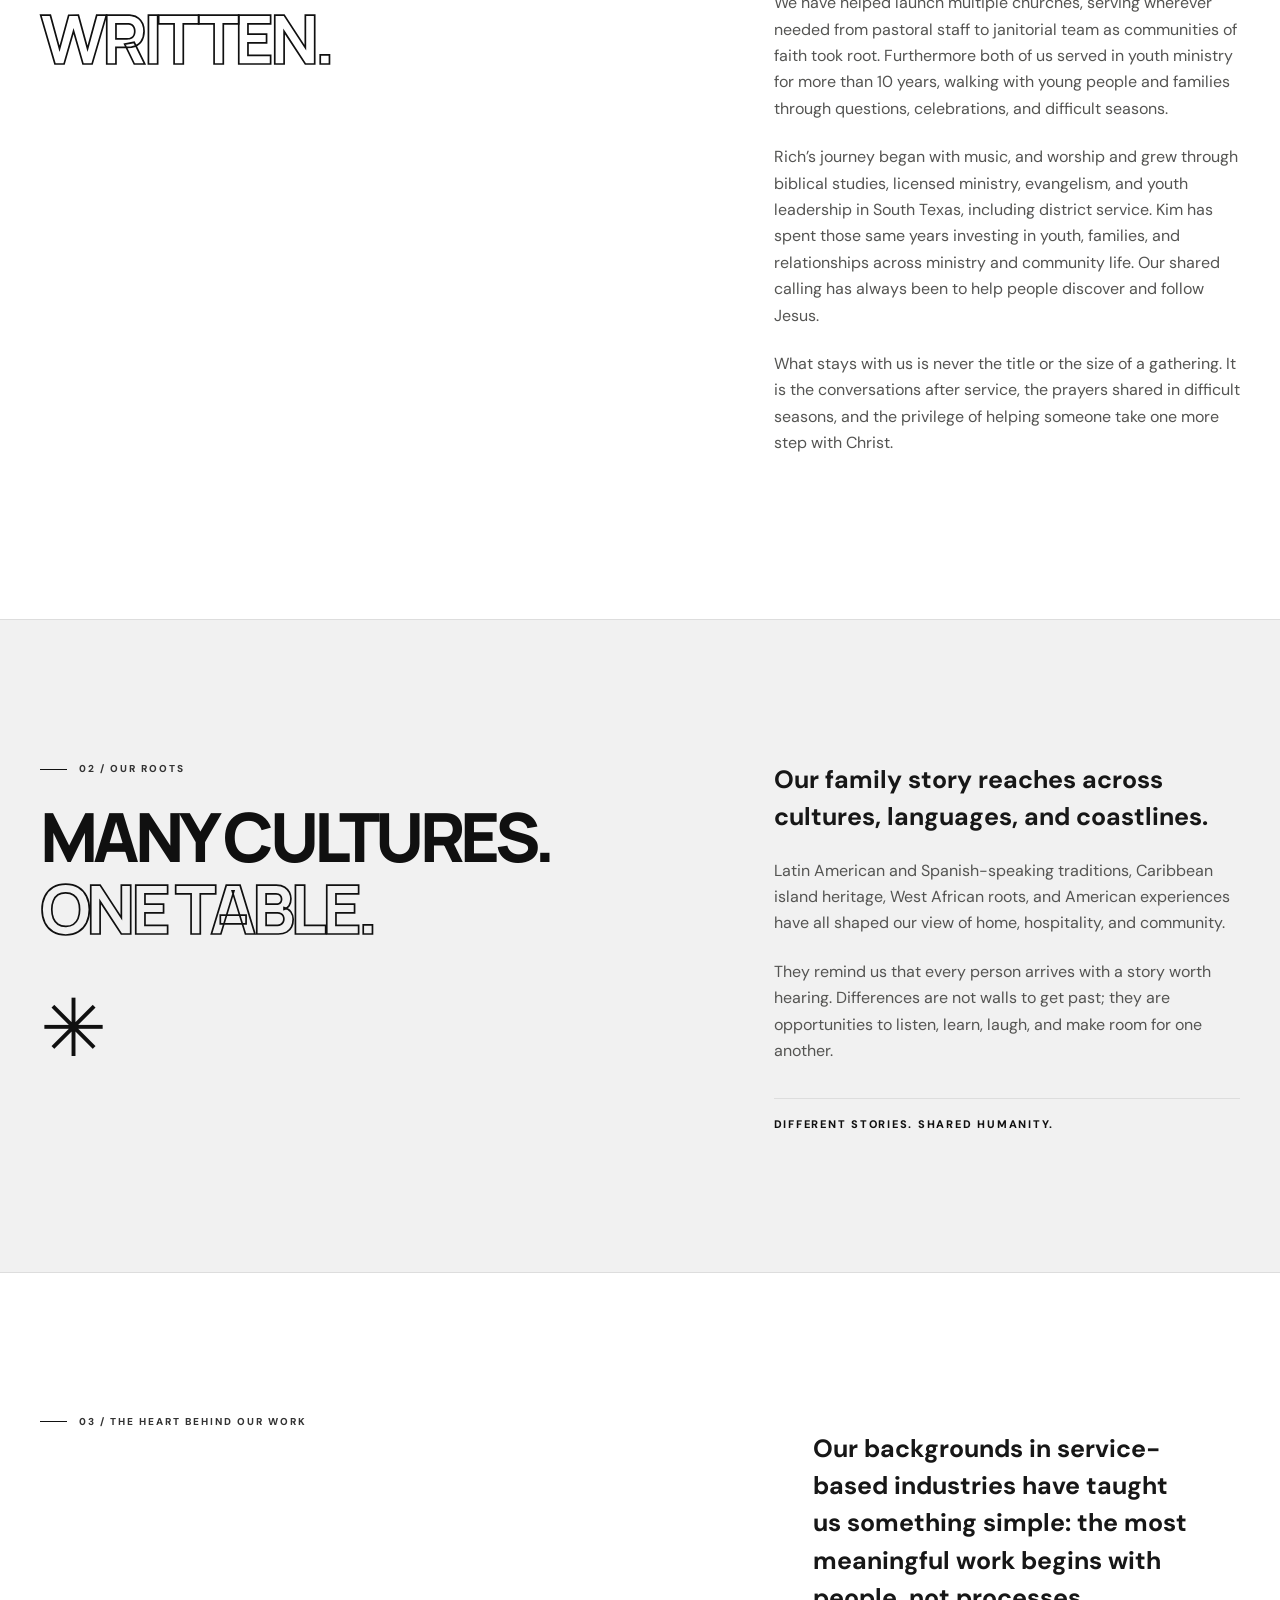
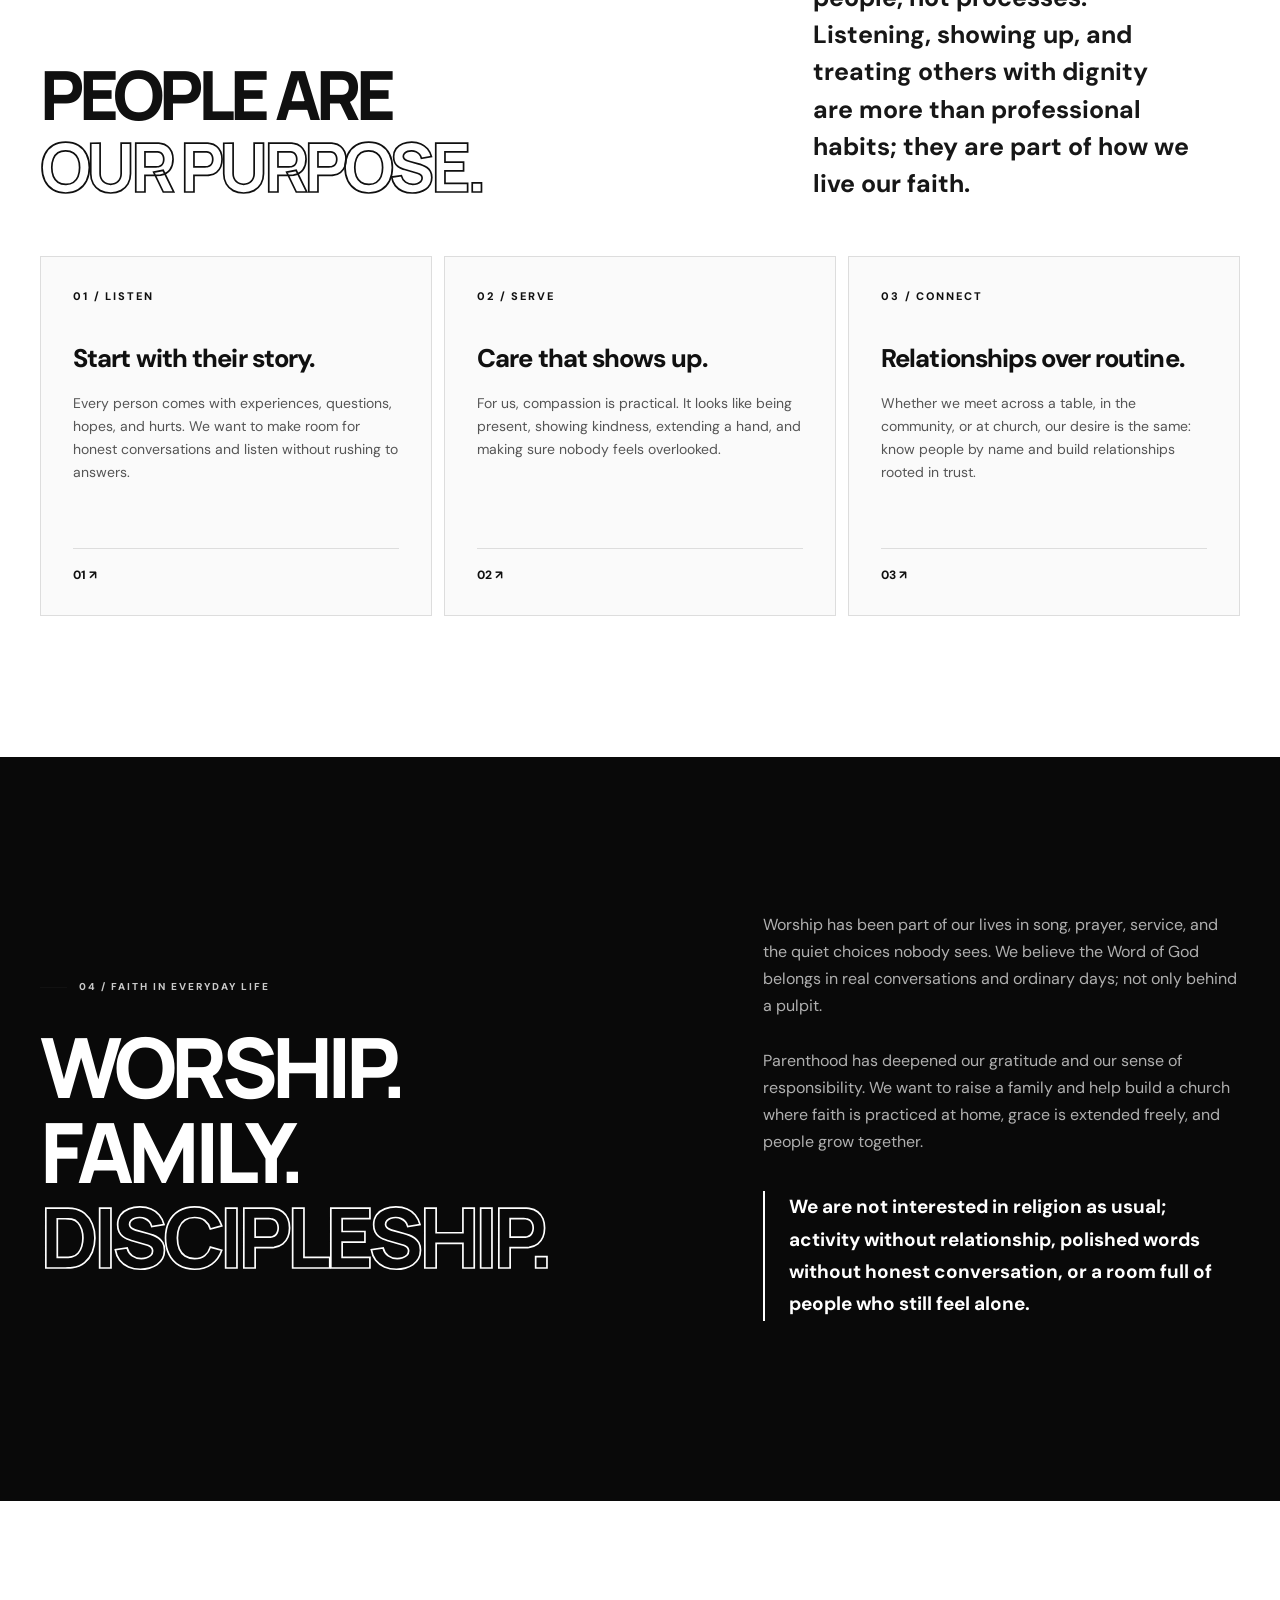
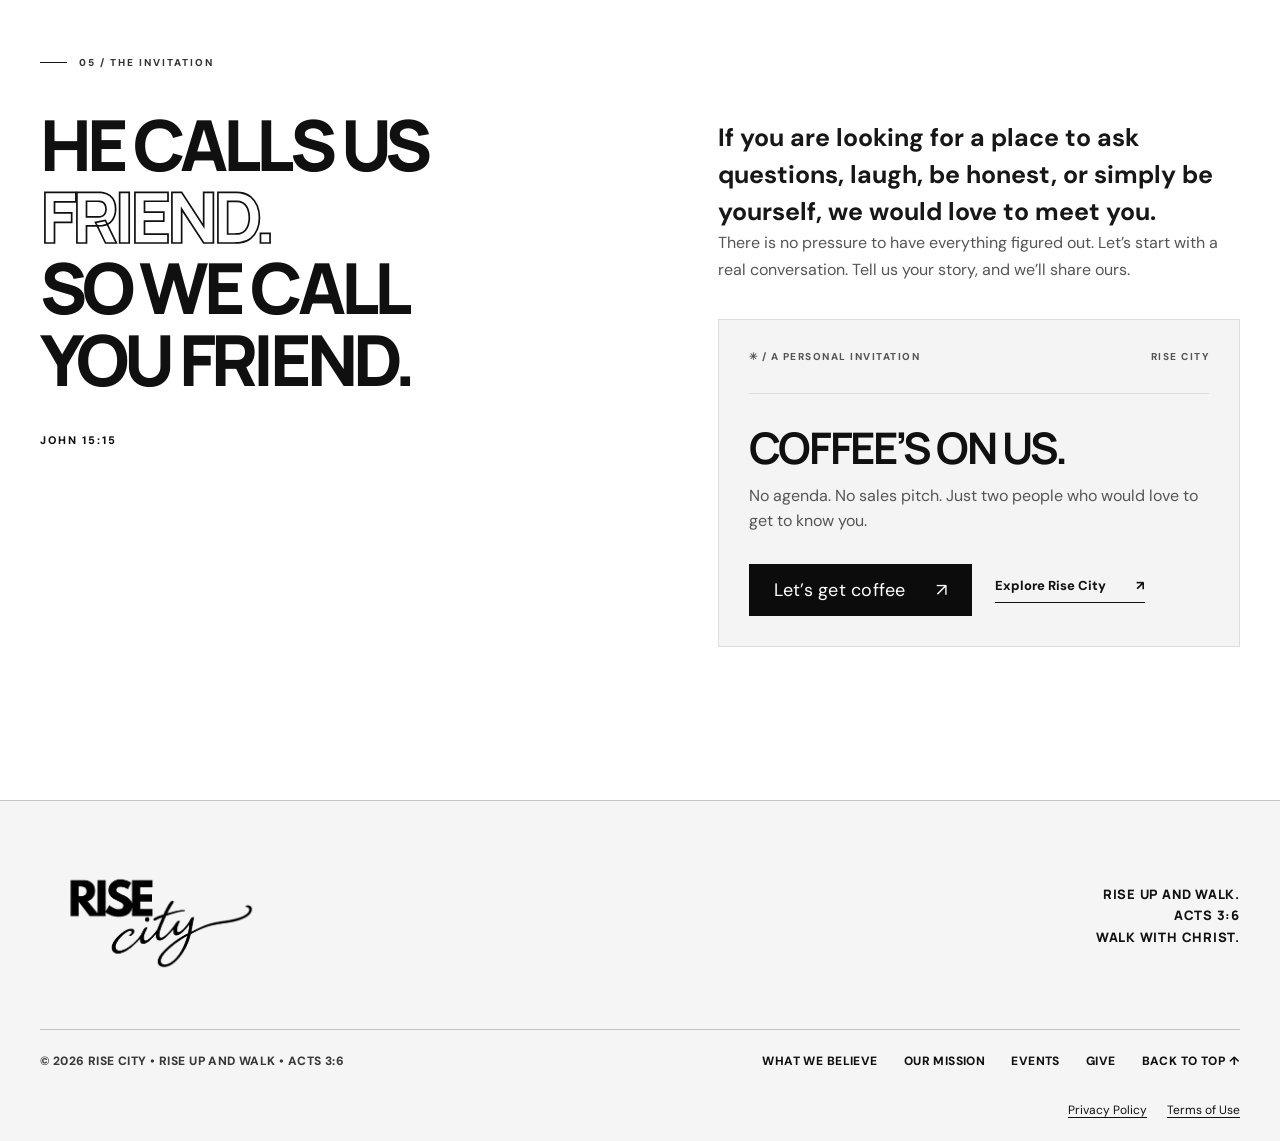
<file: meet-rich-and-kim.html>
<!DOCTYPE html>

<html lang="en">
<head>
<meta charset="utf-8"/>
<meta content="width=device-width, initial-scale=1" name="viewport"/>
<meta content="#f5f5f5" name="theme-color"/>
<meta content="Meet Rich and Kim James: a shared life of ministry, community, multicultural heritage, friendship and putting people first." name="description"/>
<meta content="website" property="og:type"/>
<meta content="Meet Rich &amp; Kim | Rise City" property="og:title"/>
<meta content="We love Jesus, value honest conversations, and believe people are our purpose." property="og:description"/>
<meta content="assets/rich-and-kim-monogram.png" property="og:image"/>
<title>Meet Rich &amp; Kim | Rise City</title>
<link href="assets/favicon.png" rel="icon" type="image/png"/>
<link href="https://fonts.googleapis.com" rel="preconnect"/>
<link crossorigin="" href="https://fonts.gstatic.com" rel="preconnect"/>
<link href="https://fonts.googleapis.com/css2?family=DM+Sans:wght@400;500;600;700;800&amp;family=Manrope:wght@400;500;600;700;800&amp;display=swap" rel="stylesheet"/>
<link href="styles.css" rel="stylesheet"/>
<link href="meet-rich-and-kim.css" rel="stylesheet"/>
<script defer="" src="script.js"></script>
<script defer="" src="cms-content.js"></script>
<script defer="" src="page-links.js"></script>
<script defer="" src="meet-rich-and-kim.js"></script>
</head>
<body class="page-meet-rich-kim">
<a class="skip-link" href="#main">Skip to content</a>
<div class="topline"><div class="wrap topbar-inner"><span>RISE UP AND WALK. <span class="topline-star">✳</span> ACTS 3:6</span><span>SHARING THE GOSPEL ALL OVER THE CITY</span></div></div>
<header class="site-header" id="top">
<div class="wrap nav-shell">
<a aria-label="Rise City — home" class="brand" href="index.html"><img alt="" height="798" src="assets/rc-monogram.png" width="1107"/><span>RISE <strong>CITY</strong></span></a>
<nav aria-label="Main navigation" class="nav-links"><a href="index.html">Home</a><a aria-current="page" class="nav-active" href="index.html#our-story">Our Story</a><a href="beliefs.html">What We Believe</a><a href="index.html#mission">Our Mission</a></nav>
<div class="nav-right"><a class="btn btn-black btn-small" href="index.html#connect">Get Connected <span aria-hidden="true">↗</span></a><button aria-controls="mobile-menu" aria-expanded="false" aria-label="Open navigation" class="menu-button" id="menu-button" type="button"><span></span><span></span></button></div>
</div>
<nav aria-label="Mobile navigation" class="mobile-menu" hidden="" id="mobile-menu"><a href="index.html">Home <span aria-hidden="true">↗</span></a><a href="index.html#our-story">Our Story <span aria-hidden="true">↗</span></a><a href="beliefs.html">What We Believe <span aria-hidden="true">↗</span></a><a href="index.html#mission">Our Mission <span aria-hidden="true">↗</span></a><a href="index.html#connect">Get Connected <span aria-hidden="true">↗</span></a></nav>
</header>
<main id="main">
<section aria-labelledby="meet-hero-title" class="meet-hero">
<div class="wrap meet-overline"><span class="meet-kicker" data-meet="page.eyebrow">THE PEOPLE / BEHIND RISE CITY</span><span class="meet-overline-right">RISE IN FAITH • WALK WITH CHRIST</span></div>
<div class="meet-hero-image"><img alt="Rich and Kim James standing together in front of a black RC monogram" data-meet-image="page.photo_path" fetchpriority="high" height="1102" src="assets/rich-and-kim-monogram.png" width="2048"/><span data-meet="page.hero_caption">MORE THAN A NAME. A HEART FOR PEOPLE.</span></div>
<div class="wrap meet-hero-heading"><h1 id="meet-hero-title"><span data-meet="page.heading_first">MEET</span><br/><span class="meet-outline" data-meet="page.heading_second">RICH &amp; KIM.</span></h1><div class="meet-hero-intro"><p data-meet="page.intro">We are Rich and Kim James. Before titles, schedules, or Sunday gatherings, we are two people who love Jesus and believe every person deserves to be known, heard, and loved.</p><a class="meet-under-link" href="#our-journey">Get to know us <span aria-hidden="true">↘</span></a></div></div>
</section>
<section aria-labelledby="meet-story-title" class="meet-section meet-story" id="our-journey"><div class="wrap meet-split"><div class="meet-fixed"><div class="section-kicker"><span class="line-mark"></span> <span data-meet="story.eyebrow">01 / A LIFE OF SERVICE</span></div><h2 class="meet-display" id="meet-story-title"><span data-meet="story.heading_first">OUR STORY IS</span><br/><span class="meet-outline" data-meet="story.heading_outline">STILL BEING WRITTEN.</span></h2></div><div class="meet-prose"><p class="meet-lead" data-meet="story.lead">Ministry has never been just something we do. It has shaped how we live, love, lead, and show up for others.</p><p data-meet="story.paragraph_one">Both of us have served in youth ministry for more than 10 years, walking with young people and families through questions, celebrations, and difficult seasons. We have also helped launch multiple churches, serving wherever needed as communities of faith took root.</p><p data-meet="story.paragraph_two">Rich’s journey began with music and worship and grew through biblical studies, licensed ministry, evangelism, and youth leadership in South Texas, including district service. Kim has spent those same years investing in youth, families, and relationships across ministry and community life. Our shared calling has always been to help people discover and follow Jesus.</p><p data-meet="story.paragraph_three">What stays with us is never the title or the size of a gathering. It is the conversations after service, the prayers shared in difficult seasons, and the privilege of helping someone take one more step with Christ.</p></div></div></section>
<section aria-labelledby="meet-roots-title" class="meet-section meet-roots" id="our-roots"><div class="wrap meet-split"><div class="meet-fixed"><div class="section-kicker"><span class="line-mark"></span> <span data-meet="roots.eyebrow">02 / OUR ROOTS</span></div><h2 class="meet-display" id="meet-roots-title"><span data-meet="roots.heading_first">MANY CULTURES.</span><br/><span class="meet-outline" data-meet="roots.heading_outline">ONE TABLE.</span></h2><div class="meet-roots-mark">✳</div></div><div class="meet-prose"><p class="meet-lead" data-meet="roots.lead">Our family story reaches across cultures, languages, and coastlines.</p><p data-meet="roots.paragraph_one">Latin American and Spanish-speaking traditions, Caribbean island heritage, West African roots, and American experiences have all shaped our view of home, hospitality, and community.</p><p data-meet="roots.paragraph_two">They remind us that every person arrives with a story worth hearing. Differences are not walls to get past; they are opportunities to listen, learn, laugh, and make room for one another.</p><div class="meet-footnote" data-meet="roots.footnote">DIFFERENT STORIES. SHARED HUMANITY.</div></div></div></section>
<section aria-labelledby="meet-professional-title" class="meet-section meet-professional" id="people-and-purpose"><div class="wrap"><div class="section-kicker"><span class="line-mark"></span> <span data-meet="professional.eyebrow">03 / THE HEART BEHIND OUR WORK</span></div><div class="meet-section-head"><h2 class="meet-display" id="meet-professional-title"><span data-meet="professional.heading_first">PEOPLE ARE</span><br/><span class="meet-outline" data-meet="professional.heading_outline">OUR PURPOSE.</span></h2><p class="meet-lead" data-meet="professional.lead">Our backgrounds in service-based industries have taught us something simple: the most meaningful work begins with people, not processes. Listening, showing up, and treating others with dignity are more than professional habits—they are part of how we live our faith.</p></div><div class="meet-cards"><article class="meet-card"><span class="meet-card-label" data-meet="professional.rich_title">01 / LISTEN</span><h3 data-meet="professional.rich_heading">Start with their story.</h3><p data-meet="professional.rich_description">Every person comes with experiences, questions, hopes, and hurts. We want to make room for honest conversations and listen without rushing to answers.</p><span class="meet-card-no">01 ↗</span></article><article class="meet-card"><span class="meet-card-label" data-meet="professional.kim_title">02 / SERVE</span><h3 data-meet="professional.kim_heading">Care that shows up.</h3><p data-meet="professional.kim_description">For us, compassion is practical. It looks like being present, showing kindness, extending a hand, and making sure nobody feels overlooked.</p><span class="meet-card-no">02 ↗</span></article><article class="meet-card"><span class="meet-card-label" data-meet="professional.together_title">03 / CONNECT</span><h3 data-meet="professional.together_heading">Relationships over routine.</h3><p data-meet="professional.together_description">Whether we meet across a table, in the community, or at church, our desire is the same: know people by name and build relationships rooted in trust.</p><span class="meet-card-no">03 ↗</span></article></div></div></section>
<section aria-labelledby="meet-faith-title" class="meet-faith" id="family-and-faith"><div class="wrap meet-faith-grid"><div><div class="section-kicker light-kicker"><span class="line-mark"></span> <span data-meet="faith.eyebrow">04 / FAITH IN EVERYDAY LIFE</span></div><h2 class="meet-faith-headline" id="meet-faith-title"><span data-meet="faith.heading_first">WORSHIP.</span><br/><span data-meet="faith.heading_second">FAMILY.</span><br/><span class="meet-outline" data-meet="faith.heading_outline">DISCIPLESHIP.</span></h2></div><div class="meet-faith-prose"><p data-meet="faith.paragraph_one">Worship has been part of our lives in song, prayer, service, and the quiet choices nobody sees. We believe the Word of God belongs in real conversations and ordinary days—not only behind a pulpit.</p><p data-meet="faith.paragraph_two">Parenthood has deepened our gratitude and our sense of responsibility. We want to raise a family and help build a church where faith is practiced at home, grace is extended freely, and people grow together.</p><p class="meet-faith-emphasis" data-meet="faith.paragraph_three">We are not interested in religion as usual—activity without relationship, polished words without honest conversation, or a room full of people who still feel alone.</p></div></div></section>
<section aria-labelledby="meet-friendship-title" class="meet-friendship" id="coffee"><div class="wrap"><div class="section-kicker"><span class="line-mark"></span> <span data-meet="friendship.eyebrow">05 / THE INVITATION</span></div><div class="meet-friend-grid"><div><h2 class="meet-friend-headline" id="meet-friendship-title"><span data-meet="friendship.heading_first">HE CALLS US</span><br/><span class="meet-outline" data-meet="friendship.heading_outline">FRIEND.</span><br/><span data-meet="friendship.heading_second">SO WE CALL</span><br/><span data-meet="friendship.heading_last">YOU FRIEND.</span></h2><span class="meet-scripture" data-meet="friendship.reference">JOHN 15:15</span></div><div class="meet-friend-copy"><p class="meet-lead" data-meet="friendship.lead">If you are looking for a place to ask questions, laugh, be honest, or simply be yourself, we would love to meet you.</p><p data-meet="friendship.paragraph">There is no pressure to have everything figured out. Let’s start with a real conversation. Tell us your story, and we’ll share ours.</p><div class="meet-coffee-box"><div class="meet-coffee-top"><span>✳ / A PERSONAL INVITATION</span><span>RISE CITY</span></div><h3 data-meet="friendship.coffee_title">COFFEE’S ON US.</h3><p data-meet="friendship.coffee_description">No agenda. No sales pitch. Just two people who would love to get to know you.</p><div class="meet-coffee-actions"><a class="btn btn-black" data-meet-link="friendship.button_url" href="mailto:risecitynow@gmail.com?subject=Coffee%20with%20Rich%20and%20Kim"><span data-meet="friendship.button_label">Let’s get coffee</span><span aria-hidden="true">↗</span></a><a class="meet-under-link" data-meet-link="friendship.secondary_url" href="index.html#our-story"><span data-meet="friendship.secondary_label">Explore Rise City</span><span aria-hidden="true">↗</span></a></div></div></div></div></div></section>
</main>
<footer class="footer"><div class="wrap"><div class="footer-top"><a aria-label="Rise City home" href="index.html"><img alt="Rise City" height="929" src="assets/rise-city-wordmark.png" width="1806"/></a><div class="footer-motto">RISE UP AND WALK.<br/>ACTS 3:6<br/><span>WALK WITH CHRIST.</span></div></div><div class="footer-bottom"><span>© <span id="year">2026</span> RISE CITY • RISE UP AND WALK • ACTS 3:6</span><span><a href="beliefs.html">WHAT WE BELIEVE</a><a href="index.html#mission">OUR MISSION</a><a href="#top">BACK TO TOP ↑</a></span></div></div></footer>
</body>
</html>
</file>
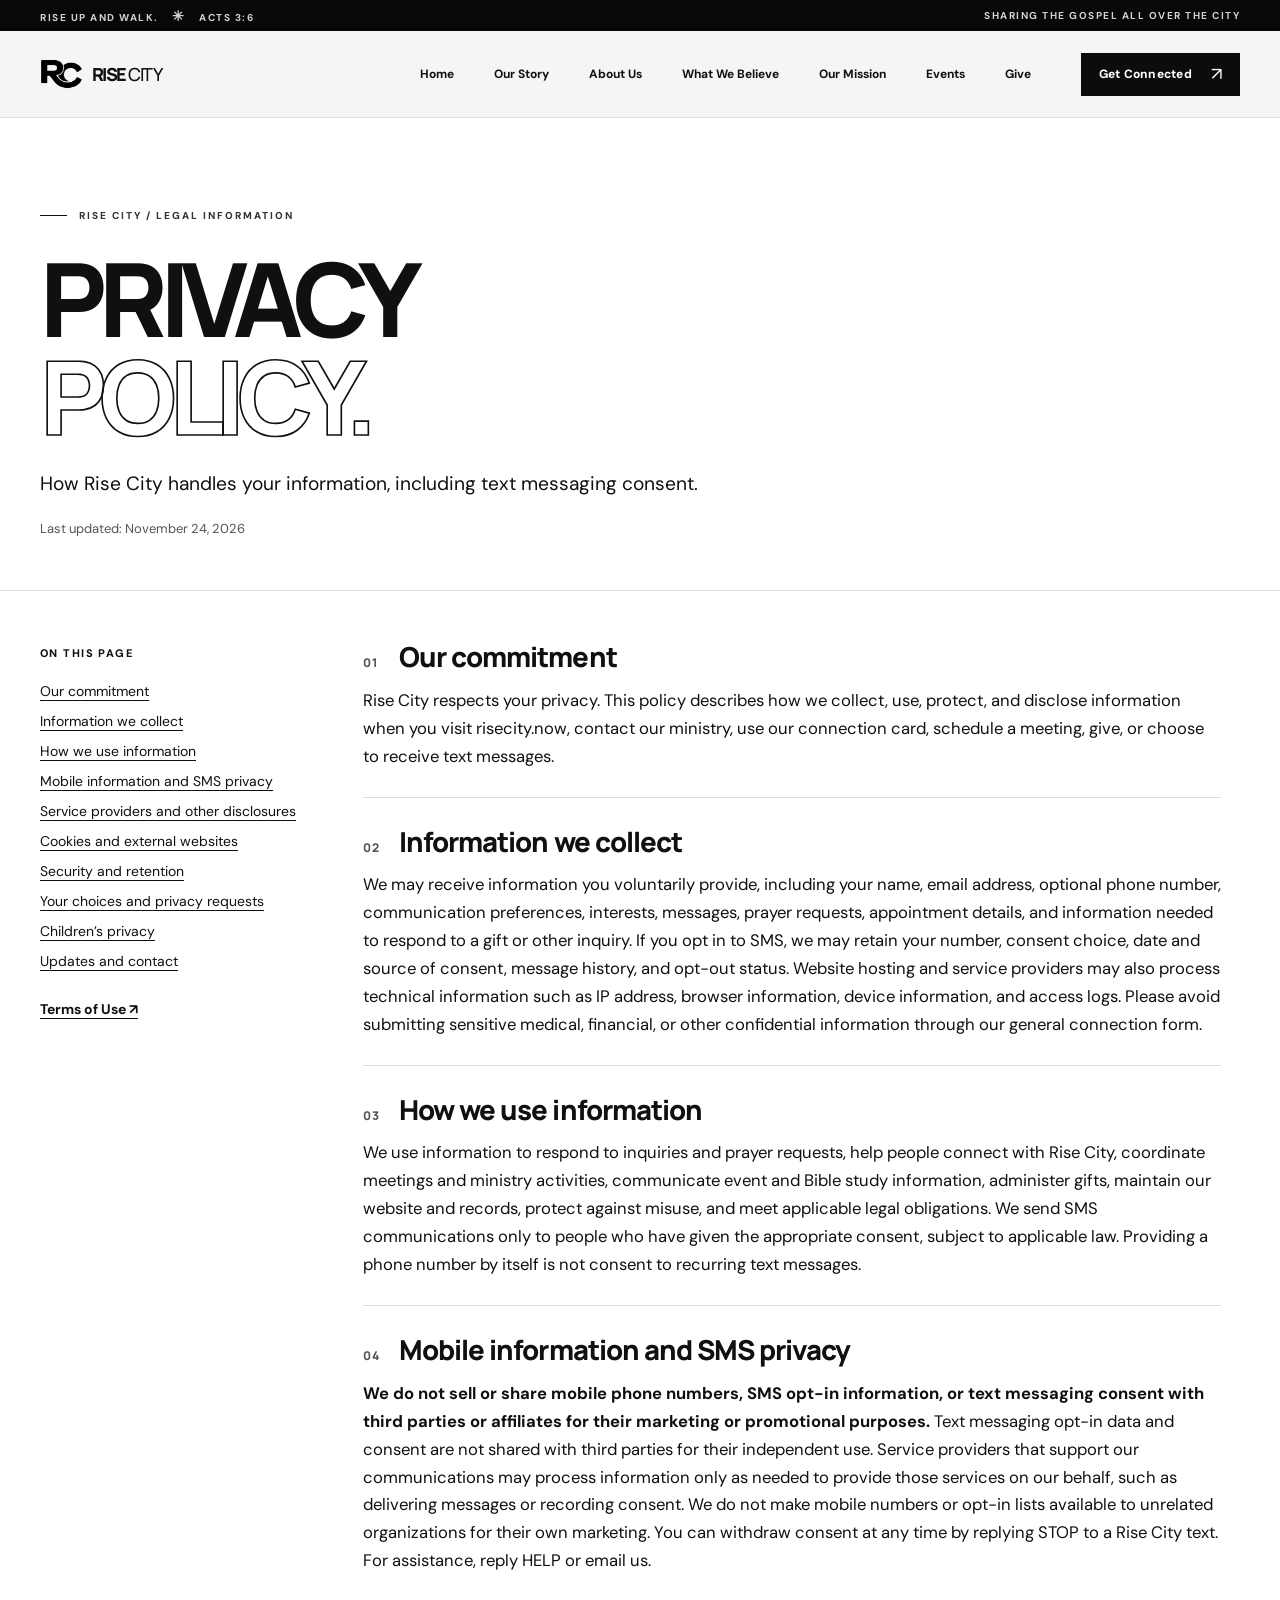
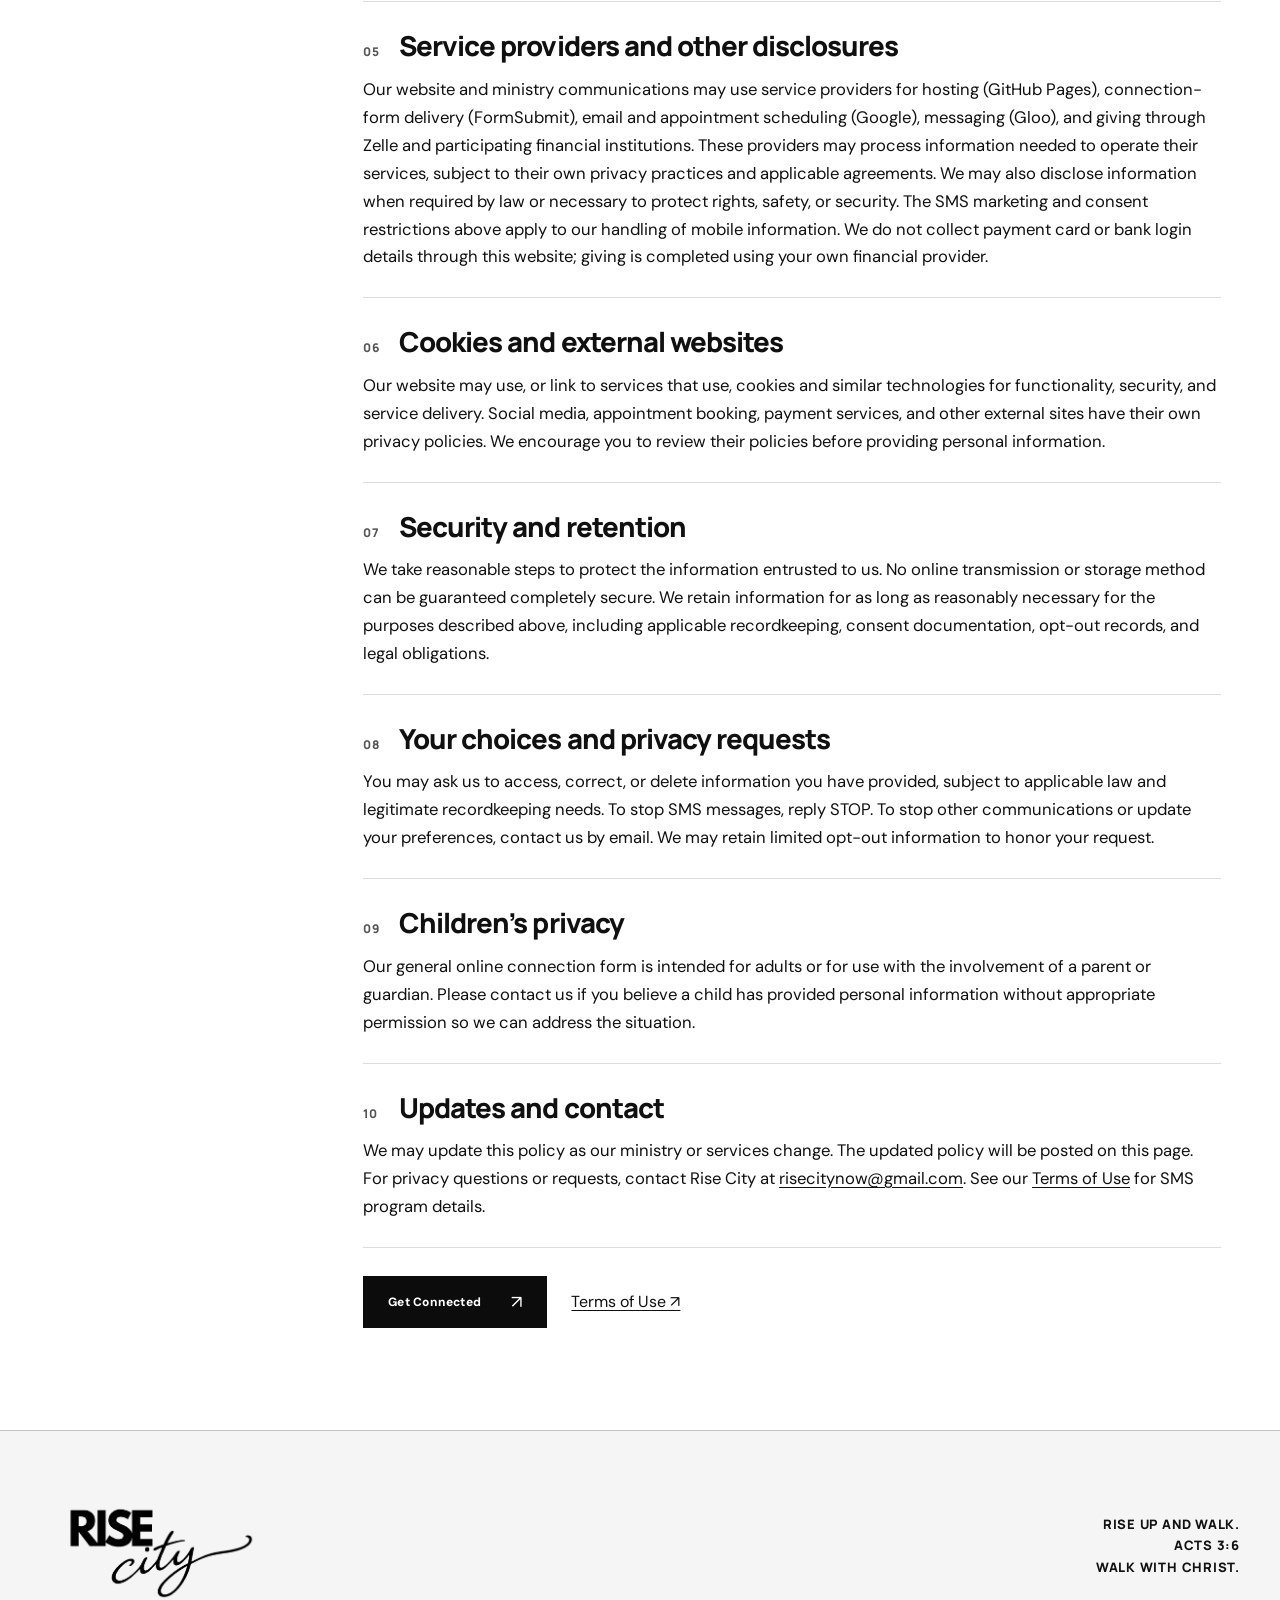
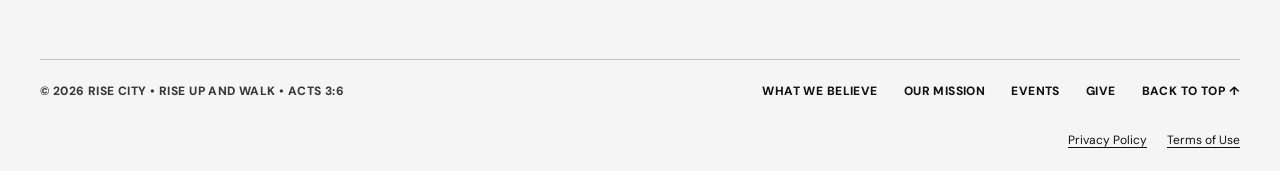
<file: privacy-policy.html>
<!doctype html>
<html lang="en"><head>
<meta charset="utf-8"><meta name="viewport" content="width=device-width,initial-scale=1">
<meta name="theme-color" content="#f5f5f5"><meta name="description" content="How Rise City handles your information, including text messaging consent.">
<meta property="og:title" content="Privacy Policy | Rise City"><meta property="og:description" content="How Rise City handles your information, including text messaging consent."><meta property="og:type" content="website">
<link rel="canonical" href="https://risecity.now/privacy-policy.html"><title>Privacy Policy | Rise City</title>
<link rel="icon" href="assets/favicon.png" type="image/png">
<link rel="preconnect" href="https://fonts.googleapis.com"><link rel="preconnect" href="https://fonts.gstatic.com" crossorigin>
<link href="https://fonts.googleapis.com/css2?family=DM+Sans:wght@400;500;600;700;800&family=Manrope:wght@400;500;600;700;800&display=swap" rel="stylesheet">
<link rel="stylesheet" href="styles.css"><link rel="stylesheet" href="legal.css">
<script defer src="script.js"></script><script defer src="cms-content.js"></script><script defer src="page-links.js"></script><script defer src="legal-links.js"></script>
</head><body class="page-legal" data-legal-title="Privacy Policy | Rise City" data-legal-description="How Rise City handles your information, including text messaging consent.">
<a class="skip-link" href="#main">Skip to content</a>
<div class="topline"><div class="wrap topbar-inner"><span>RISE UP AND WALK. <span class="topline-star">✳</span> ACTS 3:6</span><span>SHARING THE GOSPEL ALL OVER THE CITY</span></div></div>
<header class="site-header" id="top"><div class="wrap nav-shell">
<a aria-label="Rise City — home" class="brand" href="index.html"><img alt="" height="798" src="assets/rc-monogram.png" width="1107"><span>RISE <strong>CITY</strong></span></a>
<nav aria-label="Main navigation" class="nav-links"><a href="index.html">Home</a><a href="index.html#our-story">Our Story</a><a href="beliefs.html">What We Believe</a><a href="index.html#mission">Our Mission</a></nav>
<div class="nav-right"><a class="btn btn-black btn-small" href="connect.html">Get Connected <span aria-hidden="true">↗</span></a><button aria-controls="mobile-menu" aria-expanded="false" aria-label="Open navigation" class="menu-button" id="menu-button" type="button"><span></span><span></span></button></div>
</div><nav aria-label="Mobile navigation" class="mobile-menu" hidden id="mobile-menu"><a href="index.html">Home <span aria-hidden="true">↗</span></a><a href="index.html#our-story">Our Story <span aria-hidden="true">↗</span></a><a href="beliefs.html">What We Believe <span aria-hidden="true">↗</span></a><a href="index.html#mission">Our Mission <span aria-hidden="true">↗</span></a><a href="connect.html">Get Connected <span aria-hidden="true">↗</span></a></nav></header>

<main id="main" class="legal-main">
<section class="legal-hero"><div class="wrap"><div class="section-kicker"><span class="line-mark" aria-hidden="true"></span> RISE CITY / LEGAL INFORMATION</div><h1>PRIVACY<br><span class="outline-word">POLICY.</span></h1><p>How Rise City handles your information, including text messaging consent.</p><p class="legal-date">Last updated: November 24, 2026</p></div></section>
<div class="wrap legal-layout"><aside class="legal-aside" aria-label="On this page"><span class="legal-small">ON THIS PAGE</span><nav class="legal-toc"><a href="#section-1">Our commitment</a>
<a href="#section-2">Information we collect</a>
<a href="#section-3">How we use information</a>
<a href="#section-4">Mobile information and SMS privacy</a>
<a href="#section-5">Service providers and other disclosures</a>
<a href="#section-6">Cookies and external websites</a>
<a href="#section-7">Security and retention</a>
<a href="#section-8">Your choices and privacy requests</a>
<a href="#section-9">Children’s privacy</a>
<a href="#section-10">Updates and contact</a></nav><a class="legal-related" href="terms-of-use.html">Terms of Use ↗</a></aside><article class="legal-body" aria-label="Privacy Policy">
<section class="legal-section" id="section-1"><h2><span class="legal-number">01</span>Our commitment</h2><p>Rise City respects your privacy. This policy describes how we collect, use, protect, and disclose information when you visit risecity.now, contact our ministry, use our connection card, schedule a meeting, give, or choose to receive text messages.</p></section>
<section class="legal-section" id="section-2"><h2><span class="legal-number">02</span>Information we collect</h2><p>We may receive information you voluntarily provide, including your name, email address, optional phone number, communication preferences, interests, messages, prayer requests, appointment details, and information needed to respond to a gift or other inquiry. If you opt in to SMS, we may retain your number, consent choice, date and source of consent, message history, and opt-out status. Website hosting and service providers may also process technical information such as IP address, browser information, device information, and access logs. Please avoid submitting sensitive medical, financial, or other confidential information through our general connection form.</p></section>
<section class="legal-section" id="section-3"><h2><span class="legal-number">03</span>How we use information</h2><p>We use information to respond to inquiries and prayer requests, help people connect with Rise City, coordinate meetings and ministry activities, communicate event and Bible study information, administer gifts, maintain our website and records, protect against misuse, and meet applicable legal obligations. We send SMS communications only to people who have given the appropriate consent, subject to applicable law. Providing a phone number by itself is not consent to recurring text messages.</p></section>
<section class="legal-section" id="section-4"><h2><span class="legal-number">04</span>Mobile information and SMS privacy</h2><p><strong>We do not sell or share mobile phone numbers, SMS opt-in information, or text messaging consent with third parties or affiliates for their marketing or promotional purposes.</strong> Text messaging opt-in data and consent are not shared with third parties for their independent use. Service providers that support our communications may process information only as needed to provide those services on our behalf, such as delivering messages or recording consent. We do not make mobile numbers or opt-in lists available to unrelated organizations for their own marketing. You can withdraw consent at any time by replying STOP to a Rise City text. For assistance, reply HELP or email us.</p></section>
<section class="legal-section" id="section-5"><h2><span class="legal-number">05</span>Service providers and other disclosures</h2><p>Our website and ministry communications may use service providers for hosting (GitHub Pages), connection-form delivery (FormSubmit), email and appointment scheduling (Google), messaging (Gloo), and giving through Zelle and participating financial institutions. These providers may process information needed to operate their services, subject to their own privacy practices and applicable agreements. We may also disclose information when required by law or necessary to protect rights, safety, or security. The SMS marketing and consent restrictions above apply to our handling of mobile information. We do not collect payment card or bank login details through this website; giving is completed using your own financial provider.</p></section>
<section class="legal-section" id="section-6"><h2><span class="legal-number">06</span>Cookies and external websites</h2><p>Our website may use, or link to services that use, cookies and similar technologies for functionality, security, and service delivery. Social media, appointment booking, payment services, and other external sites have their own privacy policies. We encourage you to review their policies before providing personal information.</p></section>
<section class="legal-section" id="section-7"><h2><span class="legal-number">07</span>Security and retention</h2><p>We take reasonable steps to protect the information entrusted to us. No online transmission or storage method can be guaranteed completely secure. We retain information for as long as reasonably necessary for the purposes described above, including applicable recordkeeping, consent documentation, opt-out records, and legal obligations.</p></section>
<section class="legal-section" id="section-8"><h2><span class="legal-number">08</span>Your choices and privacy requests</h2><p>You may ask us to access, correct, or delete information you have provided, subject to applicable law and legitimate recordkeeping needs. To stop SMS messages, reply STOP. To stop other communications or update your preferences, contact us by email. We may retain limited opt-out information to honor your request.</p></section>
<section class="legal-section" id="section-9"><h2><span class="legal-number">09</span>Children’s privacy</h2><p>Our general online connection form is intended for adults or for use with the involvement of a parent or guardian. Please contact us if you believe a child has provided personal information without appropriate permission so we can address the situation.</p></section>
<section class="legal-section" id="section-10"><h2><span class="legal-number">10</span>Updates and contact</h2><p>We may update this policy as our ministry or services change. The updated policy will be posted on this page. For privacy questions or requests, contact Rise City at <a href="mailto:risecitynow@gmail.com">risecitynow@gmail.com</a>. See our <a href="terms-of-use.html">Terms of Use</a> for SMS program details.</p></section>
<div class="legal-end"><a class="btn btn-black" href="connect.html">Get Connected <span aria-hidden="true">↗</span></a><a href="terms-of-use.html">Terms of Use ↗</a></div></article></div></main>
<footer class="footer"><div class="wrap"><div class="footer-top"><a aria-label="Rise City home" href="index.html"><img alt="Rise City" height="929" src="assets/rise-city-wordmark.png" width="1806"></a><div class="footer-motto">RISE UP AND WALK.<br>ACTS 3:6<br><span>WALK WITH CHRIST.</span></div></div><div class="footer-bottom"><span>© <span id="year">2026</span> RISE CITY • RISE UP AND WALK • ACTS 3:6</span><span><a href="beliefs.html">WHAT WE BELIEVE</a> <a href="index.html#mission">OUR MISSION</a> <a href="#top">BACK TO TOP ↑</a></span></div><nav class="rise-legal-footer" aria-label="Legal information"><a href="privacy-policy.html">Privacy Policy</a><a href="terms-of-use.html">Terms of Use</a></nav></div></footer>

</body></html>
</file>
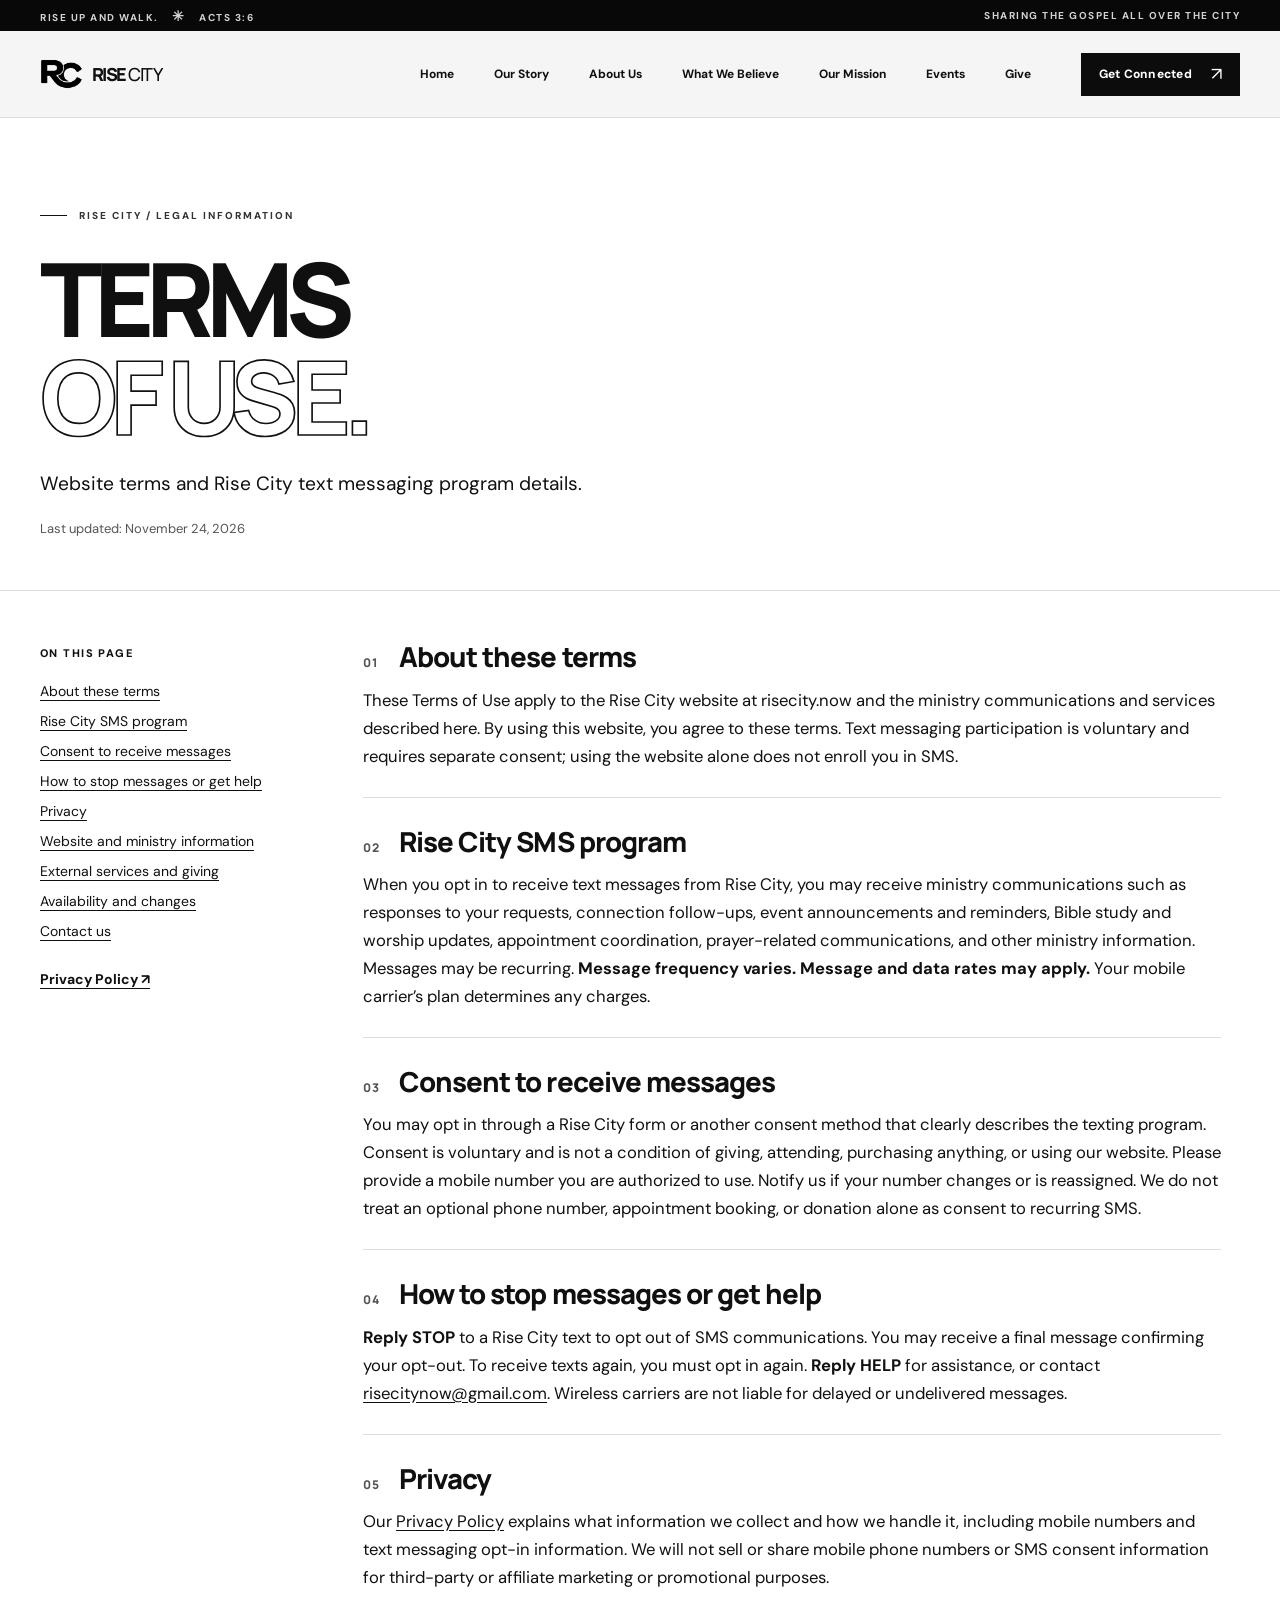
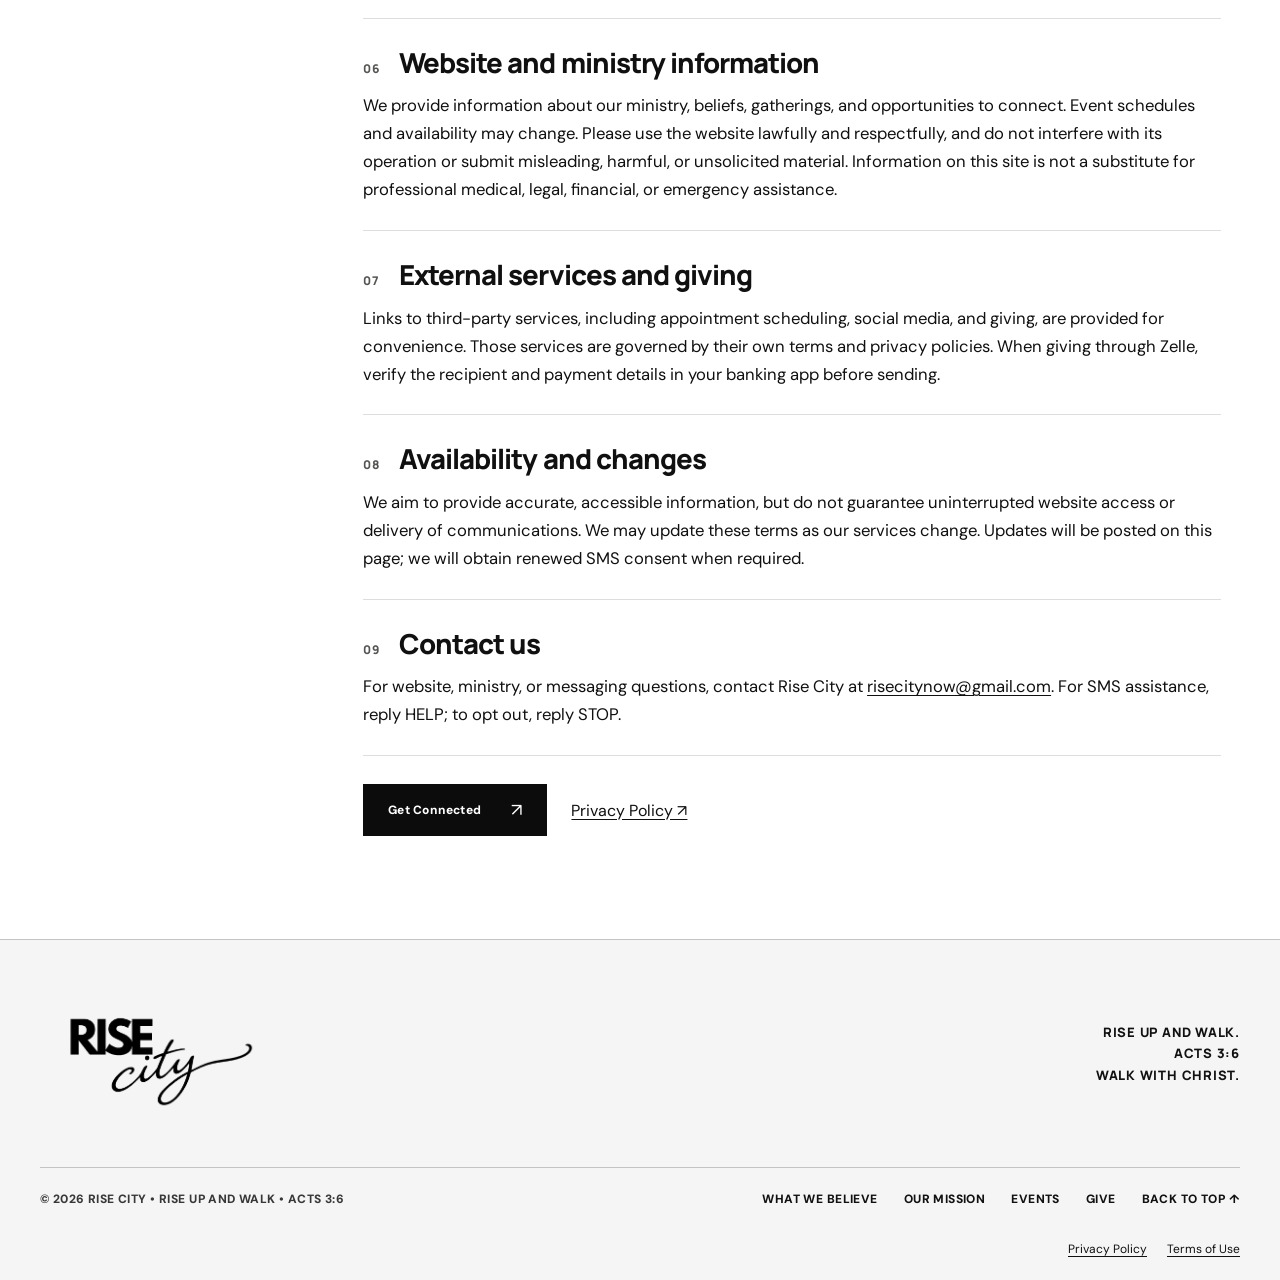
<file: terms-of-use.html>
<!doctype html>
<html lang="en"><head>
<meta charset="utf-8"><meta name="viewport" content="width=device-width,initial-scale=1">
<meta name="theme-color" content="#f5f5f5"><meta name="description" content="Website terms and Rise City text messaging program details.">
<meta property="og:title" content="Terms of Use | Rise City"><meta property="og:description" content="Website terms and Rise City text messaging program details."><meta property="og:type" content="website">
<link rel="canonical" href="https://risecity.now/terms-of-use.html"><title>Terms of Use | Rise City</title>
<link rel="icon" href="assets/favicon.png" type="image/png">
<link rel="preconnect" href="https://fonts.googleapis.com"><link rel="preconnect" href="https://fonts.gstatic.com" crossorigin>
<link href="https://fonts.googleapis.com/css2?family=DM+Sans:wght@400;500;600;700;800&family=Manrope:wght@400;500;600;700;800&display=swap" rel="stylesheet">
<link rel="stylesheet" href="styles.css"><link rel="stylesheet" href="legal.css">
<script defer src="script.js"></script><script defer src="cms-content.js"></script><script defer src="page-links.js"></script><script defer src="legal-links.js"></script>
</head><body class="page-legal" data-legal-title="Terms of Use | Rise City" data-legal-description="Website terms and Rise City text messaging program details.">
<a class="skip-link" href="#main">Skip to content</a>
<div class="topline"><div class="wrap topbar-inner"><span>RISE UP AND WALK. <span class="topline-star">✳</span> ACTS 3:6</span><span>SHARING THE GOSPEL ALL OVER THE CITY</span></div></div>
<header class="site-header" id="top"><div class="wrap nav-shell">
<a aria-label="Rise City — home" class="brand" href="index.html"><img alt="" height="798" src="assets/rc-monogram.png" width="1107"><span>RISE <strong>CITY</strong></span></a>
<nav aria-label="Main navigation" class="nav-links"><a href="index.html">Home</a><a href="index.html#our-story">Our Story</a><a href="beliefs.html">What We Believe</a><a href="index.html#mission">Our Mission</a></nav>
<div class="nav-right"><a class="btn btn-black btn-small" href="connect.html">Get Connected <span aria-hidden="true">↗</span></a><button aria-controls="mobile-menu" aria-expanded="false" aria-label="Open navigation" class="menu-button" id="menu-button" type="button"><span></span><span></span></button></div>
</div><nav aria-label="Mobile navigation" class="mobile-menu" hidden id="mobile-menu"><a href="index.html">Home <span aria-hidden="true">↗</span></a><a href="index.html#our-story">Our Story <span aria-hidden="true">↗</span></a><a href="beliefs.html">What We Believe <span aria-hidden="true">↗</span></a><a href="index.html#mission">Our Mission <span aria-hidden="true">↗</span></a><a href="connect.html">Get Connected <span aria-hidden="true">↗</span></a></nav></header>

<main id="main" class="legal-main">
<section class="legal-hero"><div class="wrap"><div class="section-kicker"><span class="line-mark" aria-hidden="true"></span> RISE CITY / LEGAL INFORMATION</div><h1>TERMS<br><span class="outline-word">OF USE.</span></h1><p>Website terms and Rise City text messaging program details.</p><p class="legal-date">Last updated: November 24, 2026</p></div></section>
<div class="wrap legal-layout"><aside class="legal-aside" aria-label="On this page"><span class="legal-small">ON THIS PAGE</span><nav class="legal-toc"><a href="#section-1">About these terms</a>
<a href="#section-2">Rise City SMS program</a>
<a href="#section-3">Consent to receive messages</a>
<a href="#section-4">How to stop messages or get help</a>
<a href="#section-5">Privacy</a>
<a href="#section-6">Website and ministry information</a>
<a href="#section-7">External services and giving</a>
<a href="#section-8">Availability and changes</a>
<a href="#section-9">Contact us</a></nav><a class="legal-related" href="privacy-policy.html">Privacy Policy ↗</a></aside><article class="legal-body" aria-label="Terms of Use">
<section class="legal-section" id="section-1"><h2><span class="legal-number">01</span>About these terms</h2><p>These Terms of Use apply to the Rise City website at risecity.now and the ministry communications and services described here. By using this website, you agree to these terms. Text messaging participation is voluntary and requires separate consent; using the website alone does not enroll you in SMS.</p></section>
<section class="legal-section" id="section-2"><h2><span class="legal-number">02</span>Rise City SMS program</h2><p>When you opt in to receive text messages from Rise City, you may receive ministry communications such as responses to your requests, connection follow-ups, event announcements and reminders, Bible study and worship updates, appointment coordination, prayer-related communications, and other ministry information. Messages may be recurring. <strong>Message frequency varies. Message and data rates may apply.</strong> Your mobile carrier’s plan determines any charges.</p></section>
<section class="legal-section" id="section-3"><h2><span class="legal-number">03</span>Consent to receive messages</h2><p>You may opt in through a Rise City form or another consent method that clearly describes the texting program. Consent is voluntary and is not a condition of giving, attending, purchasing anything, or using our website. Please provide a mobile number you are authorized to use. Notify us if your number changes or is reassigned. We do not treat an optional phone number, appointment booking, or donation alone as consent to recurring SMS.</p></section>
<section class="legal-section" id="section-4"><h2><span class="legal-number">04</span>How to stop messages or get help</h2><p><strong>Reply STOP</strong> to a Rise City text to opt out of SMS communications. You may receive a final message confirming your opt-out. To receive texts again, you must opt in again. <strong>Reply HELP</strong> for assistance, or contact <a href="mailto:risecitynow@gmail.com">risecitynow@gmail.com</a>. Wireless carriers are not liable for delayed or undelivered messages.</p></section>
<section class="legal-section" id="section-5"><h2><span class="legal-number">05</span>Privacy</h2><p>Our <a href="privacy-policy.html">Privacy Policy</a> explains what information we collect and how we handle it, including mobile numbers and text messaging opt-in information. We will not sell or share mobile phone numbers or SMS consent information for third-party or affiliate marketing or promotional purposes.</p></section>
<section class="legal-section" id="section-6"><h2><span class="legal-number">06</span>Website and ministry information</h2><p>We provide information about our ministry, beliefs, gatherings, and opportunities to connect. Event schedules and availability may change. Please use the website lawfully and respectfully, and do not interfere with its operation or submit misleading, harmful, or unsolicited material. Information on this site is not a substitute for professional medical, legal, financial, or emergency assistance.</p></section>
<section class="legal-section" id="section-7"><h2><span class="legal-number">07</span>External services and giving</h2><p>Links to third-party services, including appointment scheduling, social media, and giving, are provided for convenience. Those services are governed by their own terms and privacy policies. When giving through Zelle, verify the recipient and payment details in your banking app before sending.</p></section>
<section class="legal-section" id="section-8"><h2><span class="legal-number">08</span>Availability and changes</h2><p>We aim to provide accurate, accessible information, but do not guarantee uninterrupted website access or delivery of communications. We may update these terms as our services change. Updates will be posted on this page; we will obtain renewed SMS consent when required.</p></section>
<section class="legal-section" id="section-9"><h2><span class="legal-number">09</span>Contact us</h2><p>For website, ministry, or messaging questions, contact Rise City at <a href="mailto:risecitynow@gmail.com">risecitynow@gmail.com</a>. For SMS assistance, reply HELP; to opt out, reply STOP.</p></section>
<div class="legal-end"><a class="btn btn-black" href="connect.html">Get Connected <span aria-hidden="true">↗</span></a><a href="privacy-policy.html">Privacy Policy ↗</a></div></article></div></main>
<footer class="footer"><div class="wrap"><div class="footer-top"><a aria-label="Rise City home" href="index.html"><img alt="Rise City" height="929" src="assets/rise-city-wordmark.png" width="1806"></a><div class="footer-motto">RISE UP AND WALK.<br>ACTS 3:6<br><span>WALK WITH CHRIST.</span></div></div><div class="footer-bottom"><span>© <span id="year">2026</span> RISE CITY • RISE UP AND WALK • ACTS 3:6</span><span><a href="beliefs.html">WHAT WE BELIEVE</a> <a href="index.html#mission">OUR MISSION</a> <a href="#top">BACK TO TOP ↑</a></span></div><nav class="rise-legal-footer" aria-label="Legal information"><a href="privacy-policy.html">Privacy Policy</a><a href="terms-of-use.html">Terms of Use</a></nav></div></footer>

</body></html>
</file>
<file: styles.css>
:root{--ink:#101010;--muted:#555553;--paper:#faf9f7;--soft:#f1f0ee;--rule:#dededb;--black:#080808;--white:#fff;--serif:'Manrope','Arial Black',Arial,sans-serif;--sans:'DM Sans',Arial,sans-serif;--width:1240px}
*{box-sizing:border-box}
html{scroll-behavior:smooth;scroll-padding-top:96px}
body{margin:0;background:var(--paper);color:var(--ink);font-family:var(--sans);-webkit-font-smoothing:antialiased}
a{color:inherit;text-decoration:none}a:focus-visible,button:focus-visible{outline:3px solid #666;outline-offset:4px}button{font:inherit}img{display:block;max-width:100%}p{line-height:1.72;margin:0}.wrap{width:min(var(--width),calc(100% - 80px));margin-inline:auto}.section-pad{padding:130px 0}.skip-link{position:absolute;left:16px;top:-80px;z-index:100;background:white;padding:14px}.skip-link:focus{top:12px}
.topline{height:31px;background:var(--black);color:#d3d3d0;font-size:10px;font-weight:700;letter-spacing:.15em}.topbar-inner{height:100%;display:flex;align-items:center;justify-content:space-between}.topline-star{font-size:14px;margin-inline:10px;color:white}
.site-header{position:sticky;top:0;z-index:20;background:rgba(250,249,247,.96);backdrop-filter:blur(18px);border-bottom:1px solid #e5e4e2}.nav-shell{height:86px;display:flex;align-items:center;justify-content:space-between;gap:24px}.brand{display:inline-flex;align-items:center;gap:9px;white-space:nowrap}.brand img{width:43px;height:37px;object-fit:contain}.brand span{font-family:var(--serif);font-size:18px;font-weight:800;letter-spacing:-.09em}.brand strong{font-weight:500;letter-spacing:-.07em}.nav-links{display:flex;align-items:center;gap:40px;margin-left:auto;margin-right:26px}.nav-links a{font-size:12px;font-weight:700;transition:opacity .2s;position:relative}.nav-links a:hover{opacity:.55}.nav-links .nav-active:after{content:'';height:2px;background:#111;position:absolute;bottom:-8px;left:0;right:0}.nav-right{display:flex;align-items:center;gap:12px}.btn{min-height:52px;padding:0 24px;display:inline-flex;align-items:center;justify-content:center;gap:30px;border:1px solid currentColor;font-size:12px;font-weight:800;letter-spacing:.02em;transition:transform .2s,background .2s,color .2s}.btn:hover{transform:translateY(-3px)}.btn span{font-size:18px;font-weight:400;line-height:1}.btn-small{min-height:43px;padding:0 17px;gap:19px}.btn-black{background:#0c0c0c;color:white;border-color:#0c0c0c}.btn-black:hover{background:#414141}.btn-white{background:#fff;color:#050505;border-color:#fff}.menu-button{display:none;border:0;background:none;padding:12px;cursor:pointer}.menu-button span{display:block;width:23px;height:2px;background:black;margin:6px 0;transition:transform .2s}.menu-open .menu-button span:first-child{transform:translateY(4px) rotate(45deg)}.menu-open .menu-button span:last-child{transform:translateY(-4px) rotate(-45deg)}.mobile-menu[hidden]{display:none!important}.mobile-menu{display:none}
.hero{padding-top:34px;padding-bottom:94px}.hero-topline{display:flex;justify-content:space-between;align-items:center;font-size:10px;font-weight:800;letter-spacing:.14em;color:#3d3d3d}.pulse-dot{display:inline-block;width:7px;height:7px;background:#111;border-radius:50%;margin-right:9px}.hero-banner{position:relative;background:#f5f5f5;margin-top:20px;overflow:hidden}.hero-banner-image{width:100%;height:auto}.hero-mobile-art{display:none}.hero-bottom{display:grid;grid-template-columns:1.48fr 1fr;gap:60px;align-items:end;padding-top:62px}.section-kicker{display:flex;align-items:center;gap:12px;color:#333;font-size:10px;letter-spacing:.2em;font-weight:800;line-height:1.6}.line-mark{width:27px;height:1px;background:currentColor;display:inline-block}.hero h1,.display{font-family:var(--serif);font-weight:800;line-height:.99;letter-spacing:-.082em;margin:24px 0 0}.hero h1{font-size:clamp(58px,6.7vw,102px)}.outline-word{color:transparent;-webkit-text-stroke:1.65px #111}.hero-bottom-right{padding-bottom:7px}.hero-bottom-right p{max-width:445px;font-size:17px;line-height:1.72;color:#4b4b4a}.button-row{display:flex;gap:22px;align-items:center;flex-wrap:wrap;margin-top:30px}.text-link{display:inline-flex;gap:18px;align-items:center;font-size:12px;font-weight:800;border-bottom:1px solid #222;padding-bottom:8px}.text-link span{font-size:18px}
.statement-bar{background:#111;color:white;overflow:hidden}.statement-track{min-height:66px;display:flex;align-items:center;justify-content:space-around;width:max(1250px,100%);font-family:var(--serif);font-size:13px;font-weight:800;letter-spacing:.08em}.statement-track i{font-style:normal;font-size:18px;opacity:.55}
.story{background:#fff}.story-grid{display:grid;grid-template-columns:1fr 1fr;gap:clamp(50px,8vw,120px);align-items:center}.story-image-wrap{position:relative;overflow:hidden;background:#eaeaea}.story-image-wrap>img{width:100%;height:660px;object-fit:cover;object-position:center center;filter:grayscale(100%)}.image-corner{position:absolute;left:0;bottom:0;display:flex;justify-content:space-between;gap:42px;background:white;padding:16px 20px;color:#111;font-weight:800;font-size:10px;letter-spacing:.1em}.story .display{font-size:clamp(56px,6.5vw,94px)}.short-rule{width:64px;height:2px;background:black;margin:38px 0 34px}.story-copy>p{max-width:495px;color:#575754;margin-top:18px;font-size:15px}.story-copy>.lead{font-size:21px;color:#161616;line-height:1.5;font-weight:700}.story-footer{margin-top:42px;padding-top:24px;border-top:1px solid var(--rule);display:flex;justify-content:space-between;align-items:center;font-size:10px;line-height:2;letter-spacing:.1em}.story-footer strong{font-size:13px;letter-spacing:.05em}.arrow-circle{border:1px solid #111;border-radius:50%;width:48px;height:48px;display:grid;place-items:center;font-size:22px;transition:background .2s,color .2s}.arrow-circle:hover{background:black;color:white}
.pillars{background:#efeeec}.split-heading{display:grid;grid-template-columns:1.1fr .9fr;gap:60px;align-items:end;margin-bottom:58px}.split-heading .display{font-size:clamp(56px,7.6vw,110px)}.split-heading>p{max-width:400px;margin-left:auto;padding-bottom:9px;color:#525250;font-size:16px}.pillar-grid{display:grid;grid-template-columns:repeat(3,1fr);border:1px solid #d9d9d6}.pillar{min-height:360px;background:#f8f7f5;padding:36px 35px;position:relative;display:flex;flex-direction:column;border-right:1px solid #dededb}.pillar:last-child{border-right:0}.pillar-no{font-size:10px;font-weight:800;letter-spacing:.14em;color:#777}.pillar-symbol{font-family:var(--serif);font-size:56px;line-height:1;flex:1;padding-top:35px}.pillar h3{font-size:29px;letter-spacing:-.045em;margin:0 0 12px;font-weight:800}.pillar p{color:#666;line-height:1.65;font-size:14px;min-height:70px}.pillar-line{width:34px;height:2px;background:#111;margin-top:24px}
.beliefs-preview{background:#fff}.believers-intro{display:grid;grid-template-columns:1.12fr .88fr;gap:55px;align-items:end;margin-bottom:50px}.believers-intro .display{font-size:clamp(60px,7.1vw,109px)}.believers-intro .lead{font-weight:700;font-size:17px;margin-top:26px;max-width:530px;line-height:1.5}.intro-right{padding-bottom:8px}.intro-right p{font-size:15px;color:#60605d;margin-bottom:27px}.belief-link-grid{display:grid;grid-template-columns:repeat(3,1fr);border-top:1px solid var(--rule);border-left:1px solid var(--rule)}.belief-link{min-height:153px;border-bottom:1px solid var(--rule);border-right:1px solid var(--rule);padding:22px 24px;display:flex;flex-direction:column;gap:19px;transition:background .2s,color .2s}.belief-link:hover{background:#101010;color:white}.belief-link>span{font-size:11px;letter-spacing:.1em;font-weight:800;opacity:.52}.belief-link>strong{font-family:var(--serif);font-size:17px;line-height:1.27;letter-spacing:-.04em;font-weight:800;flex:1}.belief-link>b{align-self:end;font-size:20px;font-weight:400;line-height:1}.belief-link-all{background:#111;color:white}.belief-link-all>span{opacity:.8}.belief-link-all:hover{background:#393939}
.foundation{background:#090909;color:#fff;overflow:hidden}.foundation-inner{padding:125px 0 108px;position:relative}.light-kicker{color:#c9c9c9}.foundation h2{position:relative;z-index:1;font-family:var(--serif);font-size:clamp(65px,10vw,153px);font-weight:800;letter-spacing:-.094em;line-height:.99;margin:35px 0 55px}.foundation h2 span{-webkit-text-stroke:1.3px #fff;color:transparent}.foundation-bottom{position:relative;z-index:1;display:flex;justify-content:space-between;align-items:flex-end;gap:80px;border-top:1px solid #444;padding-top:28px}.foundation-bottom p{font-size:15px;color:#cecece;max-width:410px}.foundation-bottom>span{color:#eaeaea;font-size:14px;max-width:420px;line-height:1.6;text-align:right}.foundation-bottom small{display:inline-block;color:#929292;font-size:10px;font-weight:800;letter-spacing:.14em;margin-top:8px}.foundation-watermark{position:absolute;width:420px;right:-135px;top:40px;opacity:.07;filter:invert(1)}
.visit{background:#f4f3f1}.visit-intro{display:grid;grid-template-columns:1.2fr .8fr;gap:60px;align-items:end;margin-bottom:55px}.visit-intro .display{font-size:clamp(54px,7.7vw,111px)}.visit-intro>p{max-width:365px;color:#575754;font-size:16px;margin-left:auto;padding-bottom:8px}.visit-grid{display:grid;grid-template-columns:repeat(3,1fr);gap:14px}.visit-card{background:#fff;padding:31px 30px 30px;min-height:285px;display:flex;flex-direction:column}.visit-icon{font-size:12px;font-weight:800;letter-spacing:.08em}.visit-card h3{font-family:var(--serif);font-size:24px;letter-spacing:-.05em;margin:45px 0 12px}.visit-card p{font-size:15px;color:#545452}.visit-card [data-address]:not([hidden]){font-size:13px;margin-top:8px}.under-label{font-size:10px;font-weight:800;letter-spacing:.1em;opacity:.45;margin-top:auto;padding-top:28px}
.connect-section{background:#101010;color:#fff}.connect-grid{padding:125px 0;display:grid;grid-template-columns:1.18fr .82fr;gap:80px;align-items:end}.connect-grid h2{font-family:var(--serif);font-size:clamp(58px,7.6vw,112px);letter-spacing:-.086em;line-height:1.03;margin:30px 0 0}.connect-grid h2 span{color:transparent;-webkit-text-stroke:1.3px white}.connect-right{padding-bottom:8px}.connect-right>p{color:#d1d1d1;font-size:17px;max-width:430px}.contact-details{margin-top:25px;display:flex;flex-direction:column;gap:9px}.contact-details a{color:#fff;text-decoration:underline;text-underline-offset:5px;font-weight:700}.contact-muted{color:#aaa;font-size:13px}.social-links{display:flex;flex-wrap:wrap;gap:20px;margin:18px 0 25px}.social-links a{font-weight:800;font-size:12px;border-bottom:1px solid #8a8a8a;padding-bottom:4px}.connect-right>.btn{margin-top:30px}
.footer{background:#090909;color:white;border-top:1px solid #2a2a2a}.footer-top{display:flex;justify-content:space-between;align-items:center;padding:58px 0 56px;gap:40px}.footer-top img{filter:invert(1);width:220px;height:auto}.footer-motto{font-size:13px;font-family:var(--serif);font-weight:800;letter-spacing:.06em;line-height:1.9;text-align:right}.footer-bottom{border-top:1px solid #333;display:flex;justify-content:space-between;gap:24px;flex-wrap:wrap;padding:22px 0 30px;font-weight:800;font-size:10px;letter-spacing:.09em;color:#a8a8a8}.footer-bottom>span:last-child{display:flex;gap:26px}.footer-bottom a:hover{color:white}
/* Beliefs page */
.beliefs-hero{padding:95px 0 78px;border-bottom:1px solid var(--rule)}.bel-line{font-size:10px;font-weight:800;letter-spacing:.19em;display:flex;justify-content:space-between;gap:24px}.bel-hero-grid{display:grid;grid-template-columns:1.14fr .86fr;gap:60px;align-items:end;margin-top:45px}.bel-hero-title{font-family:var(--serif);font-size:clamp(65px,8.8vw,133px);font-weight:800;line-height:.97;letter-spacing:-.095em;margin:0}.bel-hero-title span{color:transparent;-webkit-text-stroke:1.5px #111}.bel-hero-sub{font-size:20px;font-weight:700;max-width:430px;line-height:1.48;margin:0 0 20px}.bel-hero-desc{font-size:15px;color:#62615e}.bel-hero-stat{font-size:10px;margin-top:34px;letter-spacing:.12em;font-weight:800}.beliefs-body{background:white;padding:95px 0 110px}.beliefs-layout{display:grid;grid-template-columns:285px 1fr;gap:clamp(55px,7vw,100px);align-items:start}.beliefs-aside{position:sticky;top:120px}.beliefs-aside h2{font-size:10px;font-weight:800;letter-spacing:.16em;margin:0 0 22px}.toc{display:grid;border-top:1px solid var(--rule)}.toc a{padding:11px 0;border-bottom:1px solid #e6e5e3;display:grid;grid-template-columns:26px 1fr;gap:12px;font-size:12px;font-weight:700;line-height:1.32}.toc a:hover{color:#666}.toc span{font-size:10px;color:#989892}.beliefs-article{scroll-margin-top:120px;border-top:1px solid var(--rule);padding:34px 0 48px}.beliefs-article:first-child{border-top:0;padding-top:0}.article-number{font-size:11px;font-weight:800;letter-spacing:.13em;color:#777}.beliefs-article h2{font-family:var(--serif);font-size:clamp(30px,3.5vw,46px);letter-spacing:-.065em;line-height:1.15;margin:16px 0 26px}.beliefs-article p{font-size:16px;line-height:1.84;color:#484844;margin:0 0 18px}.beliefs-article p strong{color:#111}.beliefs-article .scripture{border-left:3px solid #111;padding:10px 18px;margin:28px 0 0;background:#f6f6f4;font-size:13px;line-height:1.7;color:#4b4b47}.scripture strong{font-size:10px;letter-spacing:.14em;color:#111;display:block;margin-bottom:4px}.toc-top{display:none}.beliefs-end{margin:52px 0 0;padding:45px;background:#101010;color:white}.beliefs-end>span{font-size:10px;letter-spacing:.17em;font-weight:800;color:#aaa}.beliefs-end h2{font-family:var(--serif);font-size:clamp(36px,5vw,64px);letter-spacing:-.07em;line-height:1.1;margin:19px 0}.beliefs-end p{line-height:1.75;max-width:700px;color:#dedede}.beliefs-end blockquote{margin:28px 0 0;padding-top:18px;border-top:1px solid #444;color:#e3e3e3;font-size:13px}.bel-back-link{display:inline-flex;align-items:center;gap:10px;margin:35px 0 0;font-size:12px;font-weight:800;border-bottom:1px solid #111;padding-bottom:6px}
@media(max-width:1100px){.nav-links{gap:24px;margin-right:8px}.hero h1{font-size:clamp(52px,6.6vw,80px)}.hero-bottom{gap:35px}.story-grid{gap:55px}.section-pad{padding:105px 0}.story-image-wrap>img{height:580px}.pillar{padding:28px 23px}.beliefs-layout{grid-template-columns:245px 1fr;gap:40px}}
@media(max-width:900px){.wrap{width:min(100% - 44px,var(--width))}.topline{height:30px}.topbar-inner>span:last-child{display:none}.nav-shell{height:72px}.nav-links,.nav-right>.btn{display:none}.menu-button{display:block}.mobile-menu{display:block;position:absolute;left:0;right:0;top:100%;background:var(--paper);border-top:1px solid var(--rule);box-shadow:0 18px 26px #00000012;padding:10px 22px 24px}.mobile-menu a{display:flex;justify-content:space-between;font-size:17px;font-weight:800;padding:17px 0;border-bottom:1px solid #ddd}.hero{padding-bottom:72px}.hero-bottom{gap:25px}.hero h1{font-size:clamp(49px,7.4vw,77px)}.hero-bottom-right p{font-size:15px}.story-grid{gap:35px}.story-image-wrap>img{height:540px}.story .display{font-size:clamp(52px,6.8vw,72px)}.split-heading .display,.visit-intro .display{font-size:clamp(52px,8vw,85px)}.pillar h3{font-size:24px}.pillar{padding:24px 20px;min-height:340px}.believers-intro .display{font-size:clamp(55px,8vw,88px)}.foundation h2{font-size:clamp(60px,9.4vw,100px)}.connect-grid{gap:40px}.connect-grid h2{font-size:clamp(58px,8vw,85px)}.beliefs-layout{display:block}.beliefs-aside{position:static;margin-bottom:40px}.toc{grid-template-columns:1fr 1fr;column-gap:25px}.bel-hero-grid{gap:25px}}
@media(max-width:650px){html{scroll-padding-top:80px}.wrap{width:calc(100% - 36px)}.topbar-inner{justify-content:center}.topbar-inner>span:first-child{letter-spacing:.12em;font-size:9px}.nav-shell{height:66px}.brand img{width:39px;height:32px}.brand span{font-size:16px}.section-pad{padding:78px 0}.hero{padding-top:19px;padding-bottom:58px}.hero-topline{font-size:9px;letter-spacing:.08em}.hero-topline>span:last-child{display:none}.hero-banner{display:none}.hero-mobile-art{display:block;position:relative;margin-top:19px;height:440px;background:#eee;overflow:hidden}.hero-mobile-art .mobile-wordmark{position:absolute;top:4px;left:5%;width:90%;height:225px;object-fit:contain;z-index:2}.hero-mobile-art .mobile-people{position:absolute;bottom:-40px;left:15%;width:70%;height:340px;object-fit:cover;object-position:center 29%;mix-blend-mode:multiply}.hero-bottom{display:block;padding-top:40px}.hero h1{font-size:clamp(47px,11vw,76px);letter-spacing:-.085em}.hero-bottom-right{margin-top:25px}.hero-bottom-right p{font-size:15px}.button-row{gap:19px}.btn{min-height:49px;padding:0 17px}.statement-track{min-height:56px;gap:34px;padding:0 25px;font-size:10px;justify-content:flex-start;white-space:nowrap}.story-grid{display:flex;flex-direction:column;gap:45px;align-items:stretch}.story-image-wrap{max-width:600px}.story-image-wrap>img{height:490px}.story .display,.split-heading .display,.visit-intro .display{font-size:clamp(55px,11.6vw,79px)}.story-copy .section-kicker{font-size:9px}.story-copy>.lead{font-size:19px}.short-rule{margin:28px 0}.story-footer{margin-top:30px}.split-heading,.believers-intro,.visit-intro,.connect-grid{display:block}.split-heading .display{margin-bottom:22px}.split-heading>p,.visit-intro>p{margin-left:0;max-width:450px;padding:0}.pillar-grid,.visit-grid{display:block;border:none}.pillar{min-height:260px;margin:0 0 12px;border:1px solid #d9d9d6;padding:24px}.pillar-symbol{font-size:44px;padding-top:19px;flex:0 0 75px}.pillar p{min-height:0}.pillars .split-heading{margin-bottom:30px}.believers-intro .display{font-size:clamp(58px,11.3vw,85px)}.believers-intro .lead{margin-top:20px}.intro-right{margin-top:27px}.belief-link-grid{grid-template-columns:1fr 1fr}.belief-link{min-height:142px;padding:17px 14px}.belief-link>strong{font-size:14px}.belief-link>span{font-size:10px}.foundation-inner{padding:82px 0 73px}.foundation h2{font-size:clamp(47px,11.8vw,78px);margin:32px 0 34px}.foundation-bottom{display:block}.foundation-bottom>span{display:block;margin-top:24px;text-align:left}.foundation-watermark{right:-100px;top:150px;width:260px}.visit-intro .display{margin-bottom:25px}.visit-grid{margin-top:30px}.visit-card{min-height:220px;margin-bottom:12px}.visit-card h3{margin-top:27px}.connect-grid{padding:79px 0}.connect-grid h2{font-size:clamp(55px,12vw,81px)}.connect-right{margin-top:34px}.connect-right>p{font-size:15px}.footer-top{padding:41px 0;align-items:flex-start;display:block}.footer-top img{width:180px}.footer-motto{margin-top:27px;text-align:left;font-size:11px}.footer-bottom{display:block;font-size:9px}.footer-bottom>span:last-child{margin-top:22px;gap:19px}.bel-hero-grid{display:block;margin-top:30px}.beliefs-hero{padding:65px 0 52px}.bel-hero-title{font-size:clamp(62px,13vw,86px)}.bel-hero-right{margin-top:30px}.bel-hero-sub{font-size:18px}.bel-hero-desc{font-size:14px}.beliefs-body{padding:55px 0 75px}.toc{grid-template-columns:1fr 1fr;column-gap:17px}.toc a{font-size:11px;grid-template-columns:22px 1fr;gap:6px}.beliefs-article{padding:30px 0 40px}.beliefs-article h2{font-size:31px}.beliefs-article p{font-size:15px}.beliefs-end{padding:28px 23px}.bel-line span:last-child{display:none}}
@media(max-width:380px){.hero-mobile-art{height:388px}.hero-mobile-art .mobile-people{height:305px}.hero h1{font-size:44px}.belief-link-grid{grid-template-columns:1fr}.belief-link{min-height:105px}.footer-bottom>span:last-child{gap:12px}}
@media(prefers-reduced-motion:reduce){html{scroll-behavior:auto}*,*:before,*:after{transition:none!important;animation:none!important}}


/* Acts 3:6 — the invitation that grounds the Rise City identity */
.hero h1{font-size:clamp(60px,7.6vw,114px)}
.hero-bottom{grid-template-columns:minmax(0,1.32fr) minmax(0,.88fr);gap:clamp(32px,5vw,78px)}
.hero-message{min-width:0}
.hero-verse{font-size:clamp(17px,1.5vw,21px)!important;font-weight:700!important;line-height:1.54!important;color:#161616!important;max-width:420px}
.hero-verse strong{display:block;font-size:10px;letter-spacing:.12em;margin-top:12px}
.hero-invitation{font-size:15px!important;line-height:1.7!important;color:#585855!important;margin-top:20px}
.calling{background:#fff;border-top:1px solid var(--rule)}
.calling-layout{display:grid;grid-template-columns:1.05fr .95fr;gap:clamp(50px,8vw,140px);align-items:center;padding:35px 0 60px}
.calling-lead h2{font-size:clamp(62px,6.2vw,93px);margin-top:0}
.calling-verse{margin-top:44px;border-left:3px solid #111;padding:4px 0 4px 22px;max-width:450px}
.calling-verse>span,.calling-verse cite{display:block;font:800 10px/1.5 var(--sans);letter-spacing:.17em;color:#646460;font-style:normal}
.calling-verse blockquote{margin:12px 0 10px;font-size:clamp(19px,2vw,26px);font-weight:700;line-height:1.48;letter-spacing:-.025em}
.calling-copy{padding-top:18px}
.calling-copy p{font-size:15px;color:#555551;line-height:1.85;margin:0 0 19px}
.calling-copy .lead{font-size:23px;line-height:1.5;color:#111;font-weight:800;letter-spacing:-.03em;margin-bottom:24px}
.calling-copy .text-link{margin-top:17px}
.calling-steps{display:grid;grid-template-columns:repeat(3,minmax(0,1fr));gap:0;border:1px solid #d9d9d7}
.calling-steps article{padding:28px 27px 35px;min-height:214px;border-right:1px solid #d9d9d7;background:#f9f8f6}
.calling-steps article:last-child{border-right:0}
.calling-steps span{display:block;font-size:10px;font-weight:800;color:#747470;letter-spacing:.14em}
.calling-steps h3{font:800 24px/1.15 var(--serif);letter-spacing:-.045em;margin:31px 0 13px}
.calling-steps p{font-size:14px;color:#5f5f5c;line-height:1.6}
.bel-theme{padding:17px 19px;margin:23px 0 0;border-left:3px solid #111;background:#efeeec;font-size:14px;font-weight:600;line-height:1.65}
.bel-theme strong{display:block;font-size:10px;letter-spacing:.08em;margin-top:10px}
@media (max-width:1100px){.hero h1{font-size:clamp(52px,6.6vw,88px)}.calling-lead h2{font-size:clamp(54px,6.6vw,75px)}}
@media (max-width:900px){.hero h1{font-size:clamp(49px,7.4vw,75px)}.calling-layout{gap:40px}.calling-lead h2{font-size:clamp(51px,7vw,68px)}.calling-steps article{padding:24px 18px}.calling-steps h3{font-size:21px}}
@media (max-width:650px){
 .hero h1{font-size:clamp(46px,11vw,72px);letter-spacing:-.09em}
 .hero-verse{font-size:19px!important}.hero-invitation{font-size:15px!important}
 .calling-layout{display:flex;flex-direction:column;align-items:stretch;gap:38px;padding:24px 0 38px}
 .calling-lead h2{font-size:clamp(55px,11.5vw,76px)}
 .calling-verse{margin-top:33px}.calling-copy{padding:0}.calling-copy .lead{font-size:20px}
 .calling-steps{display:block;border:0}.calling-steps article{min-height:0;margin-bottom:10px;border:1px solid #d9d9d7;padding:24px}
 .calling-steps h3{margin:21px 0 10px;font-size:24px}
}
@media(max-width:380px){.hero h1{font-size:44px}.calling-lead h2{font-size:50px}}


/* Updated to match the supplied hero artwork exactly.
   The attached banner is now the primary asset on desktop and mobile,
   and the site background uses the same soft cool-gray tone so the page
   blends seamlessly with the artwork. */
:root { --paper:#f5f5f5; --soft:#f1f1f1; --rule:#dddddd; }
body { background:var(--paper); }
.site-header { background:rgba(245,245,245,.96); border-bottom-color:#dddddd; }
.hero,
.story,
.beliefs-preview,
.visit,
.calling,
.beliefs-body { background:var(--paper); }
.pillars { background:#efefef; }
.pillar,.visit-card,.beliefs-end,.story-image-wrap { background:#fafafa; }
.image-corner { background:#f5f5f5; }
.hero::before { content:none; }
.hero-banner { background:transparent; }
.hero-banner-image {
  -webkit-mask-image:none;
  mask-image:none;
}
@media(max-width:650px){
  .hero-banner{display:block;margin-top:18px;overflow:hidden}
  .hero-banner-image{width:100%;height:auto;display:block}
  .hero-mobile-art{display:none!important}
}


/* Editable Design Studio — styles are driven by content/appearance.json.
   CSS variables retain current branding defaults until the JSON loads. */
:root{
 --cms-bg:#f5f5f5;--cms-ink:#101010;--cms-muted:#555553;
 --cms-surface:#fafafa;--cms-alt:#efefef;--cms-border:#dddddd;
 --cms-header-bg:#f5f5f5;--cms-header-ink:#101010;
 --cms-top-bg:#080808;--cms-top-ink:#d3d3d0;
 --cms-accent:#111111;--cms-outline:#111111;
 --cms-btn-bg:#0c0c0c;--cms-btn-ink:#ffffff;
 --cms-light-btn-bg:#ffffff;--cms-light-btn-ink:#080808;
 --cms-dark-bg:#090909;--cms-dark-ink:#ffffff;
 --cms-footer-bg:#f5f5f5;
 --cms-heading-scale:1;--cms-body-size:16px;--cms-line-height:1.72;
 --cms-nav-size:12px;--cms-head-tracking:-.082em;
 --cms-section-desktop:130px;--cms-section-mobile:78px;
 --cms-radius-card:0px;--cms-radius-button:0px;
 --cms-headfont:'Manrope',Arial,sans-serif;
 --cms-bodyfont:'DM Sans',Arial,sans-serif;
}
body{background:var(--cms-bg);color:var(--cms-ink);font-family:var(--cms-bodyfont);font-size:var(--cms-body-size)}
body p{line-height:var(--cms-line-height)}
.site-header{background:var(--cms-header-bg);color:var(--cms-header-ink);border-color:var(--cms-border)}
.topline{background:var(--cms-top-bg);color:var(--cms-top-ink)}
.topline-star{color:var(--cms-top-ink)}
.nav-links a{font-size:var(--cms-nav-size)}
.btn{border-radius:var(--cms-radius-button)}
.btn-black{background:var(--cms-btn-bg);border-color:var(--cms-btn-bg);color:var(--cms-btn-ink)}
.btn-white{background:var(--cms-light-btn-bg);border-color:var(--cms-light-btn-bg);color:var(--cms-light-btn-ink)}
.hero,.calling,.story,.beliefs-preview,.visit,.beliefs-body,.beliefs-hero{background:var(--cms-bg)}
.pillars{background:var(--cms-alt)}
.pillar,.visit-card,.calling-steps article,.beliefs-end,.story-image-wrap{background:var(--cms-surface);border-radius:var(--cms-radius-card)}
.image-corner{background:var(--cms-bg)}
.foundation{background:var(--cms-dark-bg);color:var(--cms-dark-ink)}
.connect-section{background:var(--cms-dark-bg);color:var(--cms-dark-ink)}
.statement-bar{background:var(--cms-dark-bg);color:var(--cms-dark-ink)}
.footer{background:var(--cms-footer-bg)}
.bel-theme{background:var(--cms-alt)}
.short-rule,.line-mark,.pillar-line,.pulse-dot,.nav-links .nav-active:after{background:var(--cms-accent)}
.outline-word{color:transparent;-webkit-text-stroke:1.65px var(--cms-outline)}
.story-copy > p:not(.lead),.intro-right p,.split-heading > p,.visit-intro > p,.pillar p,.visit-card p,.calling-copy p:not(.lead),.hero-invitation{color:var(--cms-muted)!important}
.hero-verse,.calling-copy .lead{color:var(--cms-ink)!important}
.section-pad{padding-block:var(--cms-section-desktop)}
.display,.hero h1,.foundation h2,.connect-grid h2,.bel-hero-title{font-family:var(--cms-headfont);letter-spacing:var(--cms-head-tracking)}
.display{font-size:calc(var(--cms-heading-scale) * clamp(60px,7vw,100px))}
.hero h1{font-size:calc(var(--cms-heading-scale) * clamp(60px,7.6vw,114px))}
.calling-lead h2{font-size:calc(var(--cms-heading-scale) * clamp(62px,6.2vw,93px))}
.story .display{font-size:calc(var(--cms-heading-scale) * clamp(56px,6.5vw,94px))}
.split-heading .display{font-size:calc(var(--cms-heading-scale) * clamp(56px,7.6vw,110px))}
.believers-intro .display{font-size:calc(var(--cms-heading-scale) * clamp(60px,7.1vw,109px))}
.foundation h2{font-size:calc(var(--cms-heading-scale) * clamp(65px,10vw,153px))}
.visit-intro .display{font-size:calc(var(--cms-heading-scale) * clamp(54px,7.7vw,111px))}
.connect-grid h2{font-size:calc(var(--cms-heading-scale) * clamp(58px,7.6vw,112px))}
.bel-hero-title{font-size:calc(var(--cms-heading-scale) * clamp(65px,9vw,135px))}
.hero-banner{border-radius:var(--cms-hero-radius,0px)}
.hero-banner-image{border-radius:var(--cms-hero-radius,0px)}
.story[data-image-side="right"] .story-grid>.story-image-wrap{order:2}
.story[data-image-side="right"] .story-grid>.story-copy{order:1}
.story[data-image-side="right"] .story-grid{display:flex;flex-direction:row;align-items:center}
.story[data-image-style="color"] .story-image-wrap>img{filter:none}
.story[data-image-style="sepia"] .story-image-wrap>img{filter:sepia(65%)}
.story[data-image-style="grayscale"] .story-image-wrap>img{filter:grayscale(100%)}
body.cms-home main{display:flex;flex-direction:column;align-items:stretch}
body.cms-home main>section,body.cms-home main>.statement-bar{flex:none;min-width:0}
body.cms-home main>.hero.wrap{width:min(var(--width),calc(100% - 80px));margin-inline:auto}
[data-cms-section][hidden], .topline[hidden]{display:none!important}
/* Optional section photographs, with adjustable opacity (content stays readable). */
[data-cms-section]{position:relative;isolation:isolate}
[data-cms-section][data-has-background-image="true"]:before{
 content:"";position:absolute;inset:0;z-index:-1;
 background-image:var(--cms-section-image);background-position:var(--cms-section-position,center);
 background-size:cover;background-repeat:no-repeat;
 opacity:var(--cms-image-opacity,0);
 pointer-events:none
}
[data-cms-section]>*{position:relative;z-index:1}
.cms-no-motion *{transition:none!important;animation:none!important}
.cms-no-motion{scroll-behavior:auto}
@media(max-width:900px){
 .mobile-menu{background:var(--cms-header-bg)}
 body.cms-home main>.hero.wrap{width:min(100% - 44px,var(--width))}
 .story[data-image-side="right"] .story-grid{flex-direction:column}
}
@media(max-width:650px){
 .section-pad{padding-block:var(--cms-section-mobile)}
 body.cms-home main>.hero.wrap{width:calc(100% - 36px)}
 .hero h1{font-size:calc(var(--cms-heading-scale) * clamp(46px,11vw,72px))}
 .calling-lead h2{font-size:calc(var(--cms-heading-scale) * clamp(55px,11.5vw,76px))}
 .story .display,.split-heading .display,.visit-intro .display{font-size:calc(var(--cms-heading-scale) * clamp(55px,11.6vw,79px))}
 .believers-intro .display{font-size:calc(var(--cms-heading-scale) * clamp(58px,11.3vw,85px))}
 .foundation h2{font-size:calc(var(--cms-heading-scale) * clamp(47px,11.8vw,78px))}
 .connect-grid h2{font-size:calc(var(--cms-heading-scale) * clamp(55px,12vw,81px))}
 .bel-hero-title{font-size:calc(var(--cms-heading-scale) * clamp(62px,13vw,86px))}
}

/* Inherit global palette unless a section-specific color is entered in CMS. */
.pillar-grid{grid-template-columns:repeat(var(--cms-pillars-columns,3),minmax(0,1fr))}
.visit-grid{grid-template-columns:repeat(var(--cms-mission-columns,3),minmax(0,1fr))}
.cms-hero-cover .hero-banner-image{height:clamp(260px,42vw,620px);object-fit:cover}
[data-cms-section][data-has-background-image="true"]:before{z-index:0}
@media(max-width:650px){.pillar-grid,.visit-grid{display:block}}

/* Global style controls apply consistently across interior and outline headings. */
.bel-hero-title span{-webkit-text-stroke-color:var(--cms-outline)}
.connect-grid h2 span,.foundation h2 span{-webkit-text-stroke-color:var(--cms-dark-ink)}
.story[data-image-side="right"] .story-grid > *{flex:1 1 0;min-width:0}
.pillar p,.visit-card p,.calling-copy p,.story-copy>p{line-height:var(--cms-line-height)}


/* FULL-BLEED HERO FIX — November 2026
 * The page's .wrap constrains the welcome text, not the hero artwork.
 * Expand the artwork to viewport width independently of the site's
 * max-width content container, so "Cover" can actually reach both edges.
 */
html,body{overflow-x:clip}
.hero .hero-banner{
  width:100vw;
  max-width:none;
  margin-left:calc(50% - 50vw);
  margin-right:calc(50% - 50vw);
  border-radius:var(--cms-hero-radius,0px);
}
.hero .hero-banner-image{width:100%;height:auto;display:block;object-position:var(--cms-hero-object-position,center center)}
.cms-hero-contained .hero .hero-banner{
  width:100%;
  margin-left:0;
  margin-right:0;
}
/* Cover fills a wide, screen-scaled region. Natural displays the full art. */
.cms-hero-cover .hero .hero-banner-image{
  height:var(--cms-hero-desktop-height,clamp(340px,41.67vw,900px));
  object-fit:cover;
}
.cms-hero-screen-height .hero .hero-banner-image{
  height:var(--cms-hero-viewport-height,calc(100svh - 160px));
  min-height:300px;
  object-fit:cover;
}
@media(max-width:650px){
  .hero .hero-banner{display:block;width:100vw;margin-left:calc(50% - 50vw);margin-right:calc(50% - 50vw)}
  .cms-hero-contained .hero .hero-banner{width:100%;margin-left:0;margin-right:0}
  /* Always show the entire logo by default on phones. */
  .cms-hero-cover:not(.cms-hero-mobile-cover) .hero .hero-banner-image,
  .cms-hero-screen-height:not(.cms-hero-mobile-cover) .hero .hero-banner-image{
    height:auto;
    min-height:0;
    object-fit:contain;
  }
  .cms-hero-mobile-cover .hero .hero-banner-image{
    height:var(--cms-hero-mobile-height,330px);
    object-fit:cover;
  }
}


/* Repo-specific guarantee: hero artwork spans the viewport independently
   of the inner 1240px content width. CMS Cover/Natural only controls cropping. */
.hero {width:100%;max-width:none;margin-inline:0;}
.hero > .hero-banner {width:100%;max-width:none;margin-inline:0;}
.hero > .hero-banner > .hero-banner-image {display:block;width:100%;max-width:none;}
.cms-hero-contained .hero > .hero-banner {width:min(var(--width),calc(100% - 80px));margin-inline:auto;}
@media(max-width:650px){
  .hero > .hero-banner{display:block!important;width:100%;margin-inline:0;}
  .cms-hero-contained .hero > .hero-banner {width:calc(100% - 36px);margin-inline:auto;}
  .hero > .hero-mobile-art {display:none!important;}
}

/* RISE CITY FOOTER LEGIBILITY — 2026-11-15
 * Adapt the wordmark, main type, small print and dividers to the
 * footer background selected in Pages CMS. The color values are set by
 * cms-content.js after the appearance settings load. Defaults are
 * white on the original black footer when offline/without CMS data.
 */
.footer {
  color: var(--cms-footer-ink,#ffffff);
  border-top:1px solid var(--cms-footer-rule,rgba(255,255,255,.22));
}
.footer .footer-top img {
  filter: var(--cms-footer-logo-filter,invert(1));
  opacity:1;
}
.footer .footer-motto {color:var(--cms-footer-ink,#ffffff);line-height:1.65}
.footer .footer-motto span {color:var(--cms-footer-ink,#ffffff)}
.footer .footer-bottom {
  color:var(--cms-footer-muted,#bcbcbc);
  border-top:1px solid var(--cms-footer-rule,rgba(255,255,255,.22));
  font-size:12px;
  line-height:1.65;
  letter-spacing:.035em;
}
.footer .footer-bottom a {color:var(--cms-footer-ink,#ffffff);text-decoration:none}
.footer .footer-bottom a:hover,.footer .footer-bottom a:focus-visible {
  color:var(--cms-footer-ink,#ffffff);
  text-decoration:underline;
  text-underline-offset:4px;
}
@media(max-width:650px){
  .footer .footer-motto{font-size:12px}
  .footer .footer-bottom{font-size:11px}
  .footer .footer-bottom>span:last-child{flex-wrap:wrap;gap:14px 20px}
}
</file>
<file: connect.css>
/* Rise City Connect page — uses shared site header/footer, palette, and fonts. */
.page-connect{background:var(--connect-page,var(--paper,#faf9f7));color:var(--ink,#101010)}
.connect-intro{padding:48px 0 94px}
.connect-topline{display:flex;align-items:center;justify-content:space-between;gap:24px;margin-bottom:42px}
.connect-topline>span:last-child{font-size:10px;font-weight:800;letter-spacing:.13em;color:var(--muted);text-align:right}
.connect-layout{display:grid;grid-template-columns:minmax(0,1fr) minmax(370px, .92fr);gap:clamp(36px,5vw,92px);align-items:start}
.connect-copy{padding-top:20px}
.connect-copy h1{font-family:var(--serif,'Manrope',sans-serif);font-size:clamp(54px,5.3vw,87px);font-weight:800;letter-spacing:-.072em;line-height:.99;margin:0 0 38px;overflow-wrap:normal}
.connect-copy h1 .outline-word{display:inline-block;letter-spacing:-.077em;font-size:.80em;-webkit-text-stroke:1.3px var(--ink,#101010);color:transparent}
.connect-lead{font-size:clamp(17px,1.5vw,21px);line-height:1.65;max-width:48ch;margin-bottom:48px;color:var(--ink)}
.connect-side-note{border-top:1px solid var(--connect-rule,var(--rule,#ddd));padding:26px 0 0;display:flex;gap:19px;max-width:460px}
.connect-note-mark{font-size:27px;line-height:1;color:#111}
.connect-side-note h2{font-size:13px;letter-spacing:.09em;font-weight:800;margin:0 0 10px}
.connect-side-note p{font-size:14px;line-height:1.7;color:var(--connect-muted,var(--muted,#555))}
.connect-form-panel{background:var(--connect-panel,#fff);border:1px solid var(--connect-rule,var(--rule,#ddd));padding:clamp(24px,3vw,42px)}
.connect-mini-kicker{font-size:10px;letter-spacing:.15em;font-weight:800;color:var(--connect-muted,var(--muted,#555));margin-bottom:15px}
.connect-form-heading h2{font-family:var(--serif,'Manrope',sans-serif);font-size:clamp(29px,3vw,41px);line-height:1.1;letter-spacing:-.055em;font-weight:800;margin:0 0 10px}
.connect-form-heading>p{font-size:14px;line-height:1.65;color:var(--connect-muted,var(--muted,#555));margin:0 0 30px}
#connection-form{display:grid;gap:20px}
.connect-form-row{display:grid;grid-template-columns:repeat(2,minmax(0,1fr));gap:16px}
.connect-field{min-width:0;display:grid;align-content:start;gap:8px}
.connect-field label{font-size:11px;line-height:1.4;letter-spacing:.025em;font-weight:800;color:var(--ink,#101010)}
.connect-field input,.connect-field select,.connect-field textarea{display:block;width:100%;padding:13px 14px;border:1px solid var(--connect-rule,#dcdcdc);border-radius:0;background:#fff;color:var(--ink,#101010);font:500 14px/1.35 var(--sans,'DM Sans',sans-serif);outline:none;min-height:47px;appearance:none}
.connect-field select{background-image:url("data:image/svg+xml,%3Csvg xmlns='http://www.w3.org/2000/svg' width='18' height='18' viewBox='0 0 24 24' fill='none' stroke='%23555' stroke-width='2'%3E%3Cpath d='m6 9 6 6 6-6'/%3E%3C/svg%3E");background-position:right 12px center;background-repeat:no-repeat;padding-right:38px}
.connect-field textarea{min-height:90px;resize:vertical}
.connect-field input:focus-visible,.connect-field select:focus-visible,.connect-field textarea:focus-visible{border-color:#111;outline:1px solid #111;outline-offset:1px}
.connect-field input::placeholder,.connect-field textarea::placeholder{color:#8a8a89;font-weight:400}
.connect-form-actions{display:flex;align-items:center;gap:14px;justify-content:space-between;flex-wrap:wrap;padding-top:5px}
.connect-submit{cursor:pointer;font-weight:800;min-height:52px;gap:24px;letter-spacing:.04em}
.connect-required-hint{font-size:11px;color:var(--connect-muted,var(--muted,#555))}
.connect-privacy{font-size:11px;line-height:1.6;color:var(--connect-muted,var(--muted,#555));border-top:1px solid var(--connect-rule,var(--rule,#ddd));padding-top:16px;margin-top:0}
.connect-honeypot{position:absolute!important;left:-200vw!important;top:auto!important;width:1px!important;height:1px!important;opacity:0!important}
.connect-closing{border-top:1px solid var(--connect-rule,var(--rule,#ddd));padding:68px 0 78px;background:var(--connect-page,var(--paper,#faf9f7))}
.connect-closing-inner h2{font-family:var(--serif,'Manrope',sans-serif);font-size:clamp(32px,4.2vw,63px);line-height:1.1;font-weight:800;letter-spacing:-.06em;margin:21px 0 15px}
.connect-closing-inner p{font-size:15px;color:var(--connect-muted,var(--muted,#555));margin-bottom:18px}
.connect-closing .text-link{font-size:12px;font-weight:800}
.page-connect [hidden]{display:none!important}
/* Background, logo, header and footer are inherited from styles.css / CMS without page overrides. */
@media(max-width:1000px){.connect-layout{grid-template-columns:1fr}.connect-copy{padding-top:0}.connect-lead{margin-bottom:30px}.connect-side-note{margin-bottom:4px}.connect-form-panel{max-width:var(--connect-form-width,620px)}}
@media(max-width:600px){.connect-intro{padding:35px 0 60px}.connect-topline{margin-bottom:31px;align-items:start}.connect-topline>span:last-child{display:none}.connect-copy h1{font-size:clamp(45px,11vw,67px);margin-bottom:24px}.connect-lead{font-size:16px}.connect-form-row{grid-template-columns:1fr}.connect-form-panel{padding:22px}.connect-form-actions{align-items:stretch;flex-direction:column}.connect-submit{width:100%;justify-content:space-between}.connect-closing{padding:49px 0 56px}}

/* Original homepage connection section, reused rather than redesigned.
   All colors, type, grid, breakpoints and footer styles are inherited from styles.css. */
.page-connect .connect-cta-row{margin-top:30px}
.page-connect #connect-closing .connect-grid{min-width:0}
.page-connect #connect-closing .connect-right{min-width:0}
.page-connect #connect-closing .social-links a{white-space:nowrap}
.page-connect #connect-closing .btn-white{display:inline-flex}
.page-connect #connect-closing[hidden],
.page-connect #connect-original-closing[hidden]{display:none!important}
@media(max-width:650px){
 .page-connect .connect-cta-row{margin-top:26px}
 .page-connect #connect-closing .connect-grid h2{overflow-wrap:normal}
}
</file>
<file: events.css>
/* Rise City Events — inherits the live site's black, white and cool-gray identity.
   This stylesheet intentionally contains NO site-header/topline/footer selectors. */
:root{--ev-bg:#f5f5f5;--ev-panel:#ffffff;--ev-alt:#eeeeee;--ev-ink:#101010;--ev-muted:#575754;--ev-rule:#dededb;--ev-photo-opacity:.49;--ev-photo-blur:2.7px;--ev-photo-sat:.72;--ev-space-desktop:85px;--ev-space-mobile:58px}
.ev-hero{background:var(--ev-bg);padding:42px 0 var(--ev-space-desktop)}
.ev-hero-kickers{display:flex;justify-content:space-between;align-items:center;gap:20px;font-size:10px;font-weight:800;letter-spacing:.14em;color:#3d3d3d}
.ev-hero-row{display:grid;grid-template-columns:minmax(0,1.4fr) minmax(0,.6fr);gap:62px;align-items:end;margin:66px 0 48px}
.ev-hero-title h1{font-family:var(--serif);font-weight:800;font-size:clamp(56px,7.8vw,121px);line-height:1.02;letter-spacing:-.082em;margin:0}
.ev-hero-title .outline-word{-webkit-text-stroke:1.5px var(--ev-ink);white-space:nowrap}
.ev-hero-copy{padding-bottom:8px}
.ev-hero-copy p{color:var(--ev-muted);font-size:17px;line-height:1.7;max-width:410px}
.ev-hero-copy .text-link{margin-top:30px}
.ev-status{display:grid;grid-template-columns:220px 1fr;gap:24px;align-items:start;padding:19px 0 16px;border-top:1px solid var(--ev-rule);border-bottom:1px solid var(--ev-rule)}
.ev-status-key{font-size:10px;font-weight:800;letter-spacing:.14em}
.ev-status p{font-size:13px;line-height:1.7;color:var(--ev-muted);margin:0;max-width:770px}
.ev-featured{background:#fff}
.ev-heading-row{display:grid;grid-template-columns:1.05fr .95fr;gap:65px;align-items:end;margin:25px 0 54px}
.ev-display{font-family:var(--serif);font-weight:800;font-size:clamp(50px,6.6vw,98px);line-height:1.02;letter-spacing:-.082em;margin:0}
.ev-heading-row>p{color:var(--ev-muted);font-size:16px;line-height:1.73;max-width:380px;margin:0 0 8px auto}
.ev-grid{display:grid;grid-template-columns:repeat(var(--ev-grid-cols,3),minmax(0,1fr));gap:13px}
.ev-card{--event-accent:#8c725e;--event-accent-soft:#f3eee9;position:relative;overflow:hidden;isolation:isolate;background:var(--ev-panel);border:1px solid var(--ev-rule);min-height:398px;padding:30px 26px 27px;display:flex;flex-direction:column;transition:transform .2s ease, border-color .2s ease}
.ev-card:hover{transform:translateY(-3px);border-color:#bfbfbc}
.ev-card-photo{position:absolute;z-index:-1;right:-3%;top:-3%;width:76%;height:106%;overflow:hidden;pointer-events:none;opacity:var(--ev-photo-opacity)}
.ev-card-photo img{width:100%;height:100%;object-fit:cover;object-position:center;filter:blur(var(--ev-photo-blur)) saturate(var(--ev-photo-sat));transform:scale(1.06)}
.ev-card::after{content:'';position:absolute;inset:0;z-index:-1;background:linear-gradient(90deg,#ffffff 0%,#ffffffed 31%,#ffffffd2 57%,#ffffff56 100%);pointer-events:none}
.ev-card-top{display:flex;justify-content:space-between;gap:12px;align-items:start;color:#777;font-size:10px;font-weight:800;letter-spacing:.14em}
.ev-card-number{font-variant-numeric:tabular-nums}
.ev-card-tag{color:#555;white-space:nowrap}
.ev-card-mark{display:flex;flex-wrap:wrap;align-items:baseline;gap:8px;margin:34px 0 21px;line-height:1}
.ev-card-mark .ev-rise{font-family:var(--serif);font-size:38px;letter-spacing:-.088em;color:#101010;font-weight:800}
.ev-card-mark .ev-name{font-family:var(--sans);font-size:24px;letter-spacing:-.06em;color:#151515;font-weight:800}
.ev-card-mark .ev-symbol{width:8px;height:8px;display:inline-block;background:var(--event-accent);border-radius:50%;align-self:center;flex:0 0 auto}
.ev-card-rule{height:3px;width:40px;background:var(--event-accent);margin-bottom:24px}
.ev-card-summary{font-size:15px;line-height:1.7;color:#424242;max-width:295px;margin:0 0 20px}
.ev-card-meta{display:flex;align-items:center;gap:8px;flex-wrap:wrap;max-width:300px;color:#454545;font-size:10px;font-weight:800;letter-spacing:.10em;margin-top:auto;padding-top:15px}
.ev-card-meta .ev-status-label{background:var(--event-accent-soft);border:1px solid #ddd9d3;padding:8px 10px;color:#323232}
.ev-card-link{display:flex;justify-content:space-between;gap:16px;align-items:center;font-size:12px;color:#111;font-weight:800;text-decoration:none;border-top:1px solid var(--ev-rule);margin-top:21px;padding-top:17px}
.ev-card-link:hover{text-decoration:underline;text-underline-offset:4px}
.ev-manifesto{background:#111;color:white}
.ev-manifesto-inner{padding:100px 0 95px}
.ev-manifesto .section-kicker{color:#d3d3d3}
.ev-manifesto h2{font-family:var(--serif);font-size:clamp(55px,8.5vw,125px);line-height:1.01;letter-spacing:-.083em;margin:36px 0 50px}
.ev-manifesto h2 span{color:transparent;-webkit-text-stroke:1.5px white}
.ev-manifesto-end{border-top:1px solid #555;padding-top:25px;display:flex;justify-content:space-between;gap:20px;font-size:10px;font-weight:800;letter-spacing:.1em;color:#ccc}
.ev-manifesto-end p{font-size:inherit;line-height:1.5;margin:0}
.ev-experience{background:#efefef}
.ev-experience-grid{display:grid;grid-template-columns:repeat(3,minmax(0,1fr));gap:1px;border:1px solid var(--ev-rule);background:var(--ev-rule)}
.ev-step{padding:29px 27px;background:#f7f7f7;min-height:248px;display:flex;flex-direction:column}
.ev-step-number{font-size:10px;font-weight:800;color:#777;letter-spacing:.1em}
.ev-step h3{font-family:var(--serif);font-size:26px;line-height:1.15;letter-spacing:-.06em;margin:45px 0 11px}
.ev-step p{font-size:14px;color:var(--ev-muted);line-height:1.7;margin:0}
.ev-faq{background:#fff}
.ev-faq-layout{display:grid;grid-template-columns:.9fr 1.1fr;gap:80px}
.ev-faq-layout .ev-display{margin-top:25px;font-size:clamp(55px,6.5vw,90px)}
.ev-faq-layout>div:first-child>p{margin-top:26px;color:var(--ev-muted);line-height:1.7;max-width:400px}
.ev-faq-list details{border-bottom:1px solid var(--ev-rule)}
.ev-faq-list details:first-child{border-top:1px solid var(--ev-rule)}
.ev-faq-list summary{display:flex;gap:24px;justify-content:space-between;align-items:center;cursor:pointer;list-style:none;padding:24px 0;font-size:15px;font-weight:800}
.ev-faq-list summary::-webkit-details-marker{display:none}
.ev-faq-list summary span{font-size:21px;font-weight:400;line-height:1}
.ev-faq-list details[open] summary span{transform:rotate(45deg)}
.ev-faq-list details p{color:var(--ev-muted);line-height:1.72;margin:0 25px 23px 0;font-size:14px}
.ev-bottom{background:#f5f5f5}
.ev-bottom-inner{padding:78px 0 96px}
.ev-bottom .ev-display{margin-top:28px}
.ev-bottom-inner>p{font-size:16px;color:var(--ev-muted);max-width:530px;margin-top:22px}
.ev-bottom-actions{display:flex;align-items:center;flex-wrap:wrap;gap:25px;margin-top:32px}
.page-events [hidden]{display:none!important}
@media(max-width:1080px){.ev-grid{grid-template-columns:repeat(2,minmax(0,1fr))}.ev-hero-row{gap:32px}.ev-hero-title h1{font-size:clamp(54px,7.2vw,95px)}}
@media(max-width:740px){.ev-hero{padding:25px 0 var(--ev-space-mobile)}.ev-hero-kickers>span:last-child{display:none}.ev-hero-row{display:block;margin:45px 0 34px}.ev-hero-title h1{font-size:clamp(44px,10.3vw,74px)}.ev-hero-copy{margin-top:27px}.ev-hero-copy p{font-size:15px}.ev-status{grid-template-columns:1fr;gap:12px}.ev-heading-row{display:block;margin:20px 0 34px}.ev-heading-row>p{margin:24px 0 0}.ev-display{font-size:clamp(48px,9.7vw,75px)}.ev-grid,.ev-experience-grid{grid-template-columns:1fr}.ev-card{min-height:342px}.ev-card-photo{width:70%}.ev-manifesto-inner{padding:75px 0}.ev-manifesto h2{font-size:clamp(44px,10vw,70px)}.ev-manifesto-end{display:block}.ev-manifesto-end span{display:block;margin-top:14px}.ev-faq-layout{display:block}.ev-faq-list{margin-top:38px}.ev-bottom-inner{padding:70px 0}.ev-bottom .ev-display{font-size:clamp(47px,10vw,75px)}}
@media(max-width:420px){.ev-hero-title h1{font-size:43px}.ev-card-mark .ev-rise{font-size:33px}.ev-card-mark .ev-name{font-size:22px}.ev-card{padding:25px 21px}.ev-status-key{font-size:9px}}
</file>
<file: give.css>
/* Rise City GIVE page — consistent with the existing monochrome design. */
.page-give { background:var(--give-page,#f5f5f5); color:var(--give-ink,#111); }
.page-give .give-hero,.page-give .give-zelle-area,.page-give .give-how,.page-give .give-faq {background:var(--give-page,#f5f5f5)}
.page-give :is(.give-hero,.give-zelle-area,.give-how,.give-impact,.give-faq,.give-bottom) {scroll-margin-top:110px}
.give-eyebrow,.give-kicker {font-weight:800;font-size:11px;letter-spacing:.19em;line-height:1.45}
.give-kicker {display:flex;align-items:center;gap:12px}
.give-kicker:before{content:"";display:block;width:25px;height:1px;background:currentColor}
.give-hero{padding:60px 0 var(--give-hero-space,95px);border-bottom:1px solid var(--give-rule,#ddd)}
.give-hero-top{display:flex;justify-content:space-between;gap:25px;align-items:center}
.give-hero-no{font-size:11px;letter-spacing:.17em;font-weight:800;color:var(--give-muted,#555)}
.give-hero-layout{display:grid;grid-template-columns:1.13fr .87fr;gap:80px;align-items:end;margin-top:55px}
.give-hero h1{font-family:var(--cms-headfont,'Manrope',Arial,sans-serif);font-weight:800;letter-spacing:-.09em;font-size:clamp(70px,9.2vw,148px);line-height:.91;margin:0;overflow-wrap:anywhere}
.give-hero h1 em,.give-impact h2 em{font-style:normal;color:transparent;-webkit-text-stroke:1.6px var(--give-ink,#111)}
.give-hero-intro{padding-bottom:9px}
.give-hero-intro p{font-size:clamp(17px,1.6vw,21px);font-weight:600;line-height:1.65;max-width:460px}
.give-text-link{display:inline-flex;gap:25px;align-items:center;font-weight:800;font-size:13px;border-bottom:1px solid currentColor;padding:0 0 9px;margin-top:32px}
.give-text-link [aria-hidden]{font-size:21px;line-height:1}
.give-zelle-area{padding:100px 0 120px}
.give-zelle-grid{display:grid;grid-template-columns:.86fr 1.14fr;gap:clamp(50px,7vw,120px);align-items:center}
.give-zelle-info h2,.give-intro-row h2,.give-faq h2{font-size:clamp(50px,5.5vw,82px);font-weight:800;font-family:var(--cms-headfont,'Manrope',Arial,sans-serif);letter-spacing:-.08em;line-height:1.02;margin:26px 0}
.give-zelle-info>p{font-size:17px;line-height:1.7;color:var(--give-muted,#555);max-width:480px}
.give-safe-aside{display:flex;gap:13px;margin-top:48px;padding-top:23px;border-top:1px solid var(--give-rule,#ddd);color:var(--give-muted,#555);font-size:13px;line-height:1.65}
.give-safe-icon{font-size:22px;color:var(--give-ink,#111)}
.give-payment-card{background:var(--give-panel,#101010);color:var(--give-panel-text,#fff);padding:clamp(26px,4vw,52px);box-shadow:0 24px 54px #00000013}
.give-pay-card-top{display:flex;align-items:center;justify-content:space-between;border-bottom:1px solid #ffffff55;padding-bottom:36px;gap:24px}
.give-pay-card-top span,.give-pay-email>span{font-size:11px;letter-spacing:.18em;font-weight:800}
.give-pay-card-top b{font-size:30px;font-weight:800;letter-spacing:-.08em}
.give-pay-email{padding:40px 0 43px;display:flex;flex-direction:column;gap:20px}
.give-pay-email strong{font-size:clamp(22px,2.4vw,32px);letter-spacing:-.06em;overflow-wrap:anywhere;line-height:1.2}
.give-pay-actions{display:flex;gap:10px;flex-wrap:wrap}
.give-copy-btn,.give-second-btn{font-size:12px;font-weight:800;min-height:52px;padding:13px 16px;display:inline-flex;gap:18px;align-items:center;justify-content:center;cursor:pointer;border:1px solid #fff}
.give-copy-btn{background:#fff;color:#111;flex:1}
.give-second-btn{background:transparent;color:#fff}
.give-copy-btn:hover{background:#e2e2e2}
.give-payment-warning{font-size:12px;line-height:1.6;margin-top:27px;padding-top:22px;border-top:1px solid #ffffff55;color:#f2f2f2}
.give-payment-warning span[aria-hidden]{margin-right:6px}
.give-intro-row{display:flex;gap:40px;align-items:end;justify-content:space-between;margin:12px 0 40px}
.give-intro-row h2{margin-bottom:0}
.give-intro-row>p{color:var(--give-muted,#555);max-width:340px;font-size:16px}
.give-steps-grid{display:grid;grid-template-columns:repeat(4,1fr);border:1px solid var(--give-rule,#ddd)}
.give-step{padding:27px 24px 32px;border-right:1px solid var(--give-rule,#ddd);min-height:265px;background:var(--give-card,#fff)}
.give-step:last-child{border-right:0}
.give-step>span{display:block;font-size:12px;letter-spacing:.15em;font-weight:800;color:var(--give-muted,#555);margin-bottom:65px}
.give-step h3{font-size:21px;letter-spacing:-.04em;line-height:1.2;margin:0 0 16px}
.give-step p{font-size:14px;color:var(--give-muted,#555);line-height:1.65}
.give-steps-note{margin-top:25px;color:var(--give-muted,#555);font-size:13px}
.give-impact{background:#eaeaea}
.give-impact-intro{display:flex;justify-content:space-between;gap:50px;align-items:end;margin:27px 0 55px}
.give-impact h2{font-family:var(--cms-headfont,'Manrope',Arial,sans-serif);font-size:clamp(50px,7vw,105px);line-height:1;letter-spacing:-.09em;margin:0}
.give-impact-intro>p{max-width:390px;font-size:16px;color:var(--give-muted,#555)}
.give-impact-grid{display:grid;grid-template-columns:repeat(3,1fr);gap:12px}
.give-impact-card{background:var(--give-card,#fff);padding:31px;min-height:335px;display:flex;flex-direction:column}
.give-impact-card>span:first-child{font-size:11px;letter-spacing:.15em;font-weight:800;color:var(--give-muted,#555)}
.give-impact-card h3{font-family:var(--cms-headfont,'Manrope',Arial,sans-serif);font-size:30px;letter-spacing:-.055em;line-height:1.15;margin:75px 0 15px}
.give-impact-card p{font-size:15px;color:var(--give-muted,#555);max-width:300px}
.give-impact-arrow{font-size:20px;align-self:end;margin-top:auto}
.give-scripture{background:#090909;color:#fff;padding:115px 0}
.give-kicker-light{color:#cccccc}
.give-scripture h2{font-family:var(--cms-headfont,'Manrope',Arial,sans-serif);font-size:clamp(48px,7vw,100px);max-width:1030px;line-height:1.1;letter-spacing:-.065em;margin:39px 0 52px}
.give-verse-bottom{display:flex;justify-content:space-between;gap:50px;padding-top:25px;border-top:1px solid #505050;align-items:start}
.give-verse-bottom span{font-size:11px;letter-spacing:.15em;font-weight:800;color:#ddd}
.give-verse-bottom p{max-width:490px;font-size:15px;color:#d5d5d5}
.give-faq-layout{display:grid;grid-template-columns:.75fr 1.25fr;gap:75px}
.give-faq h2{font-size:clamp(42px,4.8vw,64px);overflow-wrap:anywhere}
.give-faq-list details{border-top:1px solid var(--give-rule,#ddd)}
.give-faq-list details:last-child{border-bottom:1px solid var(--give-rule,#ddd)}
.give-faq-list summary{cursor:pointer;display:flex;align-items:center;gap:14px;justify-content:space-between;padding:23px 0;font-weight:800;font-size:17px;list-style:none;line-height:1.35}
.give-faq-list summary::-webkit-details-marker{display:none}
.give-faq-plus{font-size:26px;font-weight:400;transition:transform .2s}
.give-faq-list details[open] .give-faq-plus{transform:rotate(45deg)}
.give-faq-list details p{padding:0 45px 25px 0;color:var(--give-muted,#555);font-size:15px;line-height:1.72}
.give-bottom{background:#ededed;padding:105px 0 120px;text-align:center}
.give-bottom-inner{display:flex;flex-direction:column;align-items:center}
.give-bottom h2{font-size:clamp(42px,6vw,88px);letter-spacing:-.075em;font-family:var(--cms-headfont,'Manrope',Arial,sans-serif);line-height:1.03;margin:25px 0}
.give-bottom p{max-width:540px;font-size:17px;color:var(--give-muted,#555)}
.give-bottom-actions{display:flex;gap:25px;align-items:center;justify-content:center;flex-wrap:wrap;margin-top:30px}
.give-bottom .give-text-link{margin:0}
.page-give .footer{border-top:0}
.sr-only{position:absolute!important;width:1px;height:1px;padding:0;margin:-1px;overflow:hidden;clip:rect(0,0,0,0);white-space:nowrap;border:0}
@media(max-width:1000px){.give-hero-layout{gap:42px}.give-steps-grid{grid-template-columns:repeat(2,1fr)}.give-step:nth-child(2){border-right:0}.give-step:nth-child(-n+2){border-bottom:1px solid var(--give-rule,#ddd)}.give-impact-intro{display:block}.give-impact-intro>p{margin-top:22px}}
@media(max-width:760px){.give-hero{padding:45px 0 var(--give-hero-mobile-space,62px)}.give-hero-top{align-items:start}.give-hero-no{display:none}.give-hero-layout{display:block;margin-top:40px}.give-hero h1{font-size:clamp(52px,11vw,90px)}.give-hero-intro{margin-top:27px}.give-hero-intro p{font-size:16px}.give-zelle-area{padding:65px 0 80px}.give-zelle-grid,.give-faq-layout{display:block}.give-zelle-info{margin-bottom:33px}.give-zelle-info h2,.give-intro-row h2,.give-faq h2{font-size:clamp(43px,10vw,65px)}.give-safe-aside{margin-top:25px}.give-intro-row{display:block}.give-intro-row>p{margin-top:16px}.give-impact-grid{display:block}.give-impact-card{margin-bottom:12px;min-height:260px}.give-impact-card h3{margin-top:38px}.give-scripture{padding:75px 0}.give-verse-bottom{display:block}.give-verse-bottom p{margin-top:17px}.give-faq-list{margin-top:35px}.give-bottom{padding:70px 0 85px}.give-hero h1 em{-webkit-text-stroke-width:1.2px}}
@media(max-width:460px){.give-pay-email strong{font-size:clamp(19px,6.2vw,27px)}.give-payment-card{padding:26px 21px}.give-pay-actions{display:flex;flex-direction:column}.give-steps-grid{display:block}.give-step{border-right:0;border-bottom:1px solid var(--give-rule,#ddd);min-height:210px}.give-step:last-child{border-bottom:0}.give-step>span{margin-bottom:36px}.give-faq-list summary{font-size:15px}.give-hero h1{font-size:clamp(47px,10.9vw,70px)}}

/* Accessible footer fallback on the default pale background.
   CSS variables from Appearance / Pages CMS still take priority on publish. */
.page-give .footer {color:var(--cms-footer-ink,#111111)}
.page-give .footer .footer-motto,
.page-give .footer .footer-motto span,
.page-give .footer .footer-bottom a {color:var(--cms-footer-ink,#111111)}
.page-give .footer .footer-bottom {color:var(--cms-footer-muted,#555555);border-top-color:var(--cms-footer-rule,rgba(0,0,0,.20))}
.page-give .footer .footer-top img {filter:var(--cms-footer-logo-filter,none)}
</file>
<file: meet-rich-and-kim.css>
/* Meet Rich & Kim — inherits existing Rise City typography, colors, header and footer. */
:root{--meet-hero-bg:#f5f5f5;--meet-content-bg:#fff;--meet-soft-bg:#f1f1f1;--meet-dark-bg:#090909;--meet-dark-ink:#fff;--meet-photo-bg:#fff;--meet-hero-space-top:88px;--meet-hero-space-bottom:74px;--meet-hero-width:1240px}
.page-meet-rich-kim .meet-hero{background:var(--meet-hero-bg);padding:var(--meet-hero-space-top) 0 var(--meet-hero-space-bottom)}
.page-meet-rich-kim .meet-hero>.wrap{max-width:var(--meet-hero-width)}
.meet-overline,.meet-coffee-top{display:flex;gap:20px;justify-content:space-between;align-items:center;font-size:11px;font-weight:800;letter-spacing:.15em;color:var(--muted);text-transform:uppercase}
.meet-hero-heading{display:grid;grid-template-columns:minmax(0,1.32fr) minmax(250px,.7fr);align-items:end;gap:clamp(30px,5vw,90px);padding:62px 0 0}
.meet-hero h1,.meet-display,.meet-faith-headline,.meet-friend-headline{font-family:var(--serif);font-weight:800;letter-spacing:-.07em;text-transform:uppercase}
.meet-hero h1{font-size:clamp(64px,9.1vw,142px);line-height:.9;margin:0}
.meet-outline{color:transparent;-webkit-text-stroke:1.7px currentColor;paint-order:stroke fill}
/* Use explicitly ink-colored stroke so outlined letters remain visible in all browsers. */
.meet-hero .meet-outline,.meet-display .meet-outline,.meet-friend-headline .meet-outline{-webkit-text-stroke-color:var(--ink)}
.meet-hero-intro p,.meet-prose p,.meet-section-head>p,.meet-card p,.meet-friend-copy>p{line-height:1.65}
.meet-hero-intro p{font-size:clamp(16px,1.5vw,21px);font-weight:600;line-height:1.55;margin:0 0 24px;color:#383836}
.meet-under-link{color:inherit;text-decoration:none;border-bottom:1px solid currentColor;display:inline-flex;align-items:center;justify-content:space-between;gap:30px;font-size:13px;font-weight:800;padding-bottom:8px}
.meet-under-link:hover{opacity:.62}
.page-meet-rich-kim .meet-hero-image{
  position:relative;display:block;overflow:hidden;background:var(--meet-photo-bg);
  width:100vw;max-width:none;margin:18px 0 0 calc(50% - 50vw);
  border:0;border-radius:0;
}
.page-meet-rich-kim .meet-hero-image img{
  display:block;width:100%;max-width:none;height:auto;object-fit:contain;object-position:center center;
  border-radius:0;
}
.meet-hero-image>span{position:absolute;left:max(18px,calc((100vw - var(--meet-hero-width)) / 2));bottom:18px;background:rgba(255,255,255,.94);padding:10px 13px;font-size:10px;letter-spacing:.13em;font-weight:800}
.meet-section{padding:clamp(80px,11vw,152px) 0}
.meet-story,.meet-professional{background:var(--meet-content-bg)}
.meet-roots{background:var(--meet-soft-bg);border-top:1px solid var(--rule);border-bottom:1px solid var(--rule)}
.meet-split{display:grid;grid-template-columns:minmax(0,1.15fr) minmax(0,.85fr);gap:clamp(55px,8vw,125px);align-items:start}
.meet-fixed{position:relative}
.meet-display{font-size:clamp(44px,5.3vw,80px);line-height:1.06;margin:24px 0 0;overflow-wrap:break-word}
.meet-prose{max-width:560px}
.meet-prose p{font-size:16px;color:#545452;margin:0 0 22px}
.meet-prose p.meet-lead,.meet-lead{font-size:clamp(19px,2.0vw,25px)!important;font-weight:700;color:#171717!important;line-height:1.49!important}
.meet-roots-mark{font-size:80px;line-height:1;margin-top:44px}
.meet-footnote{border-top:1px solid var(--rule);padding-top:18px;margin-top:34px;font-size:11px;font-weight:800;letter-spacing:.16em}
.meet-section-head{display:grid;grid-template-columns:1fr minmax(250px,.6fr);gap:60px;align-items:end;margin-bottom:54px}
.meet-section-head p{max-width:380px;margin-bottom:0}
.meet-cards{display:grid;grid-template-columns:repeat(3,minmax(0,1fr));gap:12px}
.meet-card{border:1px solid var(--rule);background:#fafafa;padding:32px;min-height:360px;display:flex;flex-direction:column}
.meet-card-label{display:block;font-size:11px;font-weight:800;letter-spacing:.17em;margin-bottom:42px}
.meet-card h3{font-size:clamp(22px,2.0vw,29px);font-weight:800;line-height:1.12;letter-spacing:-.035em;margin:0 0 18px}
.meet-card p{font-size:14px;color:#555;line-height:1.64;margin:0 0 30px}
.meet-card-no{margin-top:auto;border-top:1px solid var(--rule);padding-top:18px;font-size:12px;font-weight:800}
.meet-faith{padding:clamp(85px,12vw,165px) 0;background:var(--meet-dark-bg);color:var(--meet-dark-ink)}
.meet-faith-grid{display:grid;grid-template-columns:1.14fr .86fr;gap:clamp(40px,7vw,120px);align-items:center}
.meet-faith-headline{font-size:clamp(45px,6.5vw,108px);line-height:1.02;margin:29px 0 0}
.meet-faith-headline .meet-outline{-webkit-text-stroke-color:var(--meet-dark-ink)}
.meet-faith-prose p{font-size:16px;line-height:1.7;color:rgba(255,255,255,.68);margin:0 0 27px}
.meet-faith-prose .meet-faith-emphasis{color:#fff;font-size:19px;font-weight:700;border-left:2px solid #fff;padding-left:24px;margin-top:36px}
.meet-friendship{padding:clamp(88px,12vw,158px) 0;background:var(--meet-content-bg)}
.meet-friend-grid{display:grid;grid-template-columns:minmax(0,1.07fr) minmax(0,.93fr);gap:clamp(45px,6vw,110px);margin-top:38px}
.meet-friend-headline{font-size:clamp(42px,5.5vw,87px);line-height:1.02;margin:0 0 32px}
.meet-scripture{font-size:11px;letter-spacing:.17em;font-weight:800}
.meet-friend-copy{padding-top:10px}
.meet-friend-copy>p:not(.meet-lead){color:#555}
.meet-coffee-box{border:1px solid var(--rule);background:#f4f4f4;margin-top:36px;padding:30px}
.meet-coffee-top{padding-bottom:30px;border-bottom:1px solid var(--rule);font-size:10px}
.meet-coffee-box h3{margin:30px 0 13px;font-family:var(--serif);font-size:clamp(30px,3.4vw,49px);letter-spacing:-.055em;line-height:1.08}
.meet-coffee-box p{margin:0;color:#555;line-height:1.55}
.meet-coffee-actions{display:flex;gap:23px;align-items:center;flex-wrap:wrap;margin-top:30px}
.meet-coffee-actions .meet-under-link{margin:0}
.meet-profile-button{margin:24px 0 3px}
@media(max-width:1060px){.meet-hero-heading{grid-template-columns:1fr;gap:26px}.meet-hero h1{font-size:clamp(57px,11vw,116px)}.meet-hero-intro{max-width:720px}.meet-cards{grid-template-columns:1fr 1fr}.meet-card:last-child{grid-column:1/-1;min-height:220px}}
@media(max-width:780px){.meet-hero{padding:54px 0 44px!important}.meet-overline-right{display:none}.meet-hero-heading{padding:30px 0}.meet-hero h1{font-size:clamp(51px,13vw,88px)}.meet-overline{gap:8px}.meet-hero-image>span{position:absolute;left:18px;bottom:10px;font-size:9px}.page-meet-rich-kim .meet-hero-image img{height:clamp(300px,68vw,480px);object-fit:cover;object-position:center center}.meet-split,.meet-section-head,.meet-faith-grid,.meet-friend-grid{grid-template-columns:1fr;gap:30px}.meet-section{padding:77px 0}.meet-display{font-size:clamp(42px,9vw,76px)}.meet-section-head{margin-bottom:27px}.meet-cards{grid-template-columns:1fr}.meet-card,.meet-card:last-child{grid-column:auto;min-height:0}.meet-card-label{margin-bottom:25px}.meet-faith-headline{font-size:clamp(43px,11vw,80px)}.meet-friend-headline{font-size:clamp(43px,10vw,70px)}.meet-coffee-box{padding:24px}.meet-friendship{padding:70px 0}}
@media(max-width:390px){.meet-hero h1{font-size:51px}.meet-coffee-actions{align-items:stretch;flex-direction:column}.meet-coffee-actions .btn,.meet-coffee-actions .meet-under-link{width:100%;justify-content:space-between}}
@media(prefers-reduced-motion:reduce){.meet-under-link,.meet-coffee-actions .btn{transition:none}}

/* Meet page banner intentionally follows the homepage full-bleed image pattern. */
.page-meet-rich-kim .meet-hero-image{margin-inline:calc(50% - 50vw);width:100vw!important;max-width:none!important}
.page-meet-rich-kim .meet-hero-image img{width:100%!important;max-width:none!important}
@media(max-width:780px){.page-meet-rich-kim .meet-hero{padding:26px 0 56px!important}.page-meet-rich-kim .meet-hero-heading{padding-top:36px}.page-meet-rich-kim .meet-hero-image{margin-top:16px}}
</file>
<file: legal.css>
/* Rise City legal pages. Shared header/footer styling remains in styles.css. */
.legal-main {color:var(--cms-ink,#111);background:var(--cms-bg,#fff)}
.legal-hero{padding:clamp(44px,7vw,110px) 0 40px;border-bottom:1px solid var(--cms-border,#ddd)}
.legal-hero h1{font-family:var(--cms-headfont,Manrope,Arial,sans-serif);font-weight:800;font-size:clamp(42px,8vw,106px);line-height:.96;letter-spacing:var(--cms-head-tracking,-.075em);margin:25px 0;overflow-wrap:normal}
.legal-hero p{font-size:clamp(16px,1.5vw,20px);max-width:58ch;line-height:1.5;margin:12px 0}
.legal-hero .legal-date{font-size:13px;color:var(--cms-muted,#555);margin-top:20px}
.legal-layout{display:grid;grid-template-columns:minmax(170px, .65fr) minmax(0,2.2fr);gap:clamp(28px,5vw,85px);padding-top:50px;padding-bottom:clamp(56px,8vw,110px);align-items:start}
.legal-aside{position:sticky;top:120px}.legal-small{font-size:11px;font-weight:800;letter-spacing:.13em}.legal-toc{display:grid;gap:12px;margin:20px 0 28px}.legal-toc a,.legal-related{color:inherit;font-size:14px;text-decoration:underline;text-underline-offset:4px}.legal-related{font-weight:700}
.legal-body{max-width:78ch;min-width:0}.legal-section{scroll-margin-top:115px;padding:0 0 26px;margin:0 0 28px;border-bottom:1px solid var(--cms-border,#ddd)}.legal-section h2{display:flex;gap:12px;align-items:baseline;font-family:var(--cms-headfont,Manrope,Arial,sans-serif);font-size:clamp(21px,2.15vw,29px);letter-spacing:-.035em;line-height:1.18;margin:0 0 13px;font-weight:800}.legal-number{font-size:12px;letter-spacing:.08em;color:var(--cms-muted,#555);min-width:24px}.legal-section p{line-height:1.68;font-size:clamp(15px,1.3vw,17px);margin:0;overflow-wrap:anywhere}.legal-section a,.legal-end>a:not(.btn){color:inherit;text-decoration:underline;text-underline-offset:3px}.legal-end{display:flex;align-items:center;gap:24px;flex-wrap:wrap}
@media(max-width:760px){.legal-layout{grid-template-columns:1fr;padding-top:30px;gap:34px}.legal-aside{position:static;border-bottom:1px solid var(--cms-border,#ddd);padding-bottom:22px}.legal-toc{grid-template-columns:repeat(auto-fit,minmax(140px,1fr));gap:10px 16px}.legal-section{scroll-margin-top:90px}.legal-hero h1{letter-spacing:-.06em}}
</file>
